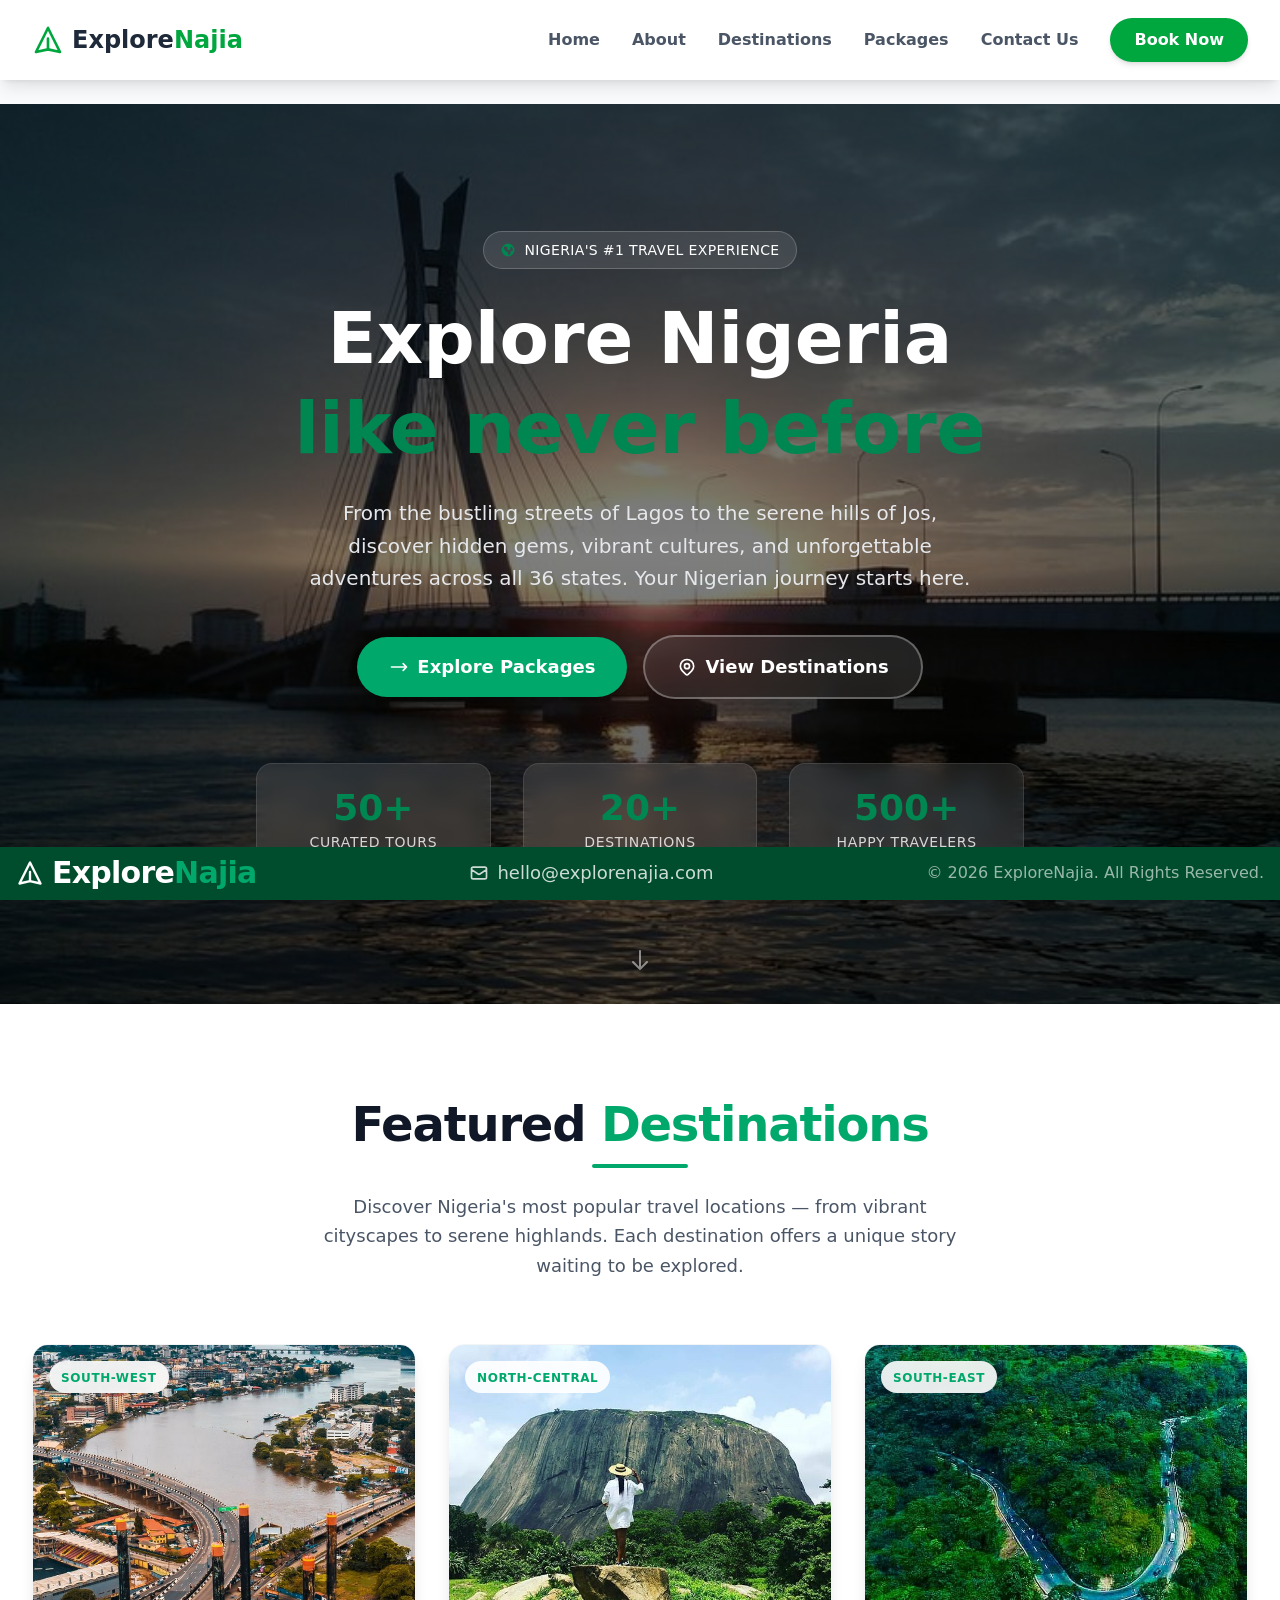
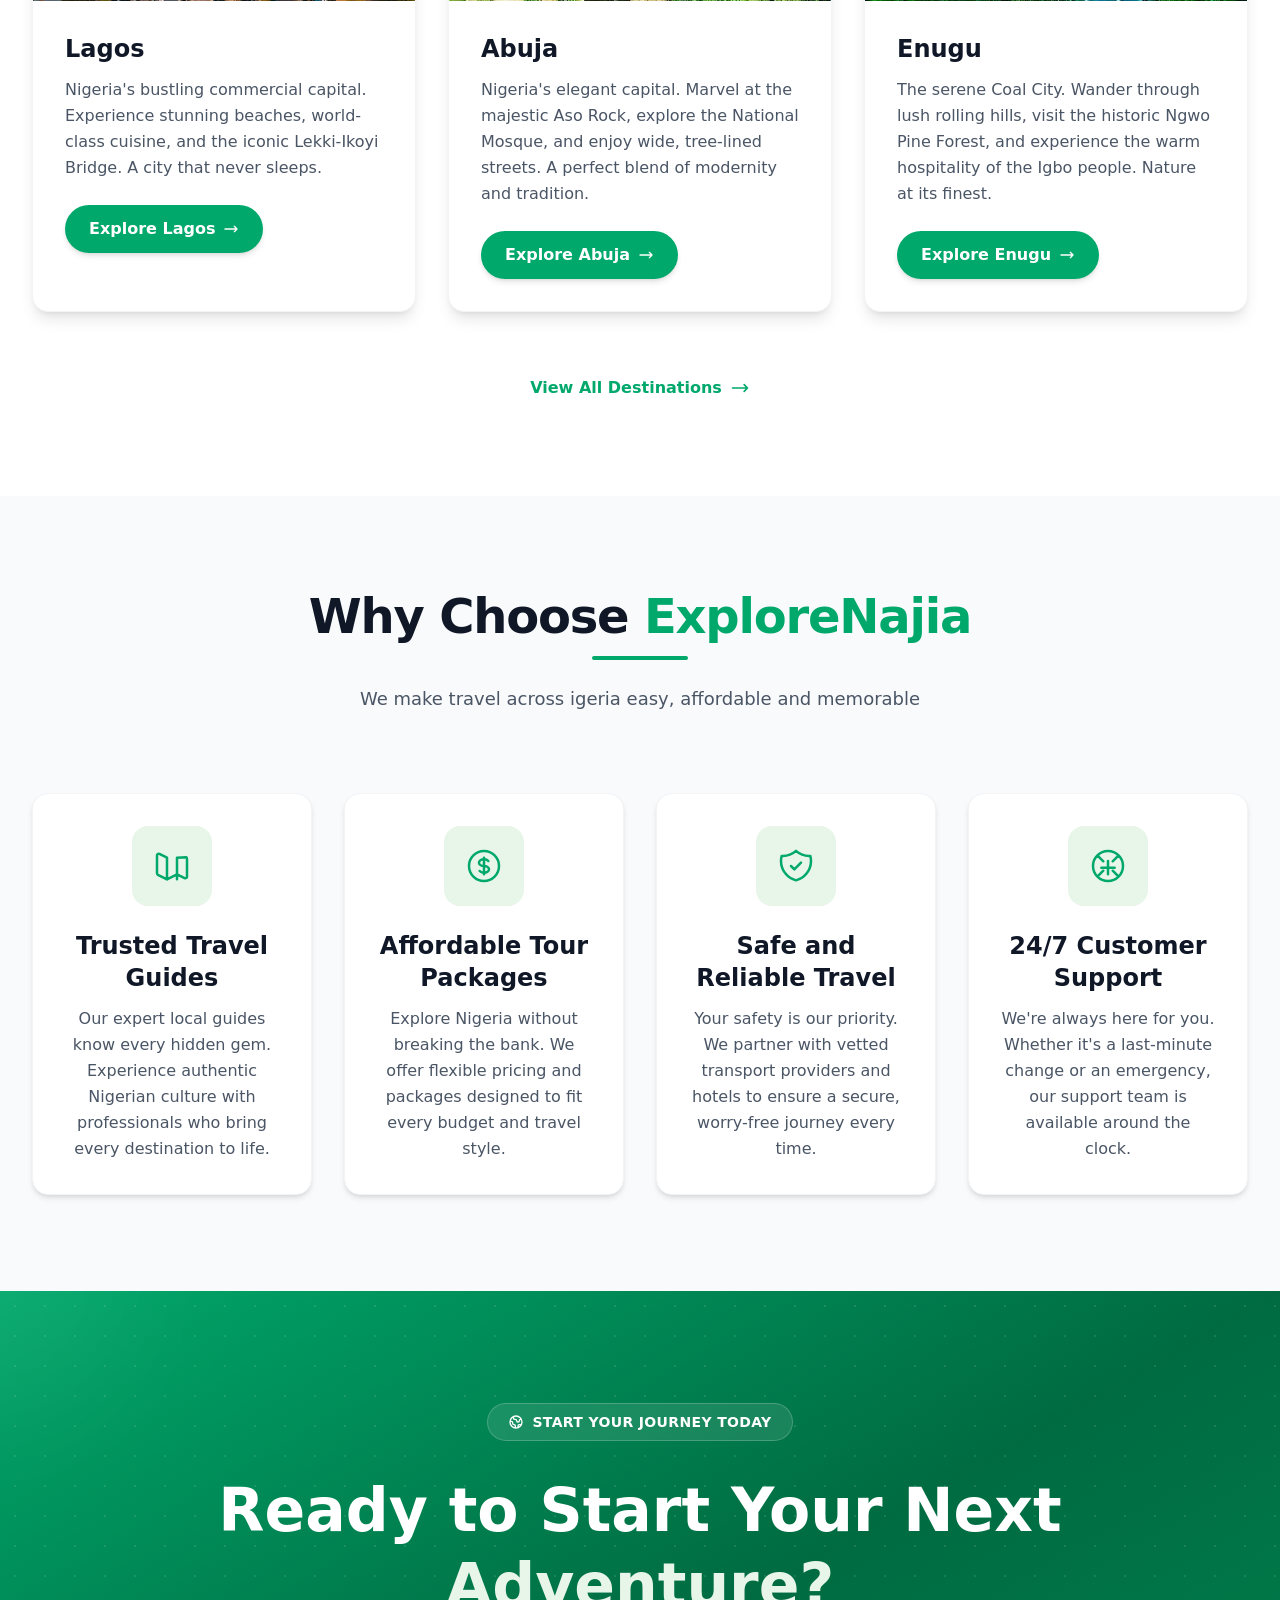
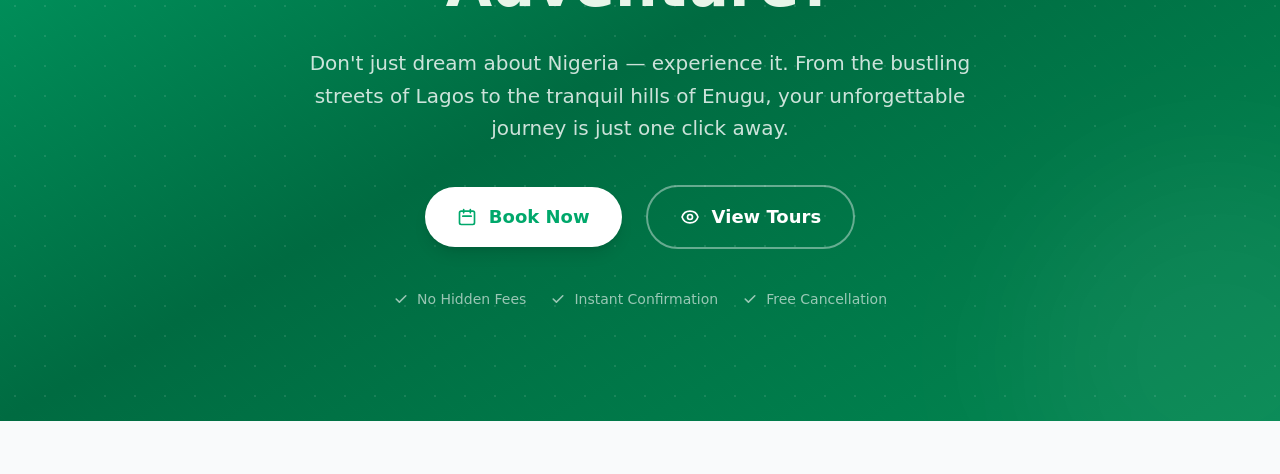
<file: index.html>
<!DOCTYPE html>
<html lang="en">
<head>
    <meta charset="UTF-8">
    <meta name="viewport" content="width=device-width, initial-scale=1.0">
    <title>ExploreNajia</title>
    <link rel="stylesheet" href="./css/output.css">
     <!-- Google Fonts for professional typography -->
     <link href="https://fonts.googleapis.com/css2?family=Inter:wght@300;400;500;600;700;800;900&display=swap" rel="stylesheet">
     
     <li></li>
    
</head>
<body class="bg-gray-50 font-sans antialiased">
    <header>

    <!-- Navbar -->
    <nav class="bg-white shadow-lg fixed w-full top-0 z-50">
        <div class="max-w-7xl mx-auto px-4 sm:px-6 lg:px-8">
            <div class="flex justify-between items-center h-20">
                
                <!-- Logo -->
                <a href="#" class="flex items-center space-x-2">
                    <svg class="w-8 h-8 text-green-600" fill="none" stroke="currentColor" viewBox="0 0 24 24">
                        <path stroke-linecap="round" stroke-linejoin="round" stroke-width="2" d="M12 19l9 2-9-18-9 18 9-2zm0 0v-8"></path>
                    </svg>
                    <span class="text-2xl font-bold text-gray-800">
                        Explore<span class="text-green-600">Najia</span>
                    </span>
                </a>

                <!-- Desktop Menu (5 items) -->
                <div class="hidden md:flex items-center space-x-8">
                    <a href="index.html" class="text-gray-600 hover:text-green-600 font-semibold transition-colors duration-200">Home</a>
                    <a href="about.html" class="text-gray-600 hover:text-green-600 font-semibold transition-colors duration-200">About</a>
                    <a href="destination.html" class="text-gray-600 hover:text-green-600 font-semibold transition-colors duration-200">Destinations</a>
                    <a href="packages.html" class="text-gray-600 hover:text-green-600 font-semibold transition-colors duration-200">Packages</a>
                    
                    <a href= "contact.html" class="text-gray-600 hover:text-green-600 font-semibold transition-colors duration-200">Contact Us</a>
                  
                  
                    
                    <!-- CTA Button -->
                    <a href="#" class="bg-green-600 text-white px-6 py-2.5 rounded-full font-semibold hover:bg-green-700 transition-colors duration-200 shadow-md">
                        Book Now
                    </a>
                </div>

                <!-- Mobile Menu Toggle (Checkbox Hack) -->
                <div class="md:hidden">
                    <label for="menu-toggle" class="cursor-pointer p-2 text-gray-600 hover:text-blue-600 transition-colors">
                        <svg class="w-7 h-7" fill="none" stroke="currentColor" viewBox="0 0 24 24">
                            <path stroke-linecap="round" stroke-linejoin="round" stroke-width="2" d="M4 6h16M4 12h16M4 18h16"></path>
                        </svg>
                    </label>
                    <input type="checkbox" id="menu-toggle" class="hidden peer">
                </div>
            </div>
        </div>

        <!-- Mobile Menu (Peer-checked) -->
        <div class="hidden peer-checked:block md:hidden bg-white border-t border-gray-100">
            <div class="px-4 py-3 space-y-1">
                <a href="index.html" class="block px-4 py-3 rounded-lg text-gray-700 font-medium hover:bg-blue-50 hover:text-green-600 transition-colors">Home</a>
                <a href="about.html" class="block px-4 py-3 rounded-lg text-gray-700 font-medium hover:bg-blue-50 hover:text-green-600 transition-colors">About Us</a>
                <a href="#" class="block px-4 py-3 rounded-lg text-gray-700 font-medium hover:bg-blue-50 hover:text-green-600 transition-colors">Destinations</a>
                <a href="#" class="block px-4 py-3 rounded-lg text-gray-700 font-medium hover:bg-blue-50 hover:text-green-600 transition-colors">Packages</a>
                <a href="#" class="block px-4 py-3 rounded-lg text-gray-700 font-medium hover:bg-blue-50 hover:text-green-600 transition-colors">Contact</a>
            
                <div class="pt-2 pb-1">
                    <a href="#" class="block w-full text-center bg-blue-600 text-white px-6 py-3 rounded-lg font-semibold hover:bg-blue-700 transition-colors">Book Now</a>
                </div>
            </div>
        </div>
    </nav>
    </header>

    <!-- Spacer for fixed navbar -->
    <div class="h-20"></div>


    <!--Hero section  -->

    <!-- Tailwind CSS CDN -->
    
   
    
    


    <!-- ============================================
         HERO SECTION START
         Full-width hero with Nigerian landmark background
    ============================================ -->
    <section class="relative w-full min-h-screen flex items-center justify-center overflow-hidden">

        <!-- ============================================
             BACKGROUND IMAGE LAYER
             Using Lekki-Ikoyi Link Bridge - iconic Lagos landmark
        ============================================ -->
        <div class="absolute inset-0 w-full h-full">
            <!-- Background image of Lekki-Ikoyi Bridge, Lagos -->
            <img 
                src="./images/hero-image.jpg" 
                alt="Lekki-Ikoyi Link Bridge, Lagos Nigeria"
                class="w-full h-full object-cover object-center"
            >
            <!-- ============================================
                 DARK OVERLAY
                 Ensures text readability over the image
            ============================================ -->
            <div class="absolute inset-0 bg-black/50"></div>
            <!-- Additional gradient overlay for depth -->
            <div class="absolute inset-0 bg-linear-to-t from-black/40 via-transparent to-black/30"></div>
        </div>

        <!-- ============================================
             HERO CONTENT CONTAINER
             Centered content with max-width for readability
        ============================================ -->
        <div class="relative z-10 w-full max-w-7xl mx-auto px-4 sm:px-6 lg:px-8 py-20 text-center">

            <!-- ============================================
                 TRAVEL BADGE
                 Small pill badge above the headline
            ============================================ -->
            <div class="inline-flex items-center gap-2 bg-white/10 backdrop-blur-sm border border-white/20 rounded-full px-4 py-2 mb-6 animate-fade-in">
                <!-- Globe icon -->
                <svg class="w-4 h-4 text-nigeria-green-light" fill="currentColor" viewBox="0 0 20 20">
                    <path fill-rule="evenodd" d="M10 18a8 8 0 100-16 8 8 0 000 16zM4.332 8.027a6.012 6.012 0 011.912-2.706C6.512 5.73 6.974 6 7.5 6A1.5 1.5 0 019 7.5V8a2 2 0 004 0 2 2 0 011.523-1.943A5.977 5.977 0 0116 10c0 .34-.028.675-.083 1H15a2 2 0 00-2 2v2.197A5.973 5.973 0 0110 16v-2a2 2 0 00-2-2 2 2 0 01-2-2 2 2 0 00-1.668-1.973z" clip-rule="evenodd"/>
                </svg>
                <span class="text-white text-sm font-medium tracking-wide uppercase">Nigeria's #1 Travel Experience</span>
            </div>

            <!-- ============================================
                 MAIN HEADLINE
                 Large bold text - primary message
            ============================================ -->
            <h1 class="text-4xl sm:text-5xl md:text-6xl lg:text-7xl font-black text-white leading-tight mb-6">
                Explore Nigeria<br>
                <span class="text-nigeria-green-light">like never before</span>
            </h1>

            <!-- ============================================
                 SUPPORTING DESCRIPTION
                 Encourages visitors to discover and book
            ============================================ -->
            <p class="text-lg sm:text-xl text-gray-200 max-w-2xl mx-auto mb-10 leading-relaxed">
                From the bustling streets of Lagos to the serene hills of Jos, discover hidden gems, 
                vibrant cultures, and unforgettable adventures across all 36 states. 
                Your Nigerian journey starts here.
            </p>

            <!-- ============================================
                 CALL-TO-ACTION BUTTONS
                 Two primary actions for visitors
            ============================================ -->
            <div class="flex flex-col sm:flex-row items-center justify-center gap-4 mb-16">
                
                <!-- Primary CTA: Explore Tours -->
                <a href="packages.html" class="w-full sm:w-auto group inline-flex items-center justify-center gap-2 bg-nigeria-green hover:bg-nigeria-green-dark active:bg-nigeria-green-dark text-white font-bold text-lg px-8 py-4 rounded-full transition-all duration-300 shadow-lg hover:shadow-xl  active:shadow-xl  hover:scale-105  active:scale-105">
                    <svg class="w-5 h-5 group-hover:translate-x-1   group-active:translate-x-1    transition-transform" fill="none" stroke="currentColor" viewBox="0 0 24 24">
                        <path stroke-linecap="round" stroke-linejoin="round" stroke-width="2" d="M17 8l4 4m0 0l-4 4m4-4H3"/>
                    </svg>
                    Explore Packages
                
                </a>

                <!-- Secondary CTA: View Destinations -->
                <a href="destination.html" class="w-full sm:w-auto group inline-flex items-center justify-center gap-2 bg-white/10 backdrop-blur-sm hover:bg-white/20    active:bg-white/20    text-white font-bold text-lg px-8 py-4 rounded-full border-2 border-white/30 hover:border-white/50   active:border-white/50   transition-all duration-300">
                    <svg class="w-5 h-5 group-hover:translate-x-1   group-active:translate-x-1    transition-transform" fill="none" stroke="currentColor" viewBox="0 0 24 24">
                        <path stroke-linecap="round" stroke-linejoin="round" stroke-width="2" d="M17.657 16.657L13.414 20.9a1.998 1.998 0 01-2.827 0l-4.244-4.243a8 8 0 1111.314 0z"/>
                        <path stroke-linecap="round" stroke-linejoin="round" stroke-width="2" d="M15 11a3 3 0 11-6 0 3 3 0 016 0z"/>
                    </svg>
                    View Destinations
                </a>
            </div>

            <!-- ============================================
                 TRAVEL STATISTICS
                 Social proof numbers at the bottom
            ============================================ -->
            <div class="grid grid-cols-1 sm:grid-cols-3 gap-6 sm:gap-8 max-w-3xl mx-auto">
                
                <!-- Stat 1: Tours -->
                <div class="bg-white/10 backdrop-blur-sm rounded-2xl p-6 border border-white/10 hover:bg-white/15   active:bg-white/15 transition-all duration-300">
                    <div class="text-nigeria-green-light text-3xl sm:text-4xl font-black mb-1">50+</div>
                    <div class="text-white/80 text-sm font-medium uppercase tracking-wider">Curated Tours</div>
                </div>

                <!-- Stat 2: Destinations -->
                <div class="bg-white/10 backdrop-blur-sm rounded-2xl p-6 border border-white/10 hover:bg-white/15 active:bg-white/15 transition-all duration-300">
                    <div class="text-nigeria-green-light text-3xl sm:text-4xl font-black mb-1">20+</div>
                    <div class="text-white/80 text-sm font-medium uppercase tracking-wider">Destinations</div>
                </div>

                <!-- Stat 3: Happy Travelers -->
                <div class="bg-white/10 backdrop-blur-sm rounded-2xl p-6 border border-white/10 hover:bg-white/15 active:bg-white/15 transition-all duration-300">
                    <div class="text-nigeria-green-light text-3xl sm:text-4xl font-black mb-1">500+</div>
                    <div class="text-white/80 text-sm font-medium uppercase tracking-wider">Happy Travelers</div>
                </div>

            </div>

        </div>

        <!-- ============================================
             SCROLL INDICATOR
             Subtle hint to scroll down
        ============================================ -->
        <div class="absolute bottom-8 left-1/2 transform -translate-x-1/2 animate-bounce hidden sm:block">
            <svg class="w-6 h-6 text-white/50" fill="none" stroke="currentColor" viewBox="0 0 24 24">
                <path stroke-linecap="round" stroke-linejoin="round" stroke-width="2" d="M19 14l-7 7m0 0l-7-7m7 7V3"/>
            </svg>
        </div>

    </section>
    <!-- ============================================
         HERO SECTION END
    ============================================ -->   


    <!-- ============================================
         FEATURED DESTINATIONS SECTION START
         Appears below the hero section on homepage
    ============================================ -->
    <section class="w-full py-16 sm:py-20 lg:py-24 bg-white">

        <!-- ============================================
             SECTION CONTAINER
             Max-width container with responsive padding
        ============================================ -->
        <div class="max-w-7xl mx-auto px-4 sm:px-6 lg:px-8">

            <!-- ============================================
                 SECTION HEADER
                 Title + subtitle centered above cards
            ============================================ -->
            <div class="text-center mb-12 sm:mb-16">
                
                <!-- Section Title -->
                <h2 class="text-3xl sm:text-4xl lg:text-5xl font-extrabold text-gray-900 mb-4 tracking-tight">
                    Featured <span class="text-nigeria-green">Destinations</span>
                </h2>
                
                <!-- Decorative underline -->
                <div class="w-24 h-1 bg-nigeria-green mx-auto rounded-full mb-6"></div>
                
                <!-- Subtitle encouraging exploration -->
                <p class="text-base sm:text-lg text-gray-600 max-w-2xl mx-auto leading-relaxed">
                    Discover Nigeria's most popular travel locations — from vibrant cityscapes to serene highlands. 
                    Each destination offers a unique story waiting to be explored.
                </p>
            </div>

            <!-- ============================================
                 DESTINATION CARDS GRID
                 3 responsive cards: Lagos, Abuja, Enugu
                 Stacks on mobile, side-by-side on desktop
            ============================================ -->
            <div class="grid grid-cols-1 md:grid-cols-2 lg:grid-cols-3 gap-6 sm:gap-8">

                <!-- ============================================
                     CARD 1: LAGOS
                     The commercial heartbeat of Nigeria
                ============================================ -->
                <div class="group bg-white rounded-2xl overflow-hidden shadow-lg hover:shadow-2xl transition-all duration-500 border border-gray-100 hover:-translate-y-2">
                    
                    <!-- Destination Image -->
                    <div class="relative h-56 sm:h-64 overflow-hidden">
                        <img 
                            src="./images/lagos.jpg" 
                            alt="heartbeat of nigeria-lagos"
                            class="w-full h-full object-cover transform group-hover:scale-110 transition-transform duration-700"
                        >
                        <!-- Green overlay on hover -->
                        <div class="absolute inset-0 bg-nigeria-green/0 group-hover:bg-nigeria-green/20    group-active:bg-nigeria-green/20 transition-colors duration-500"></div>
                        <!-- Location badge -->
                        <div class="absolute top-4 left-4 bg-white/90 backdrop-blur-sm px-3 py-1 rounded-full">
                            <span class="text-nigeria-green font-bold text-xs uppercase tracking-wider">South-West</span>
                        </div>
                    </div>

                    <!-- Card Content -->
                    <div class="p-6 sm:p-8">
                        <!-- Destination Name -->
                        <h3 class="text-2xl font-bold text-gray-900 mb-3 group-hover:text-nigeria-green  group-active::text-nigeria-green   transition-colors duration-300">
                            Lagos
                        </h3>
                        
                        <!-- Short Description -->
                        <p class="text-gray-600 text-sm sm:text-base leading-relaxed mb-6">
                            Nigeria's bustling commercial capital. Experience  stunning beaches, 
                            world-class cuisine, and the iconic Lekki-Ikoyi Bridge. A city that never sleeps.
                        </p>
                        
                        <!-- Explore Button -->
                        <a href="#" class="inline-flex items-center gap-2 bg-nigeria-green hover:bg-nigeria-green-dark  active:bg-nigeria-green-dark text-white font-semibold px-6 py-3 rounded-full transition-all duration-300 shadow-md hover:shadow-lg    active:shadow-lg  group/btn">
                            Explore Lagos
                            <svg class="w-4 h-4 group-hover/btn:translate-x-1     group-active/btn:translate-x-1      transition-transform duration-300" fill="none" stroke="currentColor" viewBox="0 0 24 24">
                                <path stroke-linecap="round" stroke-linejoin="round" stroke-width="2" d="M17 8l4 4m0 0l-4 4m4-4H3"/>
                            </svg>
                        </a>
                    </div>
                </div>

                <!-- ============================================
                     CARD 2: ABUJA
                     Nigeria's planned capital city
                ============================================ -->
                <div class="group bg-white rounded-2xl overflow-hidden shadow-lg hover:shadow-2xl   active:shadow-2xl   transition-all duration-500 border border-gray-100 hover:-translate-y-2      active:-translate-y-2     ">
                    
                    <!-- Destination Image -->
                    <div class="relative h-56 sm:h-64 overflow-hidden">
                        <img 
                            src="./images/abuja.jpg" 
                            alt="Abuja cityscape with Aso Rock in background"
                            class="w-full h-full object-cover transform group-hover:scale-110    group-active:scale-110    transition-transform duration-700"
                        >
                        <!-- Green overlay on hover -->
                        <div class="absolute inset-0 bg-nigeria-green/0 group-hover:bg-nigeria-green/20     group-active:bg-nigeria-green/20      transition-colors duration-500"></div>
                        <!-- Location badge -->
                        <div class="absolute top-4 left-4 bg-white/90 backdrop-blur-sm px-3 py-1 rounded-full">
                            <span class="text-nigeria-green font-bold text-xs uppercase tracking-wider">North-Central</span>
                        </div>
                    </div>

                    <!-- Card Content -->
                    <div class="p-6 sm:p-8">
                        <!-- Destination Name -->
                        <h3 class="text-2xl font-bold text-gray-900 mb-3 group-hover:text-nigeria-green     group-active:text-nigeria-green   transition-colors duration-300">
                            Abuja
                        </h3>
                        
                        <!-- Short Description -->
                        <p class="text-gray-600 text-sm sm:text-base leading-relaxed mb-6">
                            Nigeria's elegant capital. Marvel at the majestic Aso Rock, explore the National Mosque, 
                            and enjoy wide, tree-lined streets. A perfect blend of modernity and tradition.
                        </p>
                        
                        <!-- Explore Button -->
                        <a href="#" class="inline-flex items-center gap-2 bg-nigeria-green hover:bg-nigeria-green-dark   active:bg-nigeria-green-dark  text-white font-semibold px-6 py-3 rounded-full transition-all duration-300 shadow-md hover:shadow-lg   active:shadow-lg     group/btn">
                            Explore Abuja
                            <svg class="w-4 h-4 group-hover/btn:translate-x-1     group-active/btn:translate-x-1      transition-transform duration-300" fill="none" stroke="currentColor" viewBox="0 0 24 24">
                                <path stroke-linecap="round" stroke-linejoin="round" stroke-width="2" d="M17 8l4 4m0 0l-4 4m4-4H3"/>
                            </svg>
                        </a>
                    </div>
                </div>

                <!-- ============================================
                     CARD 3: ENUGU
                     The coal city with rolling hills
                ============================================ -->
                <div class="group bg-white rounded-2xl overflow-hidden shadow-lg hover:shadow-2xl    active:shadow-2xl  transition-all duration-500 border border-gray-100 hover:-translate-y-2">
                    
                    <!-- Destination Image -->
                    <div class="relative h-56 sm:h-64 overflow-hidden">
                        <img 
                            src="./images/enugu.jpg" 
                            alt="Enugu hilltop village landscape"
                            class="w-full h-full object-cover transform group-hover:scale-110    group-active:scale-110   transition-transform duration-700"
                        >
                        <!-- Green overlay on hover -->
                        <div class="absolute inset-0 bg-nigeria-green/0 group-hover:bg-nigeria-green/20   group-active:bg-nigeria-green/20   transition-colors duration-500"></div>
                        <!-- Location badge -->
                        <div class="absolute top-4 left-4 bg-white/90 backdrop-blur-sm px-3 py-1 rounded-full">
                            <span class="text-nigeria-green font-bold text-xs uppercase tracking-wider">South-East</span>
                        </div>
                    </div>

                    <!-- Card Content -->
                    <div class="p-6 sm:p-8">
                        <!-- Destination Name -->
                        <h3 class="text-2xl font-bold text-gray-900 mb-3 group-hover:text-nigeria-green   group-active:-nigeria-green  transition-colors duration-300">
                            Enugu
                        </h3>
                        
                        <!-- Short Description -->
                        <p class="text-gray-600 text-sm sm:text-base leading-relaxed mb-6">
                            The serene Coal City. Wander through lush rolling hills, visit the historic Ngwo Pine Forest, 
                            and experience the warm hospitality of the Igbo people. Nature at its finest.
                        </p>
                        
                        <!-- Explore Button -->
                        <a href="#" class="inline-flex items-center gap-2 bg-nigeria-green hover:bg-nigeria-green-dark  active:bg-nigeria-green-dark  text-white font-semibold px-6 py-3 rounded-full transition-all duration-300 shadow-md hover:shadow-lg active:hadow-lg  group/btn">
                            Explore Enugu
                            <svg class="w-4 h-4 group-hover/btn:translate-x-1     group-active/btn:translate-x-1    transition-transform duration-300" fill="none" stroke="currentColor" viewBox="0 0 24 24">
                                <path stroke-linecap="round" stroke-linejoin="round" stroke-width="2" d="M17 8l4 4m0 0l-4 4m4-4H3"/>
                            </svg>
                        </a>
                    </div>
                </div>

            </div>
            <!-- End of Cards Grid -->

            <!-- ============================================
                 VIEW ALL DESTINATIONS LINK
                 Optional footer link for the section
            ============================================ -->
            <div class="text-center mt-12 sm:mt-16">
                <a href="destination.html" class="inline-flex items-center gap-2 text-nigeria-green font-semibold hover:text-nigeria-green-dark   active:text-nigeria-green-dark  transition-colors duration-300 group">
                    View All Destinations
                    <svg class="w-5 h-5 group-hover:translate-x-1   group-active:translate-x-1   transition-transform duration-300" fill="none" stroke="currentColor" viewBox="0 0 24 24">
                        <path stroke-linecap="round" stroke-linejoin="round" stroke-width="2" d="M17 8l4 4m0 0l-4 4m4-4H3"/>
                    </svg>
                </a>
            </div>

        </div>
        <!-- End of Section Container -->

    </section>
    <!-- ============================================
         FEATURED DESTINATIONS SECTION END
    ============================================ -->




    <!-- ============================================
         WHY CHOOSE EXPLORENAJIA SECTION START
         Appears below Featured Destinations
    ============================================ -->
    <section class="w-full py-16 sm:py-20 lg:py-24 bg-nigeria-green-faint">

        <!-- ============================================
             SECTION CONTAINER
             Max-width container with responsive padding
        ============================================ -->
        <div class="max-w-7xl mx-auto px-4 sm:px-6 lg:px-8">

            <!-- ============================================
                 SECTION HEADER
                 Title + description centered above cards
            ============================================ -->
            <div class="text-center mb-12 sm:mb-16 lg:mb-20">
                
                <!-- Section Title -->
                <h2 class="text-3xl sm:text-4xl lg:text-5xl font-extrabold text-gray-900 mb-4 tracking-tight">
                    Why Choose <span class="text-nigeria-green">ExploreNajia</span>
                </h2>
                
                <!-- Decorative underline -->
                <div class="w-24 h-1 bg-nigeria-green mx-auto rounded-full mb-6"></div>
                
                <!-- Short Description -->
                <p class="text-base sm:text-lg text-gray-600 max-w-2xl mx-auto leading-relaxed">
                    We make travel across igeria easy, affordable and memorable
                </p>
            </div>

            <!-- ============================================
                 FEATURE CARDS GRID
                 4 responsive cards in a grid layout
                 1 column mobile → 2 columns tablet → 4 columns desktop
            ============================================ -->
            <div class="grid grid-cols-1 sm:grid-cols-2 lg:grid-cols-4 gap-6 sm:gap-8">

                <!-- ============================================
                     CARD 1: TRUSTED TRAVEL GUIDES
                     Expert local knowledge and guidance
                ============================================ -->
                <div class="group bg-white rounded-2xl p-6 sm:p-8 shadow-md hover:shadow-xl   active:shadow-xl   transition-all duration-500 border border-gray-100 hover:border-nigeria-green/20    active:border-nigeria-green/20      hover:-translate-y-2      active:-translate-y-2   text-center">
                    
                    <!-- Icon Container -->
                    <div class="w-16 h-16 sm:w-20 sm:h-20 mx-auto mb-6 bg-nigeria-green-pale rounded-2xl flex items-center justify-center group-hover:bg-nigeria-green    group-active:bg-nigeria-green    transition-colors duration-500">
                        <!-- Compass/Guide Icon -->
                        <svg class="w-8 h-8 sm:w-10 sm:h-10 text-nigeria-green group-hover:text-white    group-active:text-white  transition-colors duration-500" fill="none" stroke="currentColor" viewBox="0 0 24 24">
                            <path stroke-linecap="round" stroke-linejoin="round" stroke-width="1.5" d="M9 20l-5.447-2.724A1 1 0 013 16.382V5.618a1 1 0 011.447-.894L9 7m0 13l6-3m-6 3V7m6 10l4.553 2.276A1 1 0 0021 18.382V7.618a1 1 0 00-.553-.894L15 7m0 13V7"/>
                        </svg>
                    </div>

                    <!-- Card Title -->
                    <h3 class="text-xl sm:text-2xl font-bold text-gray-900 mb-3 group-hover:text-nigeria-green    group-active:text-nigeria-green transition-colors duration-300">
                        Trusted Travel Guides
                    </h3>

                    <!-- Card Description -->
                    <p class="text-gray-600 text-sm sm:text-base leading-relaxed">
                        Our expert local guides know every hidden gem. Experience authentic Nigerian culture with professionals who bring every destination to life.
                    </p>
                </div>

                <!-- ============================================
                     CARD 2: AFFORDABLE TOUR PACKAGES
                     Budget-friendly travel options
                ============================================ -->
                <div class="group bg-white rounded-2xl p-6 sm:p-8 shadow-md hover:shadow-xl   active:shadow-xl  transition-all duration-500 border border-gray-100 hover:border-nigeria-green/20     active:border-nigeria-green/20  hover:-translate-y-2   active:-translate-y-2  text-center">
                    
                    <!-- Icon Container -->
                    <div class="w-16 h-16 sm:w-20 sm:h-20 mx-auto mb-6 bg-nigeria-green-pale rounded-2xl flex items-center justify-center group-hover:bg-nigeria-green   group-active:bg-nigeria-green   transition-colors duration-500">
                        <!-- Wallet/Price Tag Icon -->
                        <svg class="w-8 h-8 sm:w-10 sm:h-10 text-nigeria-green group-hover:text-white   group-active:text-white transition-colors duration-500" fill="none" stroke="currentColor" viewBox="0 0 24 24">
                            <path stroke-linecap="round" stroke-linejoin="round" stroke-width="1.5" d="M12 8c-1.657 0-3 .895-3 2s1.343 2 3 2 3 .895 3 2-1.343 2-3 2m0-8c1.11 0 2.08.402 2.599 1M12 8V7m0 1v8m0 0v1m0-1c-1.11 0-2.08-.402-2.599-1M21 12a9 9 0 11-18 0 9 9 0 0118 0z"/>
                        </svg>
                    </div>

                    <!-- Card Title -->
                    <h3 class="text-xl sm:text-2xl font-bold text-gray-900 mb-3 group-hover:text-nigeria-green    group-active:text-nigeria-green   transition-colors duration-300">
                        Affordable Tour Packages
                    </h3>

                    <!-- Card Description -->
                    <p class="text-gray-600 text-sm sm:text-base leading-relaxed">
                        Explore Nigeria without breaking the bank. We offer flexible pricing and packages designed to fit every budget and travel style.
                    </p>
                </div>

                <!-- ============================================
                     CARD 3: SAFE AND RELIABLE TRAVEL
                     Security and dependability assurance
                ============================================ -->
                <div class="group bg-white rounded-2xl p-6 sm:p-8 shadow-md hover:shadow-xl   active:shadow-xl   transition-all duration-500 border border-gray-100 hover:border-nigeria-green/20    active:border-nigeria-green/20    hover:-translate-y-2    active:-translate-y-2    text-center">
                    
                    <!-- Icon Container -->
                    <div class="w-16 h-16 sm:w-20 sm:h-20 mx-auto mb-6 bg-nigeria-green-pale rounded-2xl flex items-center justify-center group-hover:bg-nigeria-green group-active:bg-nigeria-green  transition-colors duration-500">
                        <!-- Shield/Security Icon -->
                        <svg class="w-8 h-8 sm:w-10 sm:h-10 text-nigeria-green group-hover:text-white    group-active:text-white  transition-colors duration-500" fill="none" stroke="currentColor" viewBox="0 0 24 24">
                            <path stroke-linecap="round" stroke-linejoin="round" stroke-width="1.5" d="M9 12l2 2 4-4m5.618-4.016A11.955 11.955 0 0112 2.944a11.955 11.955 0 01-8.618 3.04A12.02 12.02 0 003 9c0 5.591 3.824 10.29 9 11.622 5.176-1.332 9-6.03 9-11.622 0-1.042-.133-2.052-.382-3.016z"/>
                        </svg>
                    </div>

                    <!-- Card Title -->
                    <h3 class="text-xl sm:text-2xl font-bold text-gray-900 mb-3 group-hover:text-nigeria-green   group-active:bg-nigeria-green  transition-colors duration-300">
                        Safe and Reliable Travel
                    </h3>

                    <!-- Card Description -->
                    <p class="text-gray-600 text-sm sm:text-base leading-relaxed">
                        Your safety is our priority. We partner with vetted transport providers and hotels to ensure a secure, worry-free journey every time.
                    </p>
                </div>

                <!-- ============================================
                     CARD 4: 24/7 CUSTOMER SUPPORT
                     Round-the-clock assistance
                ============================================ -->
                <div class="group bg-white rounded-2xl p-6 sm:p-8 shadow-md hover:shadow-xl   active:shadow-xl  transition-all duration-500 border border-gray-100 hover:border-nigeria-green/20    active:border-nigeria-green/20  hover:-translate-y-2   active:-translate-y-2  text-center">
                    
                    <!-- Icon Container -->
                    <div class="w-16 h-16 sm:w-20 sm:h-20 mx-auto mb-6 bg-nigeria-green-pale rounded-2xl flex items-center justify-center group-hover:bg-nigeria-green group-active:bg-nigeria-green transition-colors duration-500">
                        <!-- Headset/Support Icon -->
                        <svg class="w-8 h-8 sm:w-10 sm:h-10 text-nigeria-green group-hover:text-white   group-active:text-white  transition-colors duration-500" fill="none" stroke="currentColor" viewBox="0 0 24 24">
                            <path stroke-linecap="round" stroke-linejoin="round" stroke-width="1.5" d="M18.364 5.636l-3.536 3.536m0 5.656l3.536 3.536M9.172 9.172L5.636 5.636m3.536 9.192l-3.536 3.536M21 12a9 9 0 11-18 0 9 9 0 0118 0zM12 9v4m0 0v4m0-4h4m-4 0H8"/>
                        </svg>
                    </div>

                    <!-- Card Title -->
                    <h3 class="text-xl sm:text-2xl font-bold text-gray-900 mb-3 group-hover:text-nigeria-green  group-active:bg-nigeria-green transition-colors duration-300">
                        24/7 Customer Support
                    </h3>

                    <!-- Card Description -->
                    <p class="text-gray-600 text-sm sm:text-base leading-relaxed">
                        We're always here for you. Whether it's a last-minute change or an emergency, our support team is available around the clock.
                    </p>
                </div>

            </div>
            <!-- End of Features Cards Grid -->

        </div>
        <!-- End of Section Container -->


    </section>
    <!-- ============================================
         WHY CHOOSE EXPLORENAJIA SECTION END
    ============================================ -->


    

    <!-- ============================================
         CALL TO ACTION SECTION START
         Appears directly below "Why Choose ExploreNajia"
         Full-width section with green gradient background
    ============================================ -->
    <section class="relative w-full overflow-hidden">

        <!-- ============================================
             BACKGROUND LAYER
             Green gradient with subtle pattern overlay
             Creates a travel-inspired, vibrant feel
        ============================================ -->
        <div class="absolute inset-0 bg-linear-to-br from-nigeria-green via-nigeria-green-dark to-nigeria-green-light">
            <!-- Subtle dot pattern overlay for texture -->
            <div class="absolute inset-0 opacity-10" style="background-image: radial-gradient(circle, #ffffff 1px, transparent 1px); background-size: 30px 30px;"></div>
            <!-- Subtle diagonal lines for depth -->
            <div class="absolute inset-0 opacity-5" style="background-image: linear-gradient(45deg, transparent 40%, rgba(255,255,255,0.1) 40%, rgba(255,255,255,0.1) 41%, transparent 41%); background-size: 20px 20px;"></div>
        </div>

        <!-- Decorative shapes -->
        <div class="absolute top-0 left-0 w-64 h-64 bg-white/5 rounded-full -translate-x-1/2 -translate-y-1/2 blur-3xl"></div>
        <div class="absolute bottom-0 right-0 w-96 h-96 bg-white/5 rounded-full translate-x-1/3 translate-y-1/3 blur-3xl"></div>

        <!-- ============================================
             CONTENT CONTAINER
             Centered content with responsive padding
        ============================================ -->
        <div class="relative z-10 max-w-7xl mx-auto px-4 sm:px-6 lg:px-8 py-16 sm:py-20 lg:py-28 text-center">

            <!-- ============================================
                 TRAVEL BADGE
                 Small pill badge above the headline
            ============================================ -->
            <div class="inline-flex items-center gap-2 bg-white/10 backdrop-blur-sm border border-white/20 rounded-full px-5 py-2 mb-8">
                <svg class="w-4 h-4 text-white" fill="none" stroke="currentColor" viewBox="0 0 24 24">
                    <path stroke-linecap="round" stroke-linejoin="round" stroke-width="2" d="M3.055 11H5a2 2 0 012 2v1a2 2 0 002 2 2 2 0 012 2v2.945M8 3.935V5.5A2.5 2.5 0 0010.5 8h.5a2 2 0 012 2 2 2 0 104 0 2 2 0 012-2h1.064M15 20.488V18a2 2 0 012-2h3.064M21 12a9 9 0 11-18 0 9 9 0 0118 0z"/>
                </svg>
                <span class="text-white text-sm font-semibold tracking-wide uppercase">Start Your Journey Today</span>
            </div>

            <!-- ============================================
                 MAIN HEADLINE
                 Large bold text encouraging adventure
            ============================================ -->
            <h2 class="text-3xl sm:text-4xl md:text-5xl lg:text-6xl font-black text-white leading-tight mb-6 max-w-4xl mx-auto">
                Ready to Start Your Next 
                <span class="text-nigeria-green-pale">Adventure?</span>
            </h2>

            <!-- ============================================
                 SUPPORTING DESCRIPTION
                 Encourages visitors to take action
            ============================================ -->
            <p class="text-base sm:text-lg md:text-xl text-white/80 max-w-2xl mx-auto mb-10 leading-relaxed">
                Don't just dream about Nigeria — experience it. From the bustling streets of Lagos to the tranquil hills of Enugu, 
                your unforgettable journey is just one click away.
            </p>

            <!-- ============================================
                 CALL-TO-ACTION BUTTONS
                 Two buttons: Book Now (primary) + View Tours (secondary)
                 With subtle hover effects
            ============================================ -->
            <div class="flex flex-col sm:flex-row items-center justify-center gap-4 sm:gap-6">

                <!-- ============================================
                     PRIMARY CTA: BOOK NOW
                     White button with green text
                     Most prominent action
                ============================================ -->
                <a href="#" class="w-full sm:w-auto group inline-flex items-center justify-center gap-3 bg-white text-nigeria-green font-bold text-lg px-8 py-4 rounded-full transition-all duration-300 shadow-lg hover:shadow-2xl    active:shadow-2xl    hover:scale-105   active:scale-105   hover:bg-nigeria-green-pale   active:bg-nigeria-green-pale   ">
                    <svg class="w-5 h-5 group-hover:translate-x-1      group-active:translate-x-1    transition-transform duration-300" fill="none" stroke="currentColor" viewBox="0 0 24 24">
                        <path stroke-linecap="round" stroke-linejoin="round" stroke-width="2" d="M8 7V3m8 4V3m-9 8h10M5 21h14a2 2 0 002-2V7a2 2 0 00-2-2H5a2 2 0 00-2 2v12a2 2 0 002 2z"/>
                    </svg>
                    Book Now
                </a>

                <!-- ============================================
                     SECONDARY CTA: VIEW TOURS
                     Transparent button with white border
                     Alternative action for browsing
                ============================================ -->
                <a href="#" class="w-full sm:w-auto group inline-flex items-center justify-center gap-3 bg-transparent text-white font-bold text-lg px-8 py-4 rounded-full border-2 border-white/40 hover:border-white   active:border-white   hover:bg-white/10    active:bg-white/10   transition-all duration-300 hover:scale-105  active:scale-105  ">
                    <svg class="w-5 h-5 group-hover:translate-x-1   group-active:translate-x-1   transition-transform duration-300" fill="none" stroke="currentColor" viewBox="0 0 24 24">
                        <path stroke-linecap="round" stroke-linejoin="round" stroke-width="2" d="M15 12a3 3 0 11-6 0 3 3 0 016 0z"/>
                        <path stroke-linecap="round" stroke-linejoin="round" stroke-width="2" d="M2.458 12C3.732 7.943 7.523 5 12 5c4.478 0 8.268 2.943 9.542 7-1.274 4.057-5.064 7-9.542 7-4.477 0-8.268-2.943-9.542-7z"/>
                    </svg>
                    View Tours
                </a>

            </div>

            <!-- ============================================
                 TRUST INDICATORS
                 Small text showing trust and reliability
            ============================================ -->
            <div class="mt-10 flex flex-wrap items-center justify-center gap-6 text-white/60 text-sm">
                <div class="flex items-center gap-2">
                    <svg class="w-4 h-4" fill="currentColor" viewBox="0 0 20 20">
                        <path fill-rule="evenodd" d="M16.707 5.293a1 1 0 010 1.414l-8 8a1 1 0 01-1.414 0l-4-4a1 1 0 011.414-1.414L8 12.586l7.293-7.293a1 1 0 011.414 0z" clip-rule="evenodd"/>
                    </svg>
                    <span>No Hidden Fees</span>
                </div>
                <div class="flex items-center gap-2">
                    <svg class="w-4 h-4" fill="currentColor" viewBox="0 0 20 20">
                        <path fill-rule="evenodd" d="M16.707 5.293a1 1 0 010 1.414l-8 8a1 1 0 01-1.414 0l-4-4a1 1 0 011.414-1.414L8 12.586l7.293-7.293a1 1 0 011.414 0z" clip-rule="evenodd"/>
                    </svg>
                    <span>Instant Confirmation</span>
                </div>
                <div class="flex items-center gap-2">
                    <svg class="w-4 h-4" fill="currentColor" viewBox="0 0 20 20">
                        <path fill-rule="evenodd" d="M16.707 5.293a1 1 0 010 1.414l-8 8a1 1 0 01-1.414 0l-4-4a1 1 0 011.414-1.414L8 12.586l7.293-7.293a1 1 0 011.414 0z" clip-rule="evenodd"/>
                    </svg>
                    <span>Free Cancellation</span>
                </div>
            </div>

        </div>
        <!-- End of Content Container -->

    </section>
    <!-- ============================================
         CALL TO ACTION SECTION END
    ============================================ -->



    

    <!-- ============================================
         FOOTER SECTION START
         Simple, centered footer with dark green background
         Appears at the bottom of the homepage
    ============================================ -->
   <footer class="w-full bg-nigeria-green-darker sticky bottom-0 text-sm z-10">
    <!-- ============================================
         FOOTER CONTENT CONTAINER
         Centered content with responsive padding
    ============================================ -->
    <div class="max-w-7xl mx-auto px-2 py-1 sm:px-4 lg:px-4 py-2">
        
        <!-- Mobile: Stack vertically | Desktop: Row with space-between -->
        <div class="flex flex-col sm:flex-row items-center justify-between gap-4">
            
            <!-- ============================================
                 BRAND NAME
                 ExploreNajia logo text with plane icon
            ============================================ -->
            <div>
                <a href="#" class="inline-flex items-center gap-2 group">
                    <!-- Plane Icon -->
                    <svg class="w-7 h-7 text-white group-hover:text-nigeria-green     group-active:text-nigeria-green   transition-colors duration-300" fill="none" stroke="currentColor" viewBox="0 0 24 24">
                        <path stroke-linecap="round" stroke-linejoin="round" stroke-width="2" d="M12 19l9 2-9-18-9 18 9-2zm0 0v-8"/>
                    </svg>
                    <!-- Brand Name -->
                    <span class="text-2xl sm:text-3xl font-extrabold text-white tracking-tight">
                        Explore<span class="text-nigeria-green">Najia</span>
                    </span>
                </a>
            </div>

            <!-- ============================================
                 EMAIL ADDRESS SECTION
                 Contact email with mail icon
            ============================================ -->
            <div>
                <a href="mailto:hello@explorenajia.com" class="inline-flex items-center gap-2 text-white/80 hover:text-white  active:text-white  transition-colors duration-300 group">
                    <!-- Mail Icon -->
                    <svg class="w-5 h-5 group-hover:scale-110    group-active:scale-110    transition-transform duration-300" fill="none" stroke="currentColor" viewBox="0 0 24 24">
                        <path stroke-linecap="round" stroke-linejoin="round" stroke-width="2" d="M3 8l7.89 5.26a2 2 0 002.22 0L21 8M5 19h14a2 2 0 002-2V7a2 2 0 00-2-2H5a2 2 0 00-2 2v10a2 2 0 002 2z"/>
                    </svg>
                    <!-- Email Address -->
                    <span class="text-base sm:text-lg font-medium">hello@explorenajia.com</span>
                </a>
            </div>

            <!-- ============================================
                 COPYRIGHT TEXT
                 Year 2026 with all rights reserved
            ============================================ -->
            <p class="text-white/60 text-sm sm:text-base">
                &copy; 2026 ExploreNajia. All Rights Reserved.
            </p>
            
        </div>
    </div>
    <!-- End of Footer Content Container -->
</footer>
    <!-- ============================================
         FOOTER SECTION END
    ============================================ -->

    

</body>
</html>
</file>
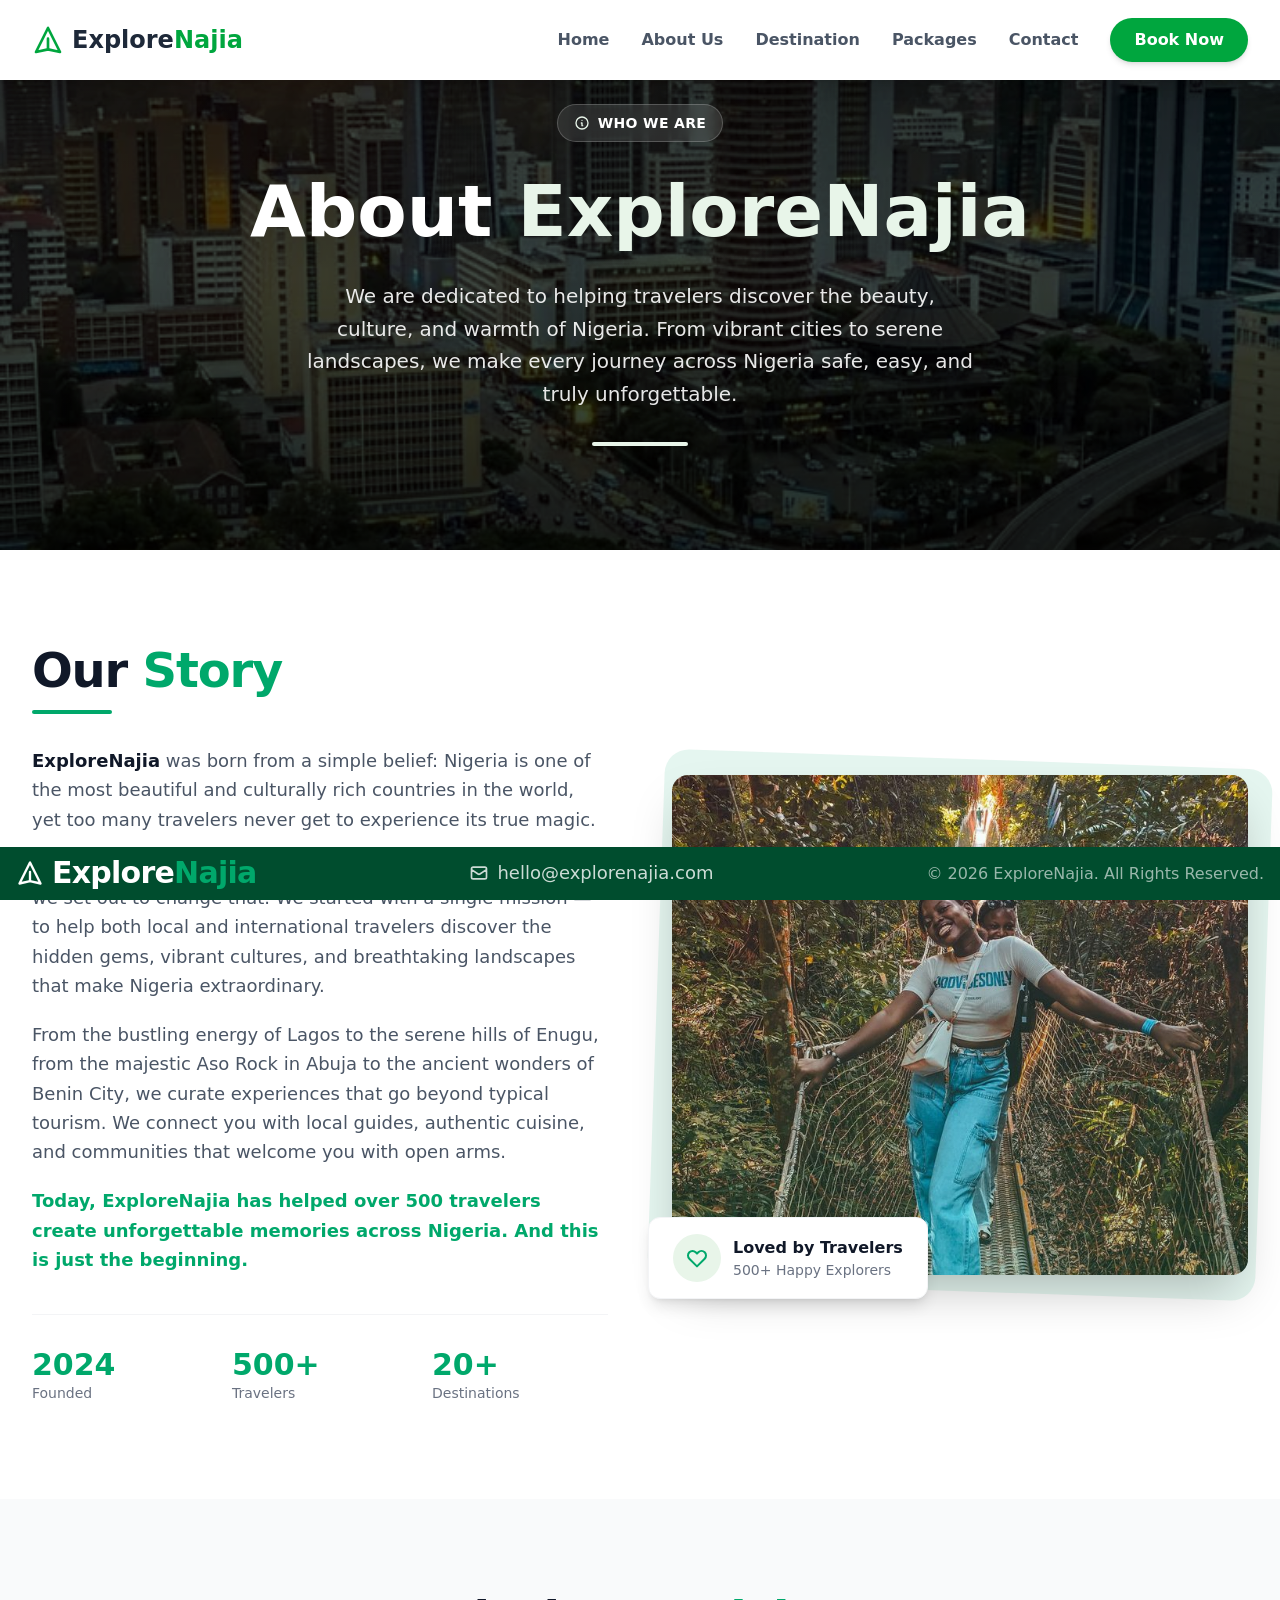
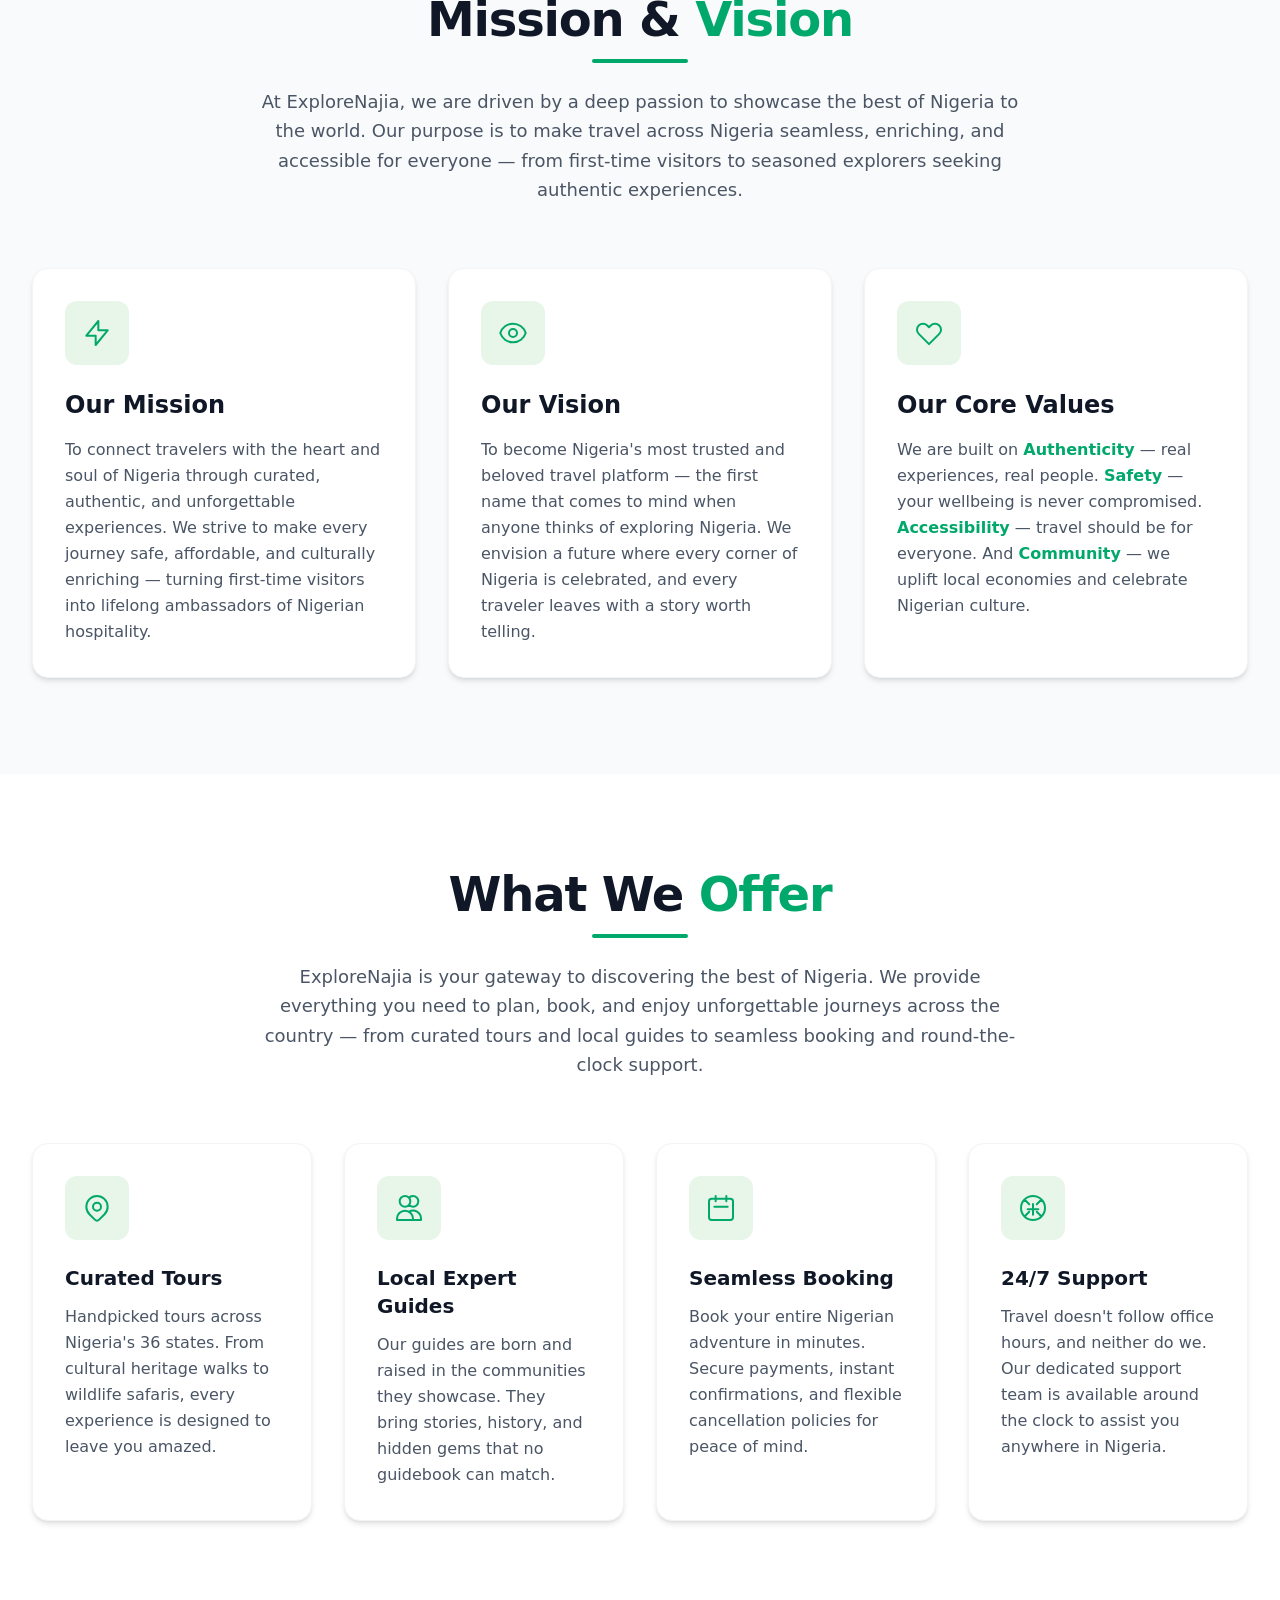
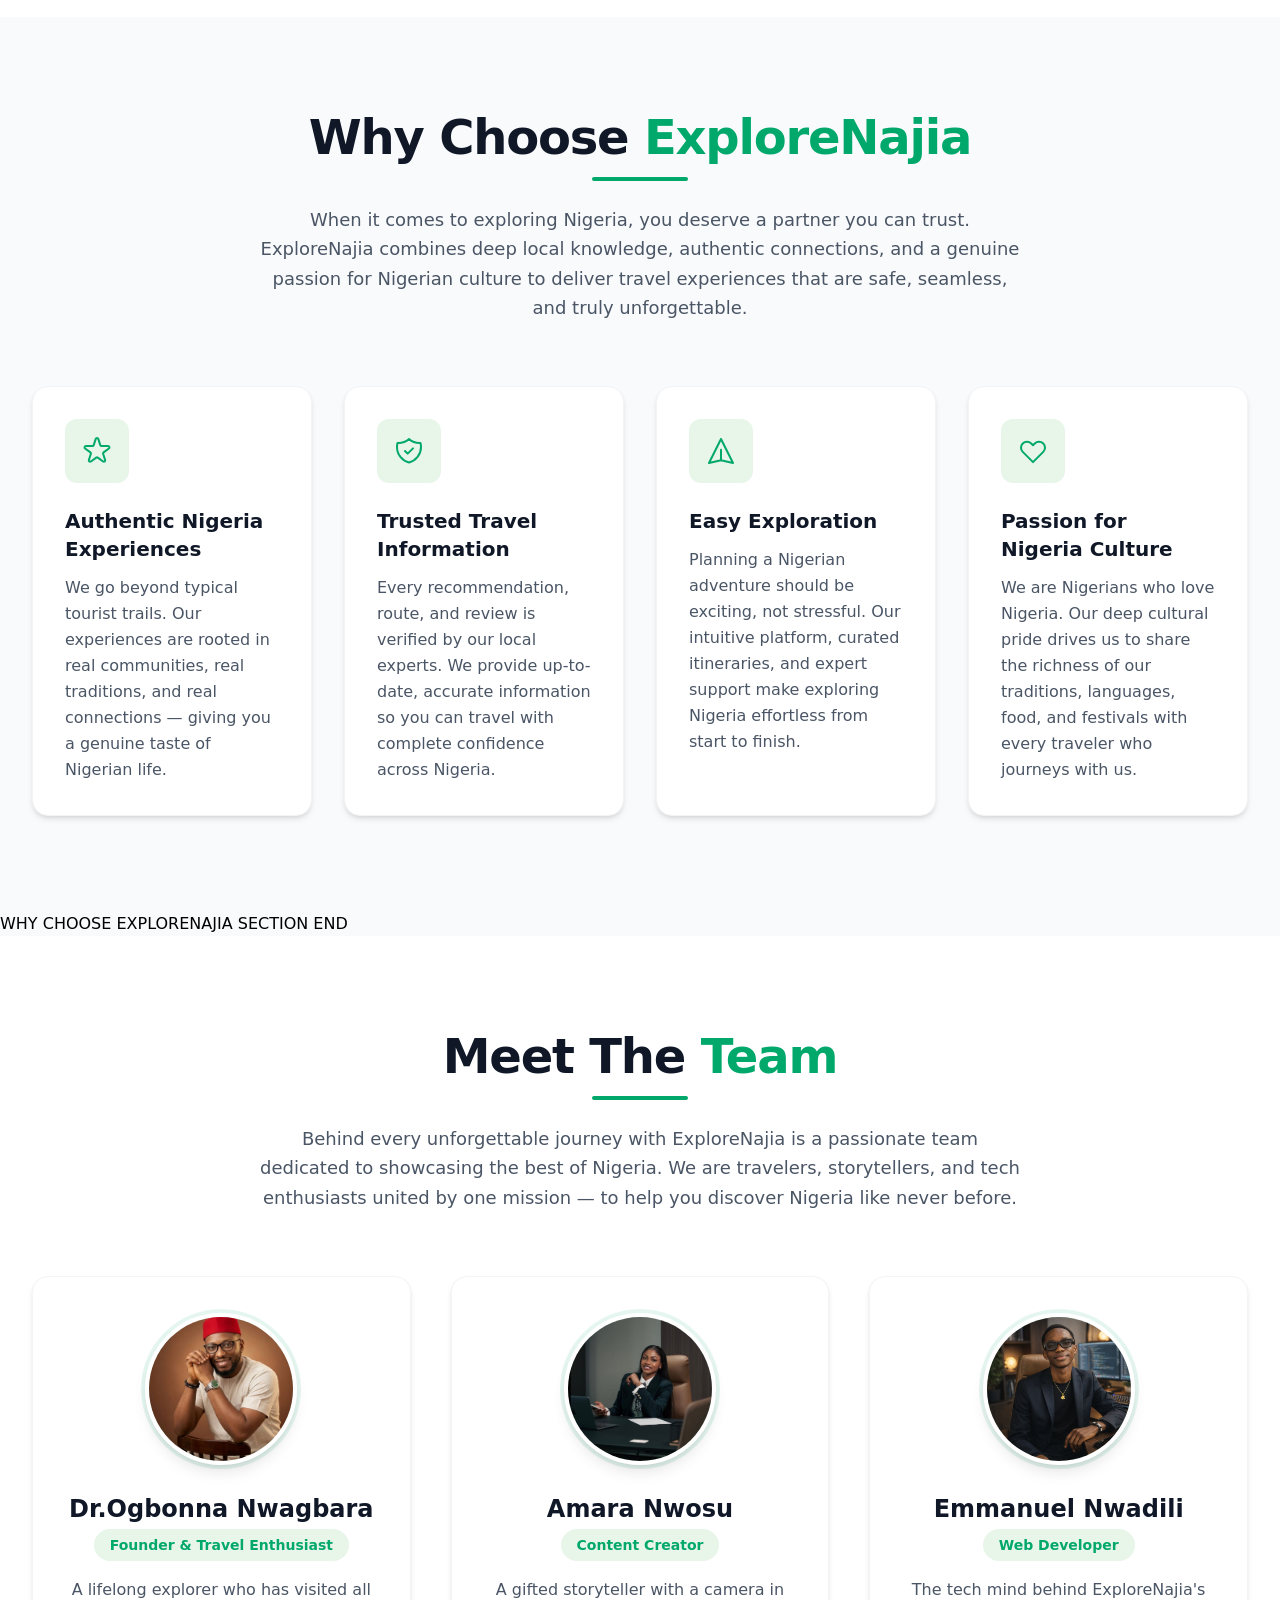
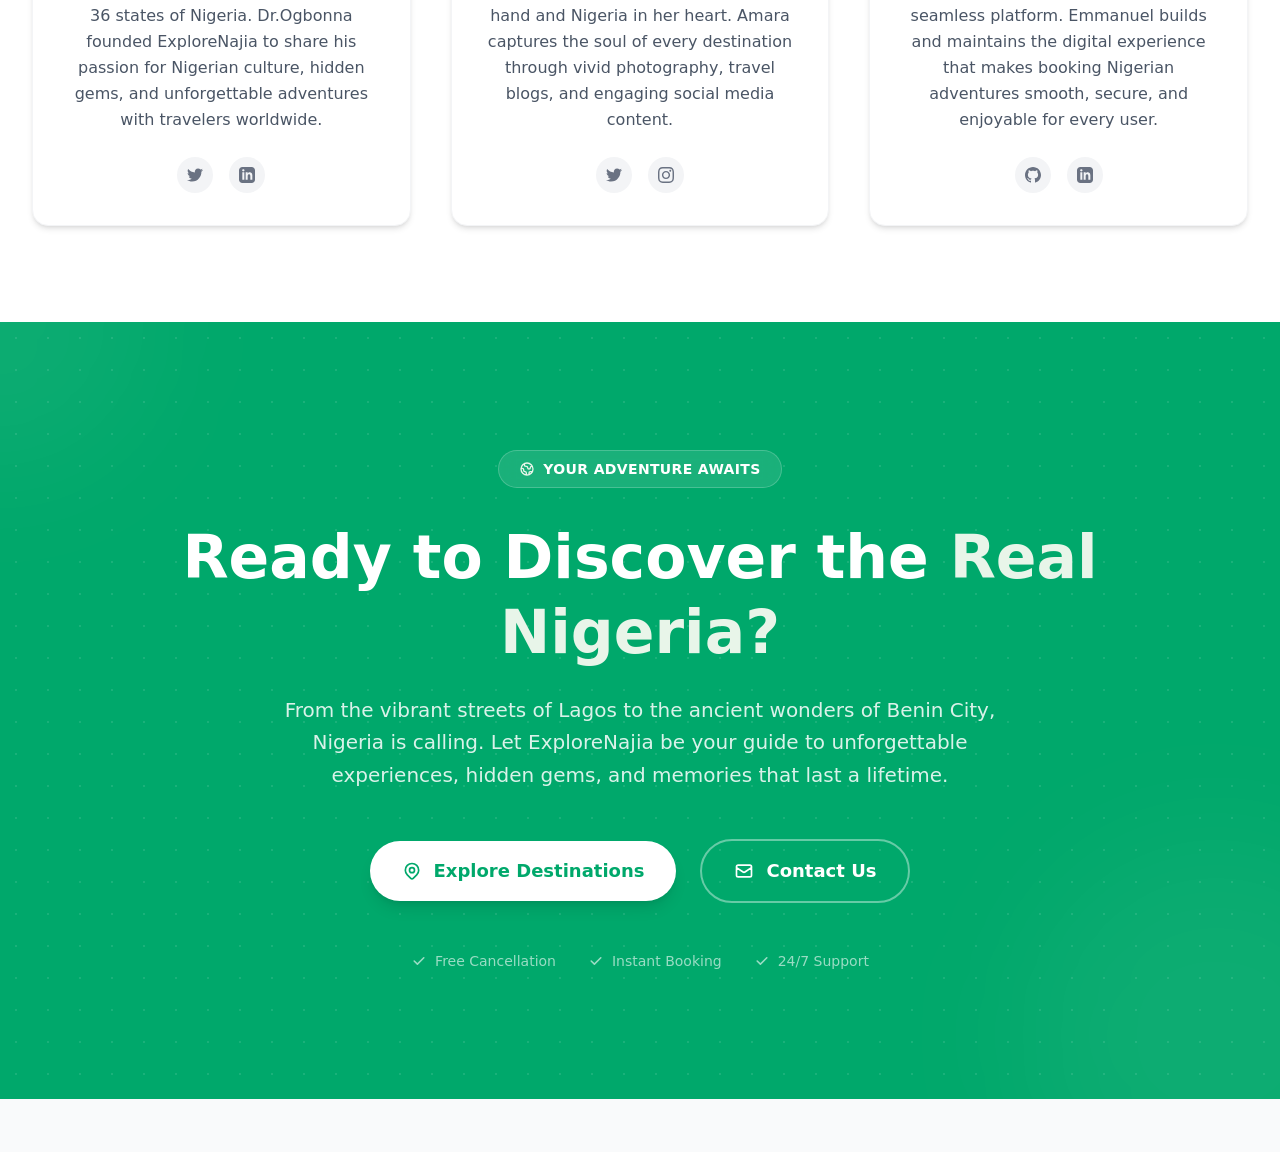
<file: about.html>
<!DOCTYPE html>
<html lang="en">
<head>
    <meta charset="UTF-8">
    <meta name="viewport" content="width=device-width, initial-scale=1.0">
    <title>ExploreNajia - About Banner</title>
    <!-- Tailwind CSS CDN -->
     <link rel="stylesheet" href="./css/output.css">

    <!-- Google Fonts -->
    <link href="https://fonts.googleapis.com/css2?family=Inter:wght@300;400;500;600;700;800;900&display=swap" rel="stylesheet">
   
</head>
<body class="font-sans antialiased bg-gray-50 ">
    <header>
        <nav class="bg-white shadow-lg fixed w-full top-0 z-50">
        <div class="max-w-7xl mx-auto px-4 sm:px-6 lg:px-8">
            <div class="flex justify-between items-center h-20">
                
                <!-- Logo -->
                <a href="#" class="flex items-center space-x-2">
                    <svg class="w-8 h-8 text-green-600" fill="none" stroke="currentColor" viewBox="0 0 24 24">
                        <path stroke-linecap="round" stroke-linejoin="round" stroke-width="2" d="M12 19l9 2-9-18-9 18 9-2zm0 0v-8"></path>
                    </svg>
                    <span class="text-2xl font-bold text-gray-800">
                        Explore<span class="text-green-600">Najia</span>
                    </span>
                </a>

                <!-- Desktop Menu (5 items) -->
                <div class="hidden md:flex items-center space-x-8">
                    <a href="index.html" class="text-gray-600 hover:text-green-600 font-semibold transition-colors duration-200">Home</a>

                    <a href="#" class="text-gray-600 hover:text-green-600 font-semibold transition-colors duration-200">About Us</a>

                    <a href="destination.html" class="text-gray-600 hover:text-green-600 font-semibold transition-colors duration-200">Destination</a>

                    <a href="packages.html" class="text-gray-600 hover:text-green-600 font-semibold transition-colors duration-200">Packages </a>

                    <a href="contact.html" class="text-gray-600 hover:text-green-600 font-semibold transition-colors duration-200">Contact</a>
              
                    
                    <!-- CTA Button -->
                    <a href="#" class="bg-green-600 text-white px-6 py-2.5 rounded-full font-semibold hover:bg-green-700 transition-colors duration-200 shadow-md">
                        Book Now
                    </a>
                </div>

                <!-- Mobile Menu Toggle (Checkbox Hack) -->
                <div class="md:hidden">
                    <label for="menu-toggle" class="cursor-pointer p-2 text-gray-600 hover:text-green-600 transition-colors">
                        <svg class="w-7 h-7" fill="none" stroke="currentColor" viewBox="0 0 24 24">
                            <path stroke-linecap="round" stroke-linejoin="round" stroke-width="2" d="M4 6h16M4 12h16M4 18h16"></path>
                        </svg>
                    </label>
                    <input type="checkbox" id="menu-toggle" class="hidden peer">
                </div>
            </div>
        </div>

        <!-- Mobile Menu (Peer-checked) -->
        <div class="hidden peer-checked:block md:hidden bg-white border-t border-gray-100">
            <div class="px-4 py-3 space-y-1">
                <a href="#" class="block px-4 py-3 rounded-lg text-gray-700 font-medium hover:bg-blue-50 hover:text-green-600 transition-colors">Home</a>
                <a href="#" class="block px-4 py-3 rounded-lg text-gray-700 font-medium hover:bg-blue-50 hover:text-green-600 transition-colors">Destinations</a>
                <a href="#" class="block px-4 py-3 rounded-lg text-gray-700 font-medium hover:bg-blue-50 hover:text-green-600 transition-colors">Packages</a>
                <a href="#" class="block px-4 py-3 rounded-lg text-gray-700 font-medium hover:bg-blue-50 hover:text-green-600 transition-colors">Tours</a>
                <a href="#" class="block px-4 py-3 rounded-lg text-gray-700 font-medium hover:bg-blue-50 hover:text-green-600 transition-colors">About</a>
                <a href="#" class="block px-4 py-3 rounded-lg text-gray-700 font-medium hover:bg-blue-50 hover:text-green-600 transition-colors">Contact</a>
                <div class="pt-2 pb-1">
                    <a href="#" class="block w-full text-center bg-green-600 text-black px-6 py-3 rounded-lg font-semibold hover:bg-green-700 transition-colors">Book Now</a>
                </div>
            </div>
        </div>
    </nav>
    </header>

    <!-- ============================================
         ABOUT BANNER SECTION START
         Full-width banner for the About Page
         Features travel-themed background with dark overlay
    ============================================ -->
    <section class="relative w-full min-h-100 sm:min-h-125 lg:min-h-137.5 flex items-center justify-center overflow-hidden">

        <!-- ============================================
             BACKGROUND IMAGE LAYER
             Scenic Nigerian landscape with green hills
             and golden sunset - perfect travel theme
        ============================================ -->
        <div class="absolute inset-0 w-full h-full">
            <!-- Background image of Nigerian scenic landscape -->
            <img 
                src="./images/about-hero-img.jpg" 
                alt="Scenic Nigerian landscape with green hills and sunset"
                class="w-full h-full object-cover object-center"
            >
            
            <!-- ============================================
                 DARK OVERLAY
                 Multi-layer overlay for text readability
                 Green tint for brand consistency
            ============================================ -->
            <!-- Primary dark overlay -->
            <div class="absolute inset-0 bg-black/60"></div>
            <!-- Secondary green tint overlay for brand feel -->
            <div class="absolute inset-0 bg-nigeria-green/30 mix-blend-multiply"></div>
            <!-- Gradient overlay for depth -->
            <div class="absolute inset-0 bg-linear-to-t from-black/50 via-transparent to-black/30"></div>
        </div>

        <!-- ============================================
             CONTENT CONTAINER
             Centered text with responsive padding
        ============================================ -->
        <div class="relative z-10 w-full max-w-4xl mx-auto px-4 sm:px-6 lg:px-8 text-center">

            <!-- ============================================
                 ABOUT BADGE
                 Small pill badge above the heading
            ============================================ -->
            <div class="inline-flex items-center gap-2 bg-white/10 backdrop-blur-sm border border-white/20 rounded-full px-4 py-2 mb-6">
                <!-- Info icon -->
                <svg class="w-4 h-4 text-nigeria-green-pale" fill="none" stroke="currentColor" viewBox="0 0 24 24">
                    <path stroke-linecap="round" stroke-linejoin="round" stroke-width="2" d="M13 16h-1v-4h-1m1-4h.01M21 12a9 9 0 11-18 0 9 9 0 0118 0z"/>
                </svg>
                <span class="text-white text-sm font-semibold tracking-wide uppercase">Who We Are</span>
            </div>

            <!-- ============================================
                 MAIN HEADING
                 Large bold text - "About ExploreNajia"
            ============================================ -->
            <h1 class="text-4xl sm:text-5xl md:text-6xl lg:text-7xl font-black text-white leading-tight mb-6">
                About <span class="text-nigeria-green-pale">ExploreNajia</span>
            </h1>

            <!-- ============================================
                 SHORT DESCRIPTION
                 About helping travelers across Nigeria
            ============================================ -->
            <p class="text-base sm:text-lg md:text-xl text-white/90 max-w-2xl mx-auto leading-relaxed mb-8">
                We are dedicated to helping travelers discover the beauty, culture, and warmth of Nigeria. 
                From vibrant cities to serene landscapes, we make every journey across Nigeria safe, easy, and truly unforgettable.
            </p>

            <!-- ============================================
                 DECORATIVE ACCENT LINE
                 Green line for visual separation
            ============================================ -->
            <div class="w-24 h-1 bg-nigeria-green-pale mx-auto rounded-full"></div>

        </div>
        <!-- End of Content Container -->

    </section>
    <!-- ============================================
         ABOUT BANNER SECTION END
    ============================================ -->


    

    <!-- ============================================
         OUR STORY SECTION START
         Appears directly below the About Banner
         Two-column layout: text left, image right
    ============================================ -->
    <section class="w-full py-16 sm:py-20 lg:py-24 bg-white">

        <!-- ============================================
             SECTION CONTAINER
             Max-width container with responsive padding
        ============================================ -->
        <div class="max-w-7xl mx-auto px-4 sm:px-6 lg:px-8">

            <!-- ============================================
                 TWO-COLUMN GRID
                 Stacks on mobile, side-by-side on tablet+
                 Text on left, image on right
            ============================================ -->
            <div class="grid grid-cols-1 lg:grid-cols-2 gap-10 lg:gap-16 items-center">

                <!-- ============================================
                     LEFT COLUMN: TEXT CONTENT
                     Our Story heading and narrative
                ============================================ -->
                <div class="order-2 lg:order-1">

                    <!-- Section Heading -->
                    <h2 class="text-3xl sm:text-4xl lg:text-5xl font-extrabold text-gray-900 mb-4 tracking-tight">
                        Our <span class="text-nigeria-green">Story</span>
                    </h2>

                    <!-- Decorative underline -->
                    <div class="w-20 h-1 bg-nigeria-green rounded-full mb-8"></div>

                    <!-- Story Narrative -->
                    <div class="space-y-5 text-gray-600 text-base sm:text-lg leading-relaxed">

                        <p>
                            <strong class="text-gray-900 font-semibold">ExploreNajia</strong> was born from a simple belief: 
                            Nigeria is one of the most beautiful and culturally rich countries in the world, 
                            yet too many travelers never get to experience its true magic.
                        </p>

                        <p>
                            Founded in 2024 by a group of passionate Nigerian travelers, we set out to change that. 
                            We started with a single mission — to help both local and international travelers 
                            discover the hidden gems, vibrant cultures, and breathtaking landscapes that make Nigeria extraordinary.
                        </p>

                        <p>
                            From the bustling energy of Lagos to the serene hills of Enugu, from the majestic 
                            Aso Rock in Abuja to the ancient wonders of Benin City, we curate experiences that go 
                            beyond typical tourism. We connect you with local guides, authentic cuisine, and communities 
                            that welcome you with open arms.
                        </p>

                        <p class="text-nigeria-green font-semibold">
                            Today, ExploreNajia has helped over 500 travelers create unforgettable memories across Nigeria. 
                            And this is just the beginning.
                        </p>

                    </div>

                    <!-- Stats Row -->
                    <div class="mt-10 grid grid-cols-3 gap-6 border-t border-gray-100 pt-8">
                        <div class="text-center lg:text-left">
                            <div class="text-2xl sm:text-3xl font-black text-nigeria-green">2024</div>
                            <div class="text-sm text-gray-500 font-medium">Founded</div>
                        </div>
                        <div class="text-center lg:text-left">
                            <div class="text-2xl sm:text-3xl font-black text-nigeria-green">500+</div>
                            <div class="text-sm text-gray-500 font-medium">Travelers</div>
                        </div>
                        <div class="text-center lg:text-left">
                            <div class="text-2xl sm:text-3xl font-black text-nigeria-green">20+</div>
                            <div class="text-sm text-gray-500 font-medium">Destinations</div>
                        </div>
                    </div>

                </div>
                <!-- End of Left Column -->

                <!-- ============================================
                     RIGHT COLUMN: IMAGE
                     Travel-related image with decorative frame
                ============================================ -->
                <div class="order-1 lg:order-2 relative">

                    <!-- Image Container with decorative green border -->
                    <div class="relative">
                        <!-- Green decorative background frame -->
                        <div class="absolute -inset-4 bg-nigeria-green/10 rounded-3xl transform rotate-2"></div>
                        
                        <!-- Main Image -->
                        <div class="relative rounded-2xl overflow-hidden shadow-2xl ">
                            <img 
                                src="./images/happy_travellers.jpg" 
                                alt="Happy travelers exploring Nigeria's beautiful landscape"
                                class="w-full h-75 sm:h-100 lg:h-125 object-cover"
                            >
                            <!-- Subtle overlay on image -->
                            <div class="absolute inset-0 bg-linear-to-t from-nigeria-green/20 to-transparent"></div>
                        </div>

                        <!-- Floating badge -->
                        <div class="absolute -bottom-4 -left-4 sm:-bottom-6 sm:-left-6 bg-white rounded-xl shadow-lg px-4 py-3 sm:px-6 sm:py-4 border border-gray-100">
                            <div class="flex items-center gap-3">
                                <div class="w-10 h-10 sm:w-12 sm:h-12 bg-nigeria-green-pale rounded-full flex items-center justify-center">
                                    <svg class="w-5 h-5 sm:w-6 sm:h-6 text-nigeria-green" fill="none" stroke="currentColor" viewBox="0 0 24 24">
                                        <path stroke-linecap="round" stroke-linejoin="round" stroke-width="2" d="M4.318 6.318a4.5 4.5 0 000 6.364L12 20.364l7.682-7.682a4.5 4.5 0 00-6.364-6.364L12 7.636l-1.318-1.318a4.5 4.5 0 00-6.364 0z"/>
                                    </svg>
                                </div>
                                <div>
                                    <div class="text-sm sm:text-base font-bold text-gray-900">Loved by Travelers</div>
                                    <div class="text-xs sm:text-sm text-gray-500">500+ Happy Explorers</div>
                                </div>
                            </div>
                        </div>
                    </div>

                </div>
                <!-- End of Right Column -->

            </div>
            <!-- End of Two-Column Grid -->

        </div>
        <!-- End of Section Container -->

    </section>
    <!-- ============================================
         OUR STORY SECTION END
    ============================================ -->
  


    <!-- ============================================
         MISSION & VISION SECTION START
         Appears directly below the "Our Story" section
         Features 3 responsive cards in a grid layout
    ============================================ -->
    <section class="w-full py-16 sm:py-20 lg:py-24 bg-nigeria-green-faint">

        <!-- ============================================
             SECTION CONTAINER
             Max-width container with responsive padding
        ============================================ -->
        <div class="max-w-7xl mx-auto px-4 sm:px-6 lg:px-8">

            <!-- ============================================
                 SECTION HEADER
                 Title + introductory paragraph centered
            ============================================ -->
            <div class="text-center mb-12 sm:mb-16">

                <!-- Section Title -->
                <h2 class="text-3xl sm:text-4xl lg:text-5xl font-extrabold text-gray-900 mb-4 tracking-tight">
                    Mission & <span class="text-nigeria-green">Vision</span>
                </h2>

                <!-- Decorative underline -->
                <div class="w-24 h-1 bg-nigeria-green mx-auto rounded-full mb-6"></div>

                <!-- Introductory Paragraph -->
                <p class="text-base sm:text-lg text-gray-600 max-w-3xl mx-auto leading-relaxed">
                    At ExploreNajia, we are driven by a deep passion to showcase the best of Nigeria to the world. 
                    Our purpose is to make travel across Nigeria seamless, enriching, and accessible for everyone — 
                    from first-time visitors to seasoned explorers seeking authentic experiences.
                </p>
            </div>

            <!-- ============================================
                 CARDS GRID
                 3 responsive cards: Mission, Vision, Core Values
                 1 column mobile → 2 columns tablet → 3 columns desktop
            ============================================ -->
            <div class="grid grid-cols-1 md:grid-cols-2 lg:grid-cols-3 gap-6 sm:gap-8">

                <!-- ============================================
                     CARD 1: OUR MISSION
                     What we do every day
                ============================================ -->
                <div class="group bg-white rounded-2xl p-6 sm:p-8 shadow-md hover:shadow-xl transition-all duration-500 border border-gray-100 hover:border-nigeria-green/20 hover:-translate-y-2">
                    
                    <!-- Icon Container -->
                    <div class="w-14 h-14 sm:w-16 sm:h-16 mb-6 bg-nigeria-green-pale rounded-xl flex items-center justify-center group-hover:bg-nigeria-green transition-colors duration-500">
                        <!-- Target/Mission Icon -->
                        <svg class="w-7 h-7 sm:w-8 sm:h-8 text-nigeria-green group-hover:text-white transition-colors duration-500" fill="none" stroke="currentColor" viewBox="0 0 24 24">
                            <path stroke-linecap="round" stroke-linejoin="round" stroke-width="1.5" d="M13 10V3L4 14h7v7l9-11h-7z"/>
                        </svg>
                    </div>

                    <!-- Card Title -->
                    <h3 class="text-xl sm:text-2xl font-bold text-gray-900 mb-4 group-hover:text-nigeria-green transition-colors duration-300">
                        Our Mission
                    </h3>

                    <!-- Card Description -->
                    <p class="text-gray-600 text-sm sm:text-base leading-relaxed">
                        To connect travelers with the heart and soul of Nigeria through curated, authentic, and 
                        unforgettable experiences. We strive to make every journey safe, affordable, and culturally 
                        enriching — turning first-time visitors into lifelong ambassadors of Nigerian hospitality.
                    </p>
                </div>

                <!-- ============================================
                     CARD 2: OUR VISION
                     Where we are headed
                ============================================ -->
                <div class="group bg-white rounded-2xl p-6 sm:p-8 shadow-md hover:shadow-xl transition-all duration-500 border border-gray-100 hover:border-nigeria-green/20 hover:-translate-y-2">
                    
                    <!-- Icon Container -->
                    <div class="w-14 h-14 sm:w-16 sm:h-16 mb-6 bg-nigeria-green-pale rounded-xl flex items-center justify-center group-hover:bg-nigeria-green transition-colors duration-500">
                        <!-- Eye/Vision Icon -->
                        <svg class="w-7 h-7 sm:w-8 sm:h-8 text-nigeria-green group-hover:text-white transition-colors duration-500" fill="none" stroke="currentColor" viewBox="0 0 24 24">
                            <path stroke-linecap="round" stroke-linejoin="round" stroke-width="1.5" d="M15 12a3 3 0 11-6 0 3 3 0 016 0z"/>
                            <path stroke-linecap="round" stroke-linejoin="round" stroke-width="1.5" d="M2.458 12C3.732 7.943 7.523 5 12 5c4.478 0 8.268 2.943 9.542 7-1.274 4.057-5.064 7-9.542 7-4.477 0-8.268-2.943-9.542-7z"/>
                        </svg>
                    </div>

                    <!-- Card Title -->
                    <h3 class="text-xl sm:text-2xl font-bold text-gray-900 mb-4 group-hover:text-nigeria-green transition-colors duration-300">
                        Our Vision
                    </h3>

                    <!-- Card Description -->
                    <p class="text-gray-600 text-sm sm:text-base leading-relaxed">
                        To become Nigeria's most trusted and beloved travel platform — the first name that comes 
                        to mind when anyone thinks of exploring Nigeria. We envision a future where every corner 
                        of Nigeria is celebrated, and every traveler leaves with a story worth telling.
                    </p>
                </div>

                <!-- ============================================
                     CARD 3: OUR CORE VALUES
                     What guides our decisions
                ============================================ -->
                <div class="group bg-white rounded-2xl p-6 sm:p-8 shadow-md hover:shadow-xl transition-all duration-500 border border-gray-100 hover:border-nigeria-green/20 hover:-translate-y-2">
                    
                    <!-- Icon Container -->
                    <div class="w-14 h-14 sm:w-16 sm:h-16 mb-6 bg-nigeria-green-pale rounded-xl flex items-center justify-center group-hover:bg-nigeria-green transition-colors duration-500">
                        <!-- Heart/Values Icon -->
                        <svg class="w-7 h-7 sm:w-8 sm:h-8 text-nigeria-green group-hover:text-white transition-colors duration-500" fill="none" stroke="currentColor" viewBox="0 0 24 24">
                            <path stroke-linecap="round" stroke-linejoin="round" stroke-width="1.5" d="M4.318 6.318a4.5 4.5 0 000 6.364L12 20.364l7.682-7.682a4.5 4.5 0 00-6.364-6.364L12 7.636l-1.318-1.318a4.5 4.5 0 00-6.364 0z"/>
                        </svg>
                    </div>

                    <!-- Card Title -->
                    <h3 class="text-xl sm:text-2xl font-bold text-gray-900 mb-4 group-hover:text-nigeria-green transition-colors duration-300">
                        Our Core Values
                    </h3>

                    <!-- Card Description -->
                    <p class="text-gray-600 text-sm sm:text-base leading-relaxed">
                        We are built on <strong class="text-nigeria-green">Authenticity</strong> — real experiences, real people. 
                        <strong class="text-nigeria-green">Safety</strong> — your wellbeing is never compromised. 
                        <strong class="text-nigeria-green">Accessibility</strong> — travel should be for everyone. 
                        And <strong class="text-nigeria-green">Community</strong> — we uplift local economies and celebrate Nigerian culture.
                    </p>
                </div>

            </div>
            <!-- End of Cards Grid -->

        </div>
        <!-- End of Section Container -->

    </section>
    <!-- ============================================
         MISSION & VISION SECTION END
    ============================================ -->

    
    
            


    <!-- ============================================
         WHAT WE OFFER SECTION START
         Appears directly below the "Mission & Vision" section
         Features 4 responsive feature cards in a grid layout
    ============================================ -->
    <section class="w-full py-16 sm:py-20 lg:py-24 bg-white">

        <!-- ============================================
             SECTION CONTAINER
             Max-width container with responsive padding
        ============================================ -->
        <div class="max-w-7xl mx-auto px-4 sm:px-6 lg:px-8">

            <!-- ============================================
                 SECTION HEADER
                 Title + introductory paragraph centered
            ============================================ -->
            <div class="text-center mb-12 sm:mb-16">

                <!-- Section Title -->
                <h2 class="text-3xl sm:text-4xl lg:text-5xl font-extrabold text-gray-900 mb-4 tracking-tight">
                    What We <span class="text-nigeria-green">Offer</span>
                </h2>

                <!-- Decorative underline -->
                <div class="w-24 h-1 bg-nigeria-green mx-auto rounded-full mb-6"></div>

                <!-- Introductory Paragraph -->
                <p class="text-base sm:text-lg text-gray-600 max-w-3xl mx-auto leading-relaxed">
                    ExploreNajia is your gateway to discovering the best of Nigeria. We provide everything you need 
                    to plan, book, and enjoy unforgettable journeys across the country — from curated tours and 
                    local guides to seamless booking and round-the-clock support.
                </p>
            </div>

            <!-- ============================================
                 FEATURE CARDS GRID
                 4 responsive feature cards
                 1 column mobile → 2 columns tablet → 4 columns desktop
            ============================================ -->
            <div class="grid grid-cols-1 sm:grid-cols-2 lg:grid-cols-4 gap-6 sm:gap-8">

                <!-- ============================================
                     CARD 1: CURATED TOURS
                     Handpicked experiences across Nigeria
                ============================================ -->
                <div class="group bg-white rounded-2xl p-6 sm:p-8 shadow-md hover:shadow-xl transition-all duration-500 border border-gray-100 hover:border-nigeria-green/20 hover:-translate-y-2">
                    
                    <!-- Icon Container -->
                    <div class="w-14 h-14 sm:w-16 sm:h-16 mb-6 bg-nigeria-green-pale rounded-xl flex items-center justify-center group-hover:bg-nigeria-green transition-colors duration-500">
                        <!-- Map/Location Icon -->
                        <svg class="w-7 h-7 sm:w-8 sm:h-8 text-nigeria-green group-hover:text-white transition-colors duration-500" fill="none" stroke="currentColor" viewBox="0 0 24 24">
                            <path stroke-linecap="round" stroke-linejoin="round" stroke-width="1.5" d="M17.657 16.657L13.414 20.9a1.998 1.998 0 01-2.827 0l-4.244-4.243a8 8 0 1111.314 0z"/>
                            <path stroke-linecap="round" stroke-linejoin="round" stroke-width="1.5" d="M15 11a3 3 0 11-6 0 3 3 0 016 0z"/>
                        </svg>
                    </div>

                    <!-- Card Title -->
                    <h3 class="text-xl font-bold text-gray-900 mb-3 group-hover:text-nigeria-green transition-colors duration-300">
                        Curated Tours
                    </h3>

                    <!-- Card Description -->
                    <p class="text-gray-600 text-sm sm:text-base leading-relaxed">
                        Handpicked tours across Nigeria's 36 states. From cultural heritage walks to wildlife safaris, 
                        every experience is designed to leave you amazed.
                    </p>
                </div>

                <!-- ============================================
                     CARD 2: LOCAL EXPERT GUIDES
                     Knowledgeable guides who know Nigeria inside out
                ============================================ -->
                <div class="group bg-white rounded-2xl p-6 sm:p-8 shadow-md hover:shadow-xl transition-all duration-500 border border-gray-100 hover:border-nigeria-green/20 hover:-translate-y-2">
                    
                    <!-- Icon Container -->
                    <div class="w-14 h-14 sm:w-16 sm:h-16 mb-6 bg-nigeria-green-pale rounded-xl flex items-center justify-center group-hover:bg-nigeria-green transition-colors duration-500">
                        <!-- Users/Guides Icon -->
                        <svg class="w-7 h-7 sm:w-8 sm:h-8 text-nigeria-green group-hover:text-white transition-colors duration-500" fill="none" stroke="currentColor" viewBox="0 0 24 24">
                            <path stroke-linecap="round" stroke-linejoin="round" stroke-width="1.5" d="M12 4.354a4 4 0 110 5.292M15 21H3v-1a6 6 0 0112 0v1zm0 0h6v-1a6 6 0 00-9-5.197M13 7a4 4 0 11-8 0 4 4 0 018 0z"/>
                        </svg>
                    </div>

                    <!-- Card Title -->
                    <h3 class="text-xl font-bold text-gray-900 mb-3 group-hover:text-nigeria-green transition-colors duration-300">
                        Local Expert Guides
                    </h3>

                    <!-- Card Description -->
                    <p class="text-gray-600 text-sm sm:text-base leading-relaxed">
                        Our guides are born and raised in the communities they showcase. They bring stories, 
                        history, and hidden gems that no guidebook can match.
                    </p>
                </div>

                <!-- ============================================
                     CARD 3: SEAMLESS BOOKING
                     Easy and hassle-free reservation process
                ============================================ -->
                <div class="group bg-white rounded-2xl p-6 sm:p-8 shadow-md hover:shadow-xl transition-all duration-500 border border-gray-100 hover:border-nigeria-green/20 hover:-translate-y-2">
                    
                    <!-- Icon Container -->
                    <div class="w-14 h-14 sm:w-16 sm:h-16 mb-6 bg-nigeria-green-pale rounded-xl flex items-center justify-center group-hover:bg-nigeria-green transition-colors duration-500">
                        <!-- Calendar/Booking Icon -->
                        <svg class="w-7 h-7 sm:w-8 sm:h-8 text-nigeria-green group-hover:text-white transition-colors duration-500" fill="none" stroke="currentColor" viewBox="0 0 24 24">
                            <path stroke-linecap="round" stroke-linejoin="round" stroke-width="1.5" d="M8 7V3m8 4V3m-9 8h10M5 21h14a2 2 0 002-2V7a2 2 0 00-2-2H5a2 2 0 00-2 2v12a2 2 0 002 2z"/>
                        </svg>
                    </div>

                    <!-- Card Title -->
                    <h3 class="text-xl font-bold text-gray-900 mb-3 group-hover:text-nigeria-green transition-colors duration-300">
                        Seamless Booking
                    </h3>

                    <!-- Card Description -->
                    <p class="text-gray-600 text-sm sm:text-base leading-relaxed">
                        Book your entire Nigerian adventure in minutes. Secure payments, instant confirmations, 
                        and flexible cancellation policies for peace of mind.
                    </p>
                </div>

                <!-- ============================================
                     CARD 4: 24/7 SUPPORT
                     Always available customer assistance
                ============================================ -->
                <div class="group bg-white rounded-2xl p-6 sm:p-8 shadow-md hover:shadow-xl transition-all duration-500 border border-gray-100 hover:border-nigeria-green/20 hover:-translate-y-2">
                    
                    <!-- Icon Container -->
                    <div class="w-14 h-14 sm:w-16 sm:h-16 mb-6 bg-nigeria-green-pale rounded-xl flex items-center justify-center group-hover:bg-nigeria-green transition-colors duration-500">
                        <!-- Headset/Support Icon -->
                        <svg class="w-7 h-7 sm:w-8 sm:h-8 text-nigeria-green group-hover:text-white transition-colors duration-500" fill="none" stroke="currentColor" viewBox="0 0 24 24">
                            <path stroke-linecap="round" stroke-linejoin="round" stroke-width="1.5" d="M18.364 5.636l-3.536 3.536m0 5.656l3.536 3.536M9.172 9.172L5.636 5.636m3.536 9.192l-3.536 3.536M21 12a9 9 0 11-18 0 9 9 0 0118 0zM12 9v4m0 0v4m0-4h4m-4 0H8"/>
                        </svg>
                    </div>

                    <!-- Card Title -->
                    <h3 class="text-xl font-bold text-gray-900 mb-3 group-hover:text-nigeria-green transition-colors duration-300">
                        24/7 Support
                    </h3>

                    <!-- Card Description -->
                    <p class="text-gray-600 text-sm sm:text-base leading-relaxed">
                        Travel doesn't follow office hours, and neither do we. Our dedicated support team is 
                        available around the clock to assist you anywhere in Nigeria.
                    </p>
                </div>

            </div>
            <!-- End of Feature Cards Grid -->

        </div>
        <!-- End of Section Container -->

    </section>
    <!-- ============================================
         WHAT WE OFFER SECTION END
    ============================================--> 


    <!-- ============================================
         WHY CHOOSE EXPLORENAJIA SECTION START
         Appears below the "What We Offer" section
         Features 4 responsive feature cards
    ============================================ -->
    <section class="w-full py-16 sm:py-20 lg:py-24 bg-nigeria-green-faint">

        <!-- ============================================
             SECTION CONTAINER
             Max-width container with responsive padding
        ============================================ -->
        <div class="max-w-7xl mx-auto px-4 sm:px-6 lg:px-8">

            <!-- ============================================
                 SECTION HEADER
                 Title + introductory paragraph centered
            ============================================ -->
            <div class="text-center mb-12 sm:mb-16">

                <!-- Section Title -->
                <h2 class="text-3xl sm:text-4xl lg:text-5xl font-extrabold text-gray-900 mb-4 tracking-tight">
                    Why Choose <span class="text-nigeria-green">ExploreNajia</span>
                </h2>

                <!-- Decorative underline -->
                <div class="w-24 h-1 bg-nigeria-green mx-auto rounded-full mb-6"></div>

                <!-- Introductory Paragraph -->
                <p class="text-base sm:text-lg text-gray-600 max-w-3xl mx-auto leading-relaxed">
                    When it comes to exploring Nigeria, you deserve a partner you can trust. ExploreNajia combines 
                    deep local knowledge, authentic connections, and a genuine passion for Nigerian culture to deliver 
                    travel experiences that are safe, seamless, and truly unforgettable.
                </p>
            </div>

            <!-- ============================================
                 FEATURE CARDS GRID
                 4 responsive feature cards
                 1 column mobile → 2 columns tablet → 4 columns desktop
            ============================================ -->
            <div class="grid grid-cols-1 sm:grid-cols-2 lg:grid-cols-4 gap-6 sm:gap-8">

                <!-- ============================================
                     CARD 1: AUTHENTIC NIGERIA EXPERIENCES
                     Real, genuine experiences beyond tourism
                ============================================ -->
                <div class="group bg-white rounded-2xl p-6 sm:p-8 shadow-md hover:shadow-xl transition-all duration-500 border border-gray-100 hover:border-nigeria-green/20 hover:-translate-y-2">
                    
                    <!-- Icon Container -->
                    <div class="w-14 h-14 sm:w-16 sm:h-16 mb-6 bg-nigeria-green-pale rounded-xl flex items-center justify-center group-hover:bg-nigeria-green transition-colors duration-500">
                        <!-- Authentic/Star Icon -->
                        <svg class="w-7 h-7 sm:w-8 sm:h-8 text-nigeria-green group-hover:text-white transition-colors duration-500" fill="none" stroke="currentColor" viewBox="0 0 24 24">
                            <path stroke-linecap="round" stroke-linejoin="round" stroke-width="1.5" d="M11.049 2.927c.3-.921 1.603-.921 1.902 0l1.519 4.674a1 1 0 00.95.69h4.915c.969 0 1.371 1.24.588 1.81l-3.976 2.888a1 1 0 00-.363 1.118l1.518 4.674c.3.922-.755 1.688-1.538 1.118l-3.976-2.888a1 1 0 00-1.176 0l-3.976 2.888c-.783.57-1.838-.197-1.538-1.118l1.518-4.674a1 1 0 00-.363-1.118l-3.976-2.888c-.784-.57-.38-1.81.588-1.81h4.914a1 1 0 00.951-.69l1.519-4.674z"/>
                        </svg>
                    </div>

                    <!-- Card Title -->
                    <h3 class="text-xl font-bold text-gray-900 mb-3 group-hover:text-nigeria-green transition-colors duration-300">
                        Authentic Nigeria Experiences
                    </h3>

                    <!-- Card Description -->
                    <p class="text-gray-600 text-sm sm:text-base leading-relaxed">
                        We go beyond typical tourist trails. Our experiences are rooted in real communities, 
                        real traditions, and real connections — giving you a genuine taste of Nigerian life.
                    </p>
                </div>

                <!-- ============================================
                     CARD 2: TRUSTED TRAVEL INFORMATION
                     Reliable and accurate travel guidance
                ============================================ -->
                <div class="group bg-white rounded-2xl p-6 sm:p-8 shadow-md hover:shadow-xl transition-all duration-500 border border-gray-100 hover:border-nigeria-green/20 hover:-translate-y-2">
                    
                    <!-- Icon Container -->
                    <div class="w-14 h-14 sm:w-16 sm:h-16 mb-6 bg-nigeria-green-pale rounded-xl flex items-center justify-center group-hover:bg-nigeria-green transition-colors duration-500">
                        <!-- Shield/Trust Icon -->
                        <svg class="w-7 h-7 sm:w-8 sm:h-8 text-nigeria-green group-hover:text-white transition-colors duration-500" fill="none" stroke="currentColor" viewBox="0 0 24 24">
                            <path stroke-linecap="round" stroke-linejoin="round" stroke-width="1.5" d="M9 12l2 2 4-4m5.618-4.016A11.955 11.955 0 0112 2.944a11.955 11.955 0 01-8.618 3.04A12.02 12.02 0 003 9c0 5.591 3.824 10.29 9 11.622 5.176-1.332 9-6.03 9-11.622 0-1.042-.133-2.052-.382-3.016z"/>
                        </svg>
                    </div>

                    <!-- Card Title -->
                    <h3 class="text-xl font-bold text-gray-900 mb-3 group-hover:text-nigeria-green transition-colors duration-300">
                        Trusted Travel Information
                    </h3>

                    <!-- Card Description -->
                    <p class="text-gray-600 text-sm sm:text-base leading-relaxed">
                        Every recommendation, route, and review is verified by our local experts. We provide 
                        up-to-date, accurate information so you can travel with complete confidence across Nigeria.
                    </p>
                </div>

                <!-- ============================================
                     CARD 3: EASY EXPLORATION
                     Hassle-free and simple travel planning
                ============================================ -->
                <div class="group bg-white rounded-2xl p-6 sm:p-8 shadow-md hover:shadow-xl transition-all duration-500 border border-gray-100 hover:border-nigeria-green/20 hover:-translate-y-2">
                    
                    <!-- Icon Container -->
                    <div class="w-14 h-14 sm:w-16 sm:h-16 mb-6 bg-nigeria-green-pale rounded-xl flex items-center justify-center group-hover:bg-nigeria-green transition-colors duration-500">
                        <!-- Compass/Explore Icon -->
                        <svg class="w-7 h-7 sm:w-8 sm:h-8 text-nigeria-green group-hover:text-white transition-colors duration-500" fill="none" stroke="currentColor" viewBox="0 0 24 24">
                            <path stroke-linecap="round" stroke-linejoin="round" stroke-width="1.5" d="M12 19l9 2-9-18-9 18 9-2zm0 0v-8"/>
                        </svg>
                    </div>

                    <!-- Card Title -->
                    <h3 class="text-xl font-bold text-gray-900 mb-3 group-hover:text-nigeria-green transition-colors duration-300">
                        Easy Exploration
                    </h3>

                    <!-- Card Description -->
                    <p class="text-gray-600 text-sm sm:text-base leading-relaxed">
                        Planning a Nigerian adventure should be exciting, not stressful. Our intuitive platform, 
                        curated itineraries, and expert support make exploring Nigeria effortless from start to finish.
                    </p>
                </div>

                <!-- ============================================
                     CARD 4: PASSION FOR NIGERIA CULTURE
                     Deep love and respect for Nigerian heritage
                ============================================ -->
                <div class="group bg-white rounded-2xl p-6 sm:p-8 shadow-md hover:shadow-xl transition-all duration-500 border border-gray-100 hover:border-nigeria-green/20 hover:-translate-y-2">
                    
                    <!-- Icon Container -->
                    <div class="w-14 h-14 sm:w-16 sm:h-16 mb-6 bg-nigeria-green-pale rounded-xl flex items-center justify-center group-hover:bg-nigeria-green transition-colors duration-500">
                        <!-- Heart/Culture Icon -->
                        <svg class="w-7 h-7 sm:w-8 sm:h-8 text-nigeria-green group-hover:text-white transition-colors duration-500" fill="none" stroke="currentColor" viewBox="0 0 24 24">
                            <path stroke-linecap="round" stroke-linejoin="round" stroke-width="1.5" d="M4.318 6.318a4.5 4.5 0 000 6.364L12 20.364l7.682-7.682a4.5 4.5 0 00-6.364-6.364L12 7.636l-1.318-1.318a4.5 4.5 0 00-6.364 0z"/>
                        </svg>
                    </div>

                    <!-- Card Title -->
                    <h3 class="text-xl font-bold text-gray-900 mb-3 group-hover:text-nigeria-green transition-colors duration-300">
                        Passion for Nigeria Culture
                    </h3>

                    <!-- Card Description -->
                    <p class="text-gray-600 text-sm sm:text-base leading-relaxed">
                        We are Nigerians who love Nigeria. Our deep cultural pride drives us to share the richness 
                        of our traditions, languages, food, and festivals with every traveler who journeys with us.
                    </p>
                </div>

            </div>
            <!-- End of Feature Cards Grid -->

        </div>
        <!-- End of Section Container -->

    </section>
    <!-- ============================================-->
         WHY CHOOSE EXPLORENAJIA SECTION END


    <!-- ============================================
         MEET THE TEAM SECTION START
         Appears below the "Why Choose ExploreNajia" section
         Features 3 responsive team member cards
    ============================================ -->
    <section class="w-full py-16 sm:py-20 lg:py-24 bg-white">

        <!-- ============================================
             SECTION CONTAINER
             Max-width container with responsive padding
        ============================================ -->
        <div class="max-w-7xl mx-auto px-4 sm:px-6 lg:px-8">

            <!-- ============================================
                 SECTION HEADER
                 Title + introductory paragraph centered
            ============================================ -->
            <div class="text-center mb-12 sm:mb-16">

                <!-- Section Title -->
                <h2 class="text-3xl sm:text-4xl lg:text-5xl font-extrabold text-gray-900 mb-4 tracking-tight">
                    Meet The <span class="text-nigeria-green">Team</span>
                </h2>

                <!-- Decorative underline -->
                <div class="w-24 h-1 bg-nigeria-green mx-auto rounded-full mb-6"></div>

                <!-- Introductory Paragraph -->
                <p class="text-base sm:text-lg text-gray-600 max-w-3xl mx-auto leading-relaxed">
                    Behind every unforgettable journey with ExploreNajia is a passionate team dedicated to showcasing 
                    the best of Nigeria. We are travelers, storytellers, and tech enthusiasts united by one mission — 
                    to help you discover Nigeria like never before.
                </p>
            </div>

            <!-- ============================================
                 TEAM CARDS GRID
                 3 responsive team member cards
                 1 column mobile → 2 columns tablet → 3 columns desktop
            ============================================ -->
            <div class="grid grid-cols-1 sm:grid-cols-2 lg:grid-cols-3 gap-8 sm:gap-10">

                <!-- ============================================
                     CARD 1: FOUNDER & TRAVEL ENTHUSIAST
                     Team leader and visionary
                ============================================ -->
                <div class="group bg-white rounded-2xl p-6 sm:p-8 shadow-md hover:shadow-xl transition-all duration-500 border border-gray-100 hover:border-nigeria-green/20 text-center">
                    
                    <!-- Profile Image Container -->
                    <div class="relative w-32 h-32 sm:w-40 sm:h-40 mx-auto mb-6">
                        <!-- Green ring around image -->
                        <div class="absolute inset-0 rounded-full bg-nigeria-green/10 group-hover:bg-nigeria-green/20 transition-colors duration-500 transform group-hover:scale-110">
                           
                        </div>
                        <!-- Profile Image Placeholder -->
                        <div class="absolute inset-1 rounded-full bg-nigeria-green-pale flex items-center justify-center overflow-hidden border-4 border-white shadow-lg">
                            <!-- User Icon SVG -->
                            <!-- <svg class="w-16 h-16 sm:w-20 sm:h-20 text-nigeria-green/60" fill="currentColor" viewBox="0 0 24 24">
                                <path d="M24 20.993V24H0v-2.996A14.977 14.977 0 0112.004 15c4.904 0 9.26 2.354 11.996 5.993zM16.002 8.999a4 4 0 11-8 0 4 4 0 018 0z"/>
                            </svg> -->
                             <img src="./images/dr-nwagbara.jpg" alt="">
                        </div>
                    </div>

                    <!-- Full Name -->
                    <h3 class="text-xl sm:text-2xl font-bold text-gray-900 mb-1 group-hover:text-nigeria-green transition-colors duration-300">
                         Dr.Ogbonna Nwagbara
                    </h3>

                    <!-- Role / Position -->
                    <div class="inline-block bg-nigeria-green-pale text-nigeria-green text-sm font-semibold px-4 py-1.5 rounded-full mb-4">
                        Founder & Travel Enthusiast
                    </div>

                    <!-- Short Biography -->
                    <p class="text-gray-600 text-sm sm:text-base leading-relaxed">
                        A lifelong explorer who has visited all 36 states of Nigeria. Dr.Ogbonna founded ExploreNajia 
                        to share his passion for Nigerian culture, hidden gems, and unforgettable adventures with travelers worldwide.
                    </p>

                    <!-- Social Links -->
                    <div class="mt-6 flex items-center justify-center gap-4">
                        <a href="#" class="w-9 h-9 bg-gray-100 hover:bg-nigeria-green rounded-full flex items-center justify-center transition-colors duration-300 group/icon">
                            <svg class="w-4 h-4 text-gray-500 group-hover/icon:text-white transition-colors duration-300" fill="currentColor" viewBox="0 0 24 24">
                                <path d="M24 4.557c-.883.392-1.832.656-2.828.775 1.017-.609 1.798-1.574 2.165-2.724-.951.564-2.005.974-3.127 1.195-.897-.957-2.178-1.555-3.594-1.555-3.179 0-5.515 2.966-4.797 6.045-4.091-.205-7.719-2.165-10.148-5.144-1.29 2.213-.669 5.108 1.523 6.574-.806-.026-1.566-.247-2.229-.616-.054 2.281 1.581 4.415 3.949 4.89-.693.188-1.452.232-2.224.084.626 1.956 2.444 3.379 4.6 3.419-2.07 1.623-4.678 2.348-7.29 2.04 2.179 1.397 4.768 2.212 7.548 2.212 9.142 0 14.307-7.721 13.995-14.646.962-.695 1.797-1.562 2.457-2.549z"/>
                            </svg>
                        </a>
                        <a href="#" class="w-9 h-9 bg-gray-100 hover:bg-nigeria-green rounded-full flex items-center justify-center transition-colors duration-300 group/icon">
                            <svg class="w-4 h-4 text-gray-500 group-hover/icon:text-white transition-colors duration-300" fill="currentColor" viewBox="0 0 24 24">
                                <path d="M19 0h-14c-2.761 0-5 2.239-5 5v14c0 2.761 2.239 5 5 5h14c2.762 0 5-2.239 5-5v-14c0-2.761-2.238-5-5-5zm-11 19h-3v-11h3v11zm-1.5-12.268c-.966 0-1.75-.79-1.75-1.764s.784-1.764 1.75-1.764 1.75.79 1.75 1.764-.783 1.764-1.75 1.764zm13.5 12.268h-3v-5.604c0-3.368-4-3.113-4 0v5.604h-3v-11h3v1.765c1.396-2.586 7-2.777 7 2.476v6.759z"/>
                            </svg>
                        </a>
                    </div>
                </div>

                <!-- ============================================
                     CARD 2: CONTENT CREATOR
                     Storyteller and visual creator
                ============================================ -->
                <div class="group bg-white rounded-2xl p-6 sm:p-8 shadow-md hover:shadow-xl transition-all duration-500 border border-gray-100 hover:border-nigeria-green/20 text-center">
                    
                    <!-- Profile Image Container -->
                    <div class="relative w-32 h-32 sm:w-40 sm:h-40 mx-auto mb-6">
                        <!-- Green ring around image -->
                        <div class="absolute inset-0 rounded-full bg-nigeria-green/10 group-hover:bg-nigeria-green/20 transition-colors duration-500 transform group-hover:scale-110"></div>
                        <!-- Profile Image Placeholder -->
                        <div class="absolute inset-1 rounded-full bg-nigeria-green-pale flex items-center justify-center overflow-hidden border-4 border-white shadow-lg">
                            <!-- User Icon SVG -->
                            <!-- <svg class="w-16 h-16 sm:w-20 sm:h-20 text-nigeria-green/60" fill="currentColor" viewBox="0 0 24 24">
                                <path d="M24 20.993V24H0v-2.996A14.977 14.977 0 0112.004 15c4.904 0 9.26 2.354 11.996 5.993zM16.002 8.999a4 4 0 11-8 0 4 4 0 018 0z"/>
                            </svg> -->
                             <img src="./images/amara-nwosu.jpg" alt="">
                        </div>
                    </div>

                    <!-- Full Name -->
                    <h3 class="text-xl sm:text-2xl font-bold text-gray-900 mb-1 group-hover:text-nigeria-green transition-colors duration-300">
                        Amara Nwosu
                    </h3>

                    <!-- Role / Position -->
                    <div class="inline-block bg-nigeria-green-pale text-nigeria-green text-sm font-semibold px-4 py-1.5 rounded-full mb-4">
                        Content Creator
                    </div>

                    <!-- Short Biography -->
                    <p class="text-gray-600 text-sm sm:text-base leading-relaxed">
                        A gifted storyteller with a camera in hand and Nigeria in her heart. Amara captures the 
                        soul of every destination through vivid photography, travel blogs, and engaging social media content.
                    </p>

                    <!-- Social Links -->
                    <div class="mt-6 flex items-center justify-center gap-4">
                        <a href="#" class="w-9 h-9 bg-gray-100 hover:bg-nigeria-green rounded-full flex items-center justify-center transition-colors duration-300 group/icon">
                            <svg class="w-4 h-4 text-gray-500 group-hover/icon:text-white transition-colors duration-300" fill="currentColor" viewBox="0 0 24 24">
                                <path d="M24 4.557c-.883.392-1.832.656-2.828.775 1.017-.609 1.798-1.574 2.165-2.724-.951.564-2.005.974-3.127 1.195-.897-.957-2.178-1.555-3.594-1.555-3.179 0-5.515 2.966-4.797 6.045-4.091-.205-7.719-2.165-10.148-5.144-1.29 2.213-.669 5.108 1.523 6.574-.806-.026-1.566-.247-2.229-.616-.054 2.281 1.581 4.415 3.949 4.89-.693.188-1.452.232-2.224.084.626 1.956 2.444 3.379 4.6 3.419-2.07 1.623-4.678 2.348-7.29 2.04 2.179 1.397 4.768 2.212 7.548 2.212 9.142 0 14.307-7.721 13.995-14.646.962-.695 1.797-1.562 2.457-2.549z"/>
                            </svg>
                        </a>
                        <a href="#" class="w-9 h-9 bg-gray-100 hover:bg-nigeria-green rounded-full flex items-center justify-center transition-colors duration-300 group/icon">
                            <svg class="w-4 h-4 text-gray-500 group-hover/icon:text-white transition-colors duration-300" fill="currentColor" viewBox="0 0 24 24">
                                <path d="M12 2.163c3.204 0 3.584.012 4.85.07 3.252.148 4.771 1.691 4.919 4.919.058 1.265.069 1.645.069 4.849 0 3.205-.012 3.584-.069 4.849-.149 3.225-1.664 4.771-4.919 4.919-1.266.058-1.644.07-4.85.07-3.204 0-3.584-.012-4.849-.07-3.26-.149-4.771-1.699-4.919-4.92-.058-1.265-.07-1.644-.07-4.849 0-3.204.013-3.583.07-4.849.149-3.227 1.664-4.771 4.919-4.919 1.266-.057 1.645-.069 4.849-.069zm0-2.163c-3.259 0-3.667.014-4.947.072-4.358.2-6.78 2.618-6.98 6.98-.059 1.281-.073 1.689-.073 4.948 0 3.259.014 3.668.072 4.948.2 4.358 2.618 6.78 6.98 6.98 1.281.058 1.689.072 4.948.072 3.259 0 3.668-.014 4.948-.072 4.354-.2 6.782-2.618 6.979-6.98.059-1.28.073-1.689.073-4.948 0-3.259-.014-3.667-.072-4.947-.196-4.354-2.617-6.78-6.979-6.98-1.281-.059-1.69-.073-4.949-.073zm0 5.838c-3.403 0-6.162 2.759-6.162 6.162s2.759 6.163 6.162 6.163 6.162-2.759 6.162-6.163c0-3.403-2.759-6.162-6.162-6.162zm0 10.162c-2.209 0-4-1.79-4-4 0-2.209 1.791-4 4-4s4 1.791 4 4c0 2.21-1.791 4-4 4zm6.406-11.845c-.796 0-1.441.645-1.441 1.44s.645 1.44 1.441 1.44c.795 0 1.439-.645 1.439-1.44s-.644-1.44-1.439-1.44z"/>
                            </svg>
                        </a>
                    </div>
                </div>

                <!-- ============================================
                     CARD 3: WEB DEVELOPER
                     Tech builder and digital architect
                ============================================ -->
                <div class="group bg-white rounded-2xl p-6 sm:p-8 shadow-md hover:shadow-xl transition-all duration-500 border border-gray-100 hover:border-nigeria-green/20 text-center">
                    
                    <!-- Profile Image Container -->
                    <div class="relative w-32 h-32 sm:w-40 sm:h-40 mx-auto mb-6">
                        <!-- Green ring around image -->
                        <div class="absolute inset-0 rounded-full bg-nigeria-green/10 group-hover:bg-nigeria-green/20 transition-colors duration-500 transform group-hover:scale-110"></div>
                        <!-- Profile Image Placeholder -->
                        <div class="absolute inset-1 rounded-full bg-nigeria-green-pale flex items-center justify-center overflow-hidden border-4 border-white shadow-lg">
                            <!-- User Icon SVG -->
                            <!-- <svg class="w-16 h-16 sm:w-20 sm:h-20 text-nigeria-green/60" fill="currentColor" viewBox="0 0 24 24">
                                <path d="M24 20.993V24H0v-2.996A14.977 14.977 0 0112.004 15c4.904 0 9.26 2.354 11.996 5.993zM16.002 8.999a4 4 0 11-8 0 4 4 0 018 0z"/>
                            </svg> -->
                             <img src="./images/emmanuel-nwadili.png" alt="">
                        </div>
                    </div>

                    <!-- Full Name -->
                    <h3 class="text-xl sm:text-2xl font-bold text-gray-900 mb-1 group-hover:text-nigeria-green transition-colors duration-300">
                        Emmanuel Nwadili
                    </h3>

                    <!-- Role / Position -->
                    <div class="inline-block bg-nigeria-green-pale text-nigeria-green text-sm font-semibold px-4 py-1.5 rounded-full mb-4">
                        Web Developer
                    </div>

                    <!-- Short Biography -->
                    <p class="text-gray-600 text-sm sm:text-base leading-relaxed">
                        The tech mind behind ExploreNajia's seamless platform. Emmanuel builds and maintains the 
                        digital experience that makes booking Nigerian adventures smooth, secure, and enjoyable for every user.
                    </p>

                    <!-- Social Links -->
                    <div class="mt-6 flex items-center justify-center gap-4">
                        <a href="#" class="w-9 h-9 bg-gray-100 hover:bg-nigeria-green rounded-full flex items-center justify-center transition-colors duration-300 group/icon">
                            <svg class="w-4 h-4 text-gray-500 group-hover/icon:text-white transition-colors duration-300" fill="currentColor" viewBox="0 0 24 24">
                                <path d="M12 0c-6.626 0-12 5.373-12 12 0 5.302 3.438 9.8 8.207 11.387.599.111.793-.261.793-.577v-2.234c-3.338.726-4.033-1.416-4.033-1.416-.546-1.387-1.333-1.756-1.333-1.756-1.089-.745.083-.729.083-.729 1.205.084 1.839 1.237 1.839 1.237 1.07 1.834 2.807 1.304 3.492.997.107-.775.418-1.305.762-1.604-2.665-.305-5.467-1.334-5.467-5.931 0-1.311.469-2.381 1.236-3.221-.124-.303-.535-1.524.117-3.176 0 0 1.008-.322 3.301 1.23.957-.266 1.983-.399 3.003-.404 1.02.005 2.047.138 3.006.404 2.291-1.552 3.297-1.23 3.297-1.23.653 1.653.242 2.874.118 3.176.77.84 1.235 1.911 1.235 3.221 0 4.609-2.807 5.624-5.479 5.921.43.372.823 1.102.823 2.222v3.293c0 .319.192.694.801.576 4.765-1.589 8.199-6.086 8.199-11.386 0-6.627-5.373-12-12-12z"/>
                            </svg>
                        </a>
                        <a href="#" class="w-9 h-9 bg-gray-100 hover:bg-nigeria-green rounded-full flex items-center justify-center transition-colors duration-300 group/icon">
                            <svg class="w-4 h-4 text-gray-500 group-hover/icon:text-white transition-colors duration-300" fill="currentColor" viewBox="0 0 24 24">
                                <path d="M19 0h-14c-2.761 0-5 2.239-5 5v14c0 2.761 2.239 5 5 5h14c2.762 0 5-2.239 5-5v-14c0-2.761-2.238-5-5-5zm-11 19h-3v-11h3v11zm-1.5-12.268c-.966 0-1.75-.79-1.75-1.764s.784-1.764 1.75-1.764 1.75.79 1.75 1.764-.783 1.764-1.75 1.764zm13.5 12.268h-3v-5.604c0-3.368-4-3.113-4 0v5.604h-3v-11h3v1.765c1.396-2.586 7-2.777 7 2.476v6.759z"/>
                            </svg>
                        </a>
                    </div>
                </div>

            </div>
            <!-- End of Team Cards Grid -->

        </div>
        <!-- End of Section Container -->

    </section>
    <!-- ============================================
         MEET THE TEAM SECTION END
    ============================================ -->

    <!-- ============================================
         CALL-TO-ACTION (CTA) SECTION START
         Appears directly above the Footer section
         Encourages visitors to take action and explore Nigeria
    ============================================ -->
    <section class="relative w-full overflow-hidden bg-nigeria-green">

        <!-- ============================================
             BACKGROUND PATTERN LAYER
             Subtle decorative pattern for visual interest
        ============================================ -->
        <div class="absolute inset-0 opacity-10">
            <!-- Dot pattern overlay -->
            <div class="absolute inset-0" style="background-image: radial-gradient(circle, #ffffff 1px, transparent 1px); background-size: 32px 32px;"></div>
        </div>

        <!-- Decorative blurred circles for depth -->
        <div class="absolute top-0 left-0 w-72 h-72 bg-white/5 rounded-full -translate-x-1/2 -translate-y-1/2 blur-3xl"></div>
        <div class="absolute bottom-0 right-0 w-96 h-96 bg-white/5 rounded-full translate-x-1/3 translate-y-1/3 blur-3xl"></div>

        <!-- ============================================
             CONTENT CONTAINER
             Centered content with generous responsive padding
        ============================================ -->
        <div class="relative z-10 max-w-5xl mx-auto px-4 sm:px-6 lg:px-8 py-20 sm:py-24 lg:py-32 text-center">

            <!-- ============================================
                 BADGE
                 Small pill badge above the headline
            ============================================ -->
            <div class="inline-flex items-center gap-2 bg-white/10 backdrop-blur-sm border border-white/20 rounded-full px-5 py-2 mb-8">
                <svg class="w-4 h-4 text-nigeria-green-pale" fill="none" stroke="currentColor" viewBox="0 0 24 24">
                    <path stroke-linecap="round" stroke-linejoin="round" stroke-width="2" d="M3.055 11H5a2 2 0 012 2v1a2 2 0 002 2 2 2 0 012 2v2.945M8 3.935V5.5A2.5 2.5 0 0010.5 8h.5a2 2 0 012 2 2 2 0 104 0 2 2 0 012-2h1.064M15 20.488V18a2 2 0 012-2h3.064M21 12a9 9 0 11-18 0 9 9 0 0118 0z"/>
                </svg>
                <span class="text-white text-sm font-semibold tracking-wide uppercase">Your Adventure Awaits</span>
            </div>

            <!-- ============================================
                 MAIN HEADLINE
                 Compelling headline encouraging exploration
            ============================================ -->
            <h2 class="text-3xl sm:text-4xl md:text-5xl lg:text-6xl font-black text-white leading-tight mb-6">
                Ready to Discover the 
                <span class="text-nigeria-green-pale">Real Nigeria?</span>
            </h2>

            <!-- ============================================
                 SUPPORTING PARAGRAPH
                 Short description encouraging visitors to take action
            ============================================ -->
            <p class="text-base sm:text-lg md:text-xl text-white/85 max-w-3xl mx-auto leading-relaxed mb-12">
                From the vibrant streets of Lagos to the ancient wonders of Benin City, Nigeria is calling. 
                Let ExploreNajia be your guide to unforgettable experiences, hidden gems, and memories that last a lifetime.
            </p>

            <!-- ============================================
                 CALL-TO-ACTION BUTTONS
                 Two buttons: Explore Destinations (primary) + Contact Us (secondary)
                 Centered with responsive layout
            ============================================ -->
            <div class="flex flex-col sm:flex-row items-center justify-center gap-4 sm:gap-6">

                <!-- ============================================
                     PRIMARY CTA: EXPLORE DESTINATIONS
                     White button with green text - main action
                ============================================ -->
                <a href="#" class="w-full sm:w-auto group inline-flex items-center justify-center gap-3 bg-white text-nigeria-green font-bold text-lg px-8 py-4 rounded-full transition-all duration-300 shadow-lg hover:shadow-2xl hover:scale-105 hover:bg-nigeria-green-pale">
                    <svg class="w-5 h-5 group-hover:translate-x-1 transition-transform duration-300" fill="none" stroke="currentColor" viewBox="0 0 24 24">
                        <path stroke-linecap="round" stroke-linejoin="round" stroke-width="2" d="M17.657 16.657L13.414 20.9a1.998 1.998 0 01-2.827 0l-4.244-4.243a8 8 0 1111.314 0z"/>
                        <path stroke-linecap="round" stroke-linejoin="round" stroke-width="2" d="M15 11a3 3 0 11-6 0 3 3 0 016 0z"/>
                    </svg>
                    Explore Destinations
                </a>

                <!-- ============================================
                     SECONDARY CTA: CONTACT US
                     Transparent button with white border - alternative action
                ============================================ -->
                <a href="#" class="w-full sm:w-auto group inline-flex items-center justify-center gap-3 bg-transparent text-white font-bold text-lg px-8 py-4 rounded-full border-2 border-white/40 hover:border-white hover:bg-white/10 transition-all duration-300 hover:scale-105">
                    <svg class="w-5 h-5 group-hover:translate-x-1 transition-transform duration-300" fill="none" stroke="currentColor" viewBox="0 0 24 24">
                        <path stroke-linecap="round" stroke-linejoin="round" stroke-width="2" d="M3 8l7.89 5.26a2 2 0 002.22 0L21 8M5 19h14a2 2 0 002-2V7a2 2 0 00-2-2H5a2 2 0 00-2 2v10a2 2 0 002 2z"/>
                    </svg>
                    Contact Us
                </a>

            </div>

            <!-- ============================================
                 TRUST INDICATORS
                 Small text reinforcing reliability and trust
            ============================================ -->
            <div class="mt-12 flex flex-wrap items-center justify-center gap-6 sm:gap-8 text-white/60 text-sm">
                <div class="flex items-center gap-2">
                    <svg class="w-4 h-4" fill="currentColor" viewBox="0 0 20 20">
                        <path fill-rule="evenodd" d="M16.707 5.293a1 1 0 010 1.414l-8 8a1 1 0 01-1.414 0l-4-4a1 1 0 011.414-1.414L8 12.586l7.293-7.293a1 1 0 011.414 0z" clip-rule="evenodd"/>
                    </svg>
                    <span>Free Cancellation</span>
                </div>
                <div class="flex items-center gap-2">
                    <svg class="w-4 h-4" fill="currentColor" viewBox="0 0 20 20">
                        <path fill-rule="evenodd" d="M16.707 5.293a1 1 0 010 1.414l-8 8a1 1 0 01-1.414 0l-4-4a1 1 0 011.414-1.414L8 12.586l7.293-7.293a1 1 0 011.414 0z" clip-rule="evenodd"/>
                    </svg>
                    <span>Instant Booking</span>
                </div>
                <div class="flex items-center gap-2">
                    <svg class="w-4 h-4" fill="currentColor" viewBox="0 0 20 20">
                        <path fill-rule="evenodd" d="M16.707 5.293a1 1 0 010 1.414l-8 8a1 1 0 01-1.414 0l-4-4a1 1 0 011.414-1.414L8 12.586l7.293-7.293a1 1 0 011.414 0z" clip-rule="evenodd"/>
                    </svg>
                    <span>24/7 Support</span>
                </div>
            </div>

        </div>
        <!-- End of Content Container -->

    </section>
    <!-- ============================================
         CALL-TO-ACTION (CTA) SECTION END
    ============================================ -->

     <footer class="w-full bg-nigeria-green-darker sticky bottom-0 text-sm z-10">
    <!-- ============================================
         FOOTER CONTENT CONTAINER
         Centered content with responsive padding
    ============================================ -->
    <div class="max-w-7xl mx-auto px-2 py-2 sm:px-4 lg:px-4 py-2">
        
        <!-- Mobile: Stack vertically | Desktop: Row with space-between -->
        <div class="flex flex-col sm:flex-row items-center justify-between gap-4">
            
            <!-- ============================================
                 BRAND NAME
                 ExploreNajia logo text with plane icon
            ============================================ -->
            <div>
                <a href="#" class="inline-flex items-center gap-2 group">
                    <!-- Plane Icon -->
                    <svg class="w-7 h-7 text-white group-hover:text-nigeria-green transition-colors duration-300" fill="none" stroke="currentColor" viewBox="0 0 24 24">
                        <path stroke-linecap="round" stroke-linejoin="round" stroke-width="2" d="M12 19l9 2-9-18-9 18 9-2zm0 0v-8"/>
                    </svg>
                    <!-- Brand Name -->
                    <span class="text-2xl sm:text-3xl font-extrabold text-white tracking-tight">
                        Explore<span class="text-nigeria-green">Najia</span>
                    </span>
                </a>
            </div>

            <!-- ============================================
                 EMAIL ADDRESS SECTION
                 Contact email with mail icon
            ============================================ -->
            <div>
                <a href="mailto:hello@explorenajia.com" class="inline-flex items-center gap-2 text-white/80 hover:text-white transition-colors duration-300 group">
                    <!-- Mail Icon -->
                    <svg class="w-5 h-5 group-hover:scale-110 transition-transform duration-300" fill="none" stroke="currentColor" viewBox="0 0 24 24">
                        <path stroke-linecap="round" stroke-linejoin="round" stroke-width="2" d="M3 8l7.89 5.26a2 2 0 002.22 0L21 8M5 19h14a2 2 0 002-2V7a2 2 0 00-2-2H5a2 2 0 00-2 2v10a2 2 0 002 2z"/>
                    </svg>
                    <!-- Email Address -->
                    <span class="text-base sm:text-lg font-medium">hello@explorenajia.com</span>
                </a>
            </div>

            <!-- ============================================
                 COPYRIGHT TEXT
                 Year 2026 with all rights reserved
            ============================================ -->
            <p class="text-white/60 text-sm sm:text-base">
                &copy; 2026 ExploreNajia. All Rights Reserved.
            </p>
            
        </div>
    </div>
    <!-- End of Footer Content Container -->
</footer>

</body>
</html>
</file>
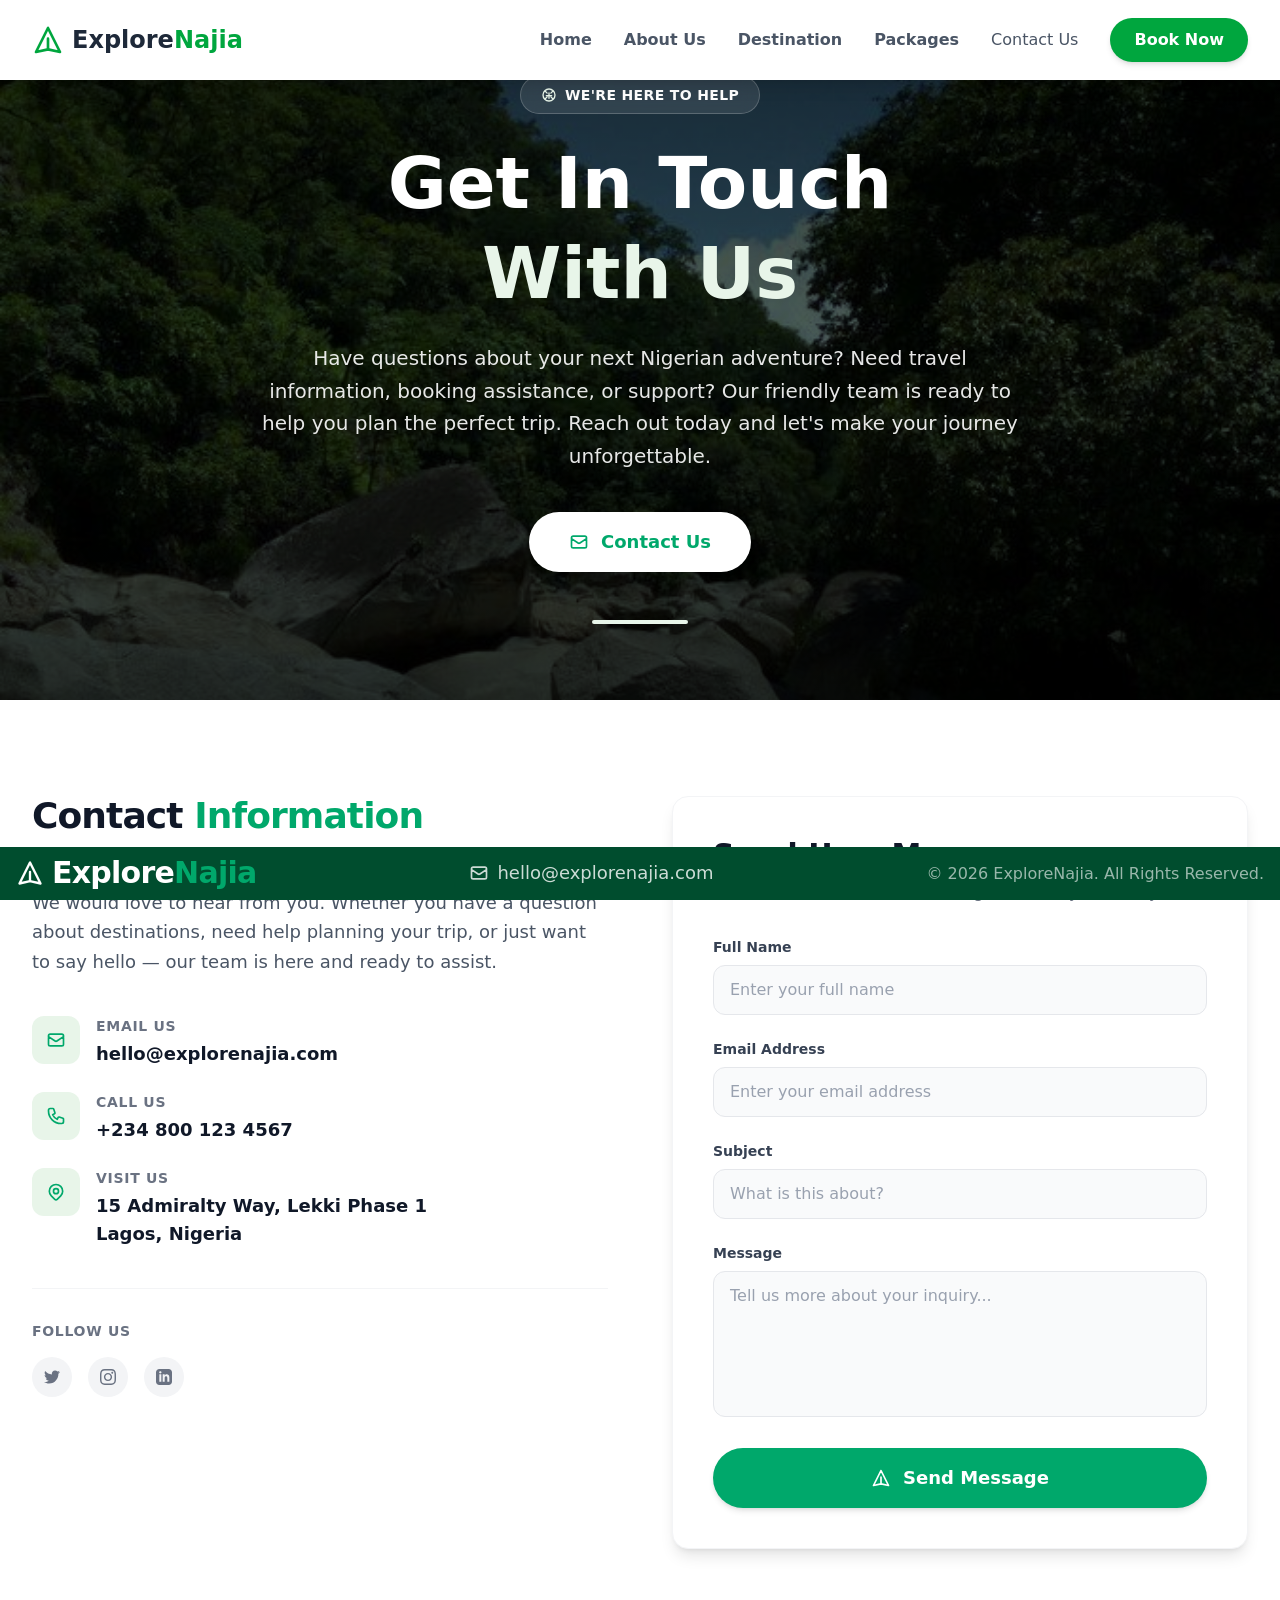
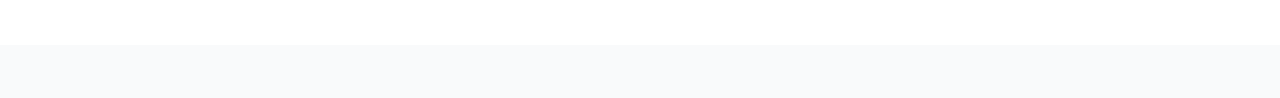
<file: contact.html>
<!doctype html>
<html lang="en">
  <head>
    <meta charset="UTF-8" />
    <meta name="viewport" content="width=device-width, initial-scale=1.0" />
    <title>ExploreNajia - Contact Banner</title>
    <link rel="stylesheet" href="./css/output.css" />
    <!-- Google Fonts -->
    <link
      href="https://fonts.googleapis.com/css2?family=Inter:wght@300;400;500;600;700;800;900&display=swap"
      rel="stylesheet"
    />
  </head>
  <body class="font-sans antialiased bg-gray-50">
    <header>
      <nav class="bg-white shadow-lg fixed w-full top-0 z-50">
        <div class="max-w-7xl mx-auto px-4 sm:px-6 lg:px-8">
          <div class="flex justify-between items-center h-20">
            <!-- Logo -->
            <a href="#" class="flex items-center space-x-2">
              <svg
                class="w-8 h-8 text-green-600"
                fill="none"
                stroke="currentColor"
                viewBox="0 0 24 24"
              >
                <path
                  stroke-linecap="round"
                  stroke-linejoin="round"
                  stroke-width="2"
                  d="M12 19l9 2-9-18-9 18 9-2zm0 0v-8"
                ></path>
              </svg>
              <span class="text-2xl font-bold text-gray-800">
                Explore<span class="text-green-600">Najia</span>
              </span>
            </a>

            <!-- Desktop Menu (6 items) -->
            <div class="hidden md:flex items-center space-x-8">
              <a href="index.html"class="text-gray-600 hover:text-green-600 font-semibold transition-colors duration-200">Home</a>

              <a href="about.html"
                class="text-gray-600 hover:text-green-600 font-semibold transition-colors duration-200">About Us</a>
              <a href="destination.html"class="text-gray-600 hover:text-green-600 font-semibold transition-colors duration-200">Destination</a>
              <a href="packages.html" class="text-gray-600 hover:text-green-600 font-semibold transition-colors duration-200">Packages</a>
              <a href="contact.html"class="text-gray-600 hover:text-green-600 font-semibolld transition-colors duration-200">Contact Us</a>

              <!-- CTA Button -->
              <a
                href="#"
                class="bg-green-600 text-white px-6 py-2.5 rounded-full font-semibold hover:bg-green-700 transition-colors duration-200 shadow-md"
              >
                Book Now
              </a>
            </div>

            <!-- Mobile Menu Toggle (Checkbox Hack) -->
            <div class="md:hidden">
              <label
                for="menu-toggle"
                class="cursor-pointer p-2 text-gray-600 hover:text-green-600 transition-colors"
              >
                <svg
                  class="w-7 h-7"
                  fill="none"
                  stroke="currentColor"
                  viewBox="0 0 24 24"
                >
                  <path
                    stroke-linecap="round"
                    stroke-linejoin="round"
                    stroke-width="2"
                    d="M4 6h16M4 12h16M4 18h16"
                  ></path>
                </svg>
              </label>
              <input type="checkbox" id="menu-toggle" class="hidden peer" />
            </div>
          </div>
        </div>

        <!-- Mobile Menu (Peer-checked) -->
        <div
          class="hidden peer-checked:block md:hidden bg-white border-t border-gray-100"
        >
          <div class="px-4 py-3 space-y-1">
            <a
              href="index.html"
              class="block px-4 py-3 rounded-lg text-gray-700 font-medium hover:bg-blue-50 hover:text-green-600 transition-colors"
              >Home</a
            >
            <a
              href="#"
              class="block px-4 py-3 rounded-lg text-gray-700 font-medium hover:bg-blue-50 hover:text-green-600 transition-colors"
              >About</a
            >
            <a
              href="destination.html"
              class="block px-4 py-3 rounded-lg text-gray-700 font-medium hover:bg-blue-50 hover:text-green-600 transition-colors"
              >Destinations</a
            >
            <a
              href="packages.html"
              class="block px-4 py-3 rounded-lg text-gray-700 font-medium hover:bg-blue-50 hover:text-green-600 transition-colors"
              >Packages</a
            >
            <a
              href="#"
              class="block px-4 py-3 rounded-lg text-gray-700 font-medium hover:bg-blue-50 hover:text-green-600 transition-colors"
            ></a>

            <a
              href="#"
              class="block px-4 py-3 rounded-lg text-gray-700 font-medium hover:bg-blue-50 hover:text-green-600 transition-colors"
              >Contact</a
            >
            <div class="pt-2 pb-1">
              <a
                href="#"
                class="block w-full text-center bg-green-600 text-black px-6 py-3 rounded-lg font-semibold hover:bg-green-700 transition-colors"
                >Book Now</a
              >
            </div>
          </div>
        </div>
      </nav>
    </header>

    <!-- ============================================
         CONTACT BANNER SECTION START
         First section on the Contact page
         All content placed on top of a travel-themed background image
         with a dark overlay for text readability
    ============================================ -->
    <section
      class="relative w-full min-h-125 sm:min-h-150 lg:min-h-175 flex items-center justify-center overflow-hidden"
    >
      <!-- ============================================
             BACKGROUND IMAGE LAYER
             Travel-themed image with happy travel agents
             All content will be placed on top of this image
        ============================================ -->
      <div class="absolute inset-0 w-full h-full">
        <!-- Background image of happy travel agents helping customers -->
        <img
          src="./images/package-nature.jpg"
          alt="Happy travel agents ready to assist customers"
          class="w-full h-full object-cover object-center"
        />

        <!-- ============================================
                 DARK OVERLAY
                 Multiple overlay layers to ensure text is easy to read
                 over the background image
            ============================================ -->
        <!-- Primary dark overlay for contrast -->
        <div class="absolute inset-0 bg-black/60"></div>
        <!-- Secondary green tint overlay for brand consistency -->
        <div
          class="absolute inset-0 bg-nigeria-green/25 mix-blend-multiply"
        ></div>
        <!-- Gradient overlay for depth -->
        <div
          class="absolute inset-0 bg-gradient-to-t from-black/50 via-transparent to-black/40"
        ></div>
      </div>

      <!-- ============================================
             CONTENT CONTAINER
             All content centered vertically and horizontally
             on top of the background image
        ============================================ -->
      <div
        class="relative z-10 w-full max-w-4xl mx-auto px-4 sm:px-6 lg:px-8 text-center"
      >
        <!-- ============================================
                 CONTACT BADGE
                 Small pill badge above the heading
            ============================================ -->
        <div
          class="inline-flex items-center gap-2 bg-white/10 backdrop-blur-sm border border-white/20 rounded-full px-5 py-2 mb-6"
        >
          <!-- Headset/Contact icon -->
          <svg
            class="w-4 h-4 text-nigeria-green-pale"
            fill="none"
            stroke="currentColor"
            viewBox="0 0 24 24"
          >
            <path
              stroke-linecap="round"
              stroke-linejoin="round"
              stroke-width="2"
              d="M18.364 5.636l-3.536 3.536m0 5.656l3.536 3.536M9.172 9.172L5.636 5.636m3.536 9.192l-3.536 3.536M21 12a9 9 0 11-18 0 9 9 0 0118 0zM12 9v4m0 0v4m0-4h4m-4 0H8"
            />
          </svg>
          <span class="text-white text-sm font-semibold tracking-wide uppercase"
            >We're Here to Help</span
          >
        </div>

        <!-- ============================================
                 MAIN HEADING
                 Large bold text encouraging visitors to reach out
            ============================================ -->
        <h1
          class="text-4xl sm:text-5xl md:text-6xl lg:text-7xl font-black text-white leading-tight mb-6"
        >
          Get In Touch<br />
          <span class="text-nigeria-green-pale">With Us</span>
        </h1>

        <!-- ============================================
                 SHORT PARAGRAPH
                 Encourages visitors to contact for inquiries,
                 travel information, or support
            ============================================ -->
        <p
          class="text-base sm:text-lg md:text-xl text-white/90 max-w-3xl mx-auto leading-relaxed mb-10"
        >
          Have questions about your next Nigerian adventure? Need travel
          information, booking assistance, or support? Our friendly team is
          ready to help you plan the perfect trip. Reach out today and let's
          make your journey unforgettable.
        </p>

        <!-- ============================================
                 CONTACT US BUTTON
                 Primary call-to-action button
            ============================================ -->
        <a
          href="#"
          class="inline-flex items-center justify-center gap-3 bg-white text-nigeria-green font-bold text-lg px-10 py-4 rounded-full transition-all duration-300 shadow-lg hover:shadow-2xl hover:scale-105 hover:bg-nigeria-green-pale group"
        >
          <svg
            class="w-5 h-5 group-hover:translate-x-1 transition-transform duration-300"
            fill="none"
            stroke="currentColor"
            viewBox="0 0 24 24"
          >
            <path
              stroke-linecap="round"
              stroke-linejoin="round"
              stroke-width="2"
              d="M3 8l7.89 5.26a2 2 0 002.22 0L21 8M5 19h14a2 2 0 002-2V7a2 2 0 00-2-2H5a2 2 0 00-2 2v10a2 2 0 002 2z"
            />
          </svg>
          Contact Us
        </a>

        <!-- ============================================
                 DECORATIVE ACCENT LINE
                 Green line for visual separation
            ============================================ -->
        <div
          class="w-24 h-1 bg-nigeria-green-pale mx-auto mt-12 rounded-full"
        ></div>
      </div>
      <!-- End of Content Container -->
    </section>
    <!-- ============================================
         CONTACT BANNER SECTION END
    ============================================ -->

    <!-- ============================================
         CONTACT BANNER SECTION START
         First section on the Contact page
         Full-width hero banner with green gradient background
    ============================================ -->

    <!-- ============================================
         CONTACT BANNER SECTION END
    ============================================ -->

    <!-- ============================================
         CONTACT INFORMATION & CONTACT FORM SECTION START
         Appears directly below the Contact Banner section
         Two-column layout: Contact Info (left) + Contact Form (right)
    ============================================ -->
    <section class="w-full py-16 sm:py-20 lg:py-24 bg-white">
      <!-- ============================================
             SECTION CONTAINER
             Max-width container with responsive padding
        ============================================ -->
      <div class="max-w-7xl mx-auto px-4 sm:px-6 lg:px-8">
        <!-- ============================================
                 TWO-COLUMN GRID
                 1 column on mobile, 2 columns on desktop
                 Left: Contact Information | Right: Contact Form
            ============================================ -->
        <div class="grid grid-cols-1 lg:grid-cols-2 gap-12 lg:gap-16">
          <!-- ============================================
                     LEFT COLUMN: CONTACT INFORMATION
                     Email, phone, address, and encouraging description
                ============================================ -->
          <div class="order-2 lg:order-1">
            <!-- Section Title -->
            <h2
              class="text-3xl sm:text-4xl font-extrabold text-gray-900 mb-4 tracking-tight"
            >
              Contact <span class="text-nigeria-green">Information</span>
            </h2>

            <!-- Decorative underline -->
            <div class="w-20 h-1 bg-nigeria-green rounded-full mb-8"></div>

            <!-- Short Description -->
            <p class="text-gray-600 text-base sm:text-lg leading-relaxed mb-10">
              We would love to hear from you. Whether you have a question about
              destinations, need help planning your trip, or just want to say
              hello — our team is here and ready to assist.
            </p>

            <!-- Contact Details Container -->
            <div class="space-y-6">
              <!-- Email Address -->
              <div class="flex items-start gap-4 group">
                <!-- Icon Container -->
                <div
                  class="w-12 h-12 bg-nigeria-green-pale rounded-xl flex items-center justify-center flex-shrink-0 group-hover:bg-nigeria-green transition-colors duration-300"
                >
                  <svg
                    class="w-5 h-5 text-nigeria-green group-hover:text-white transition-colors duration-300"
                    fill="none"
                    stroke="currentColor"
                    viewBox="0 0 24 24"
                  >
                    <path
                      stroke-linecap="round"
                      stroke-linejoin="round"
                      stroke-width="2"
                      d="M3 8l7.89 5.26a2 2 0 002.22 0L21 8M5 19h14a2 2 0 002-2V7a2 2 0 00-2-2H5a2 2 0 00-2 2v10a2 2 0 002 2z"
                    />
                  </svg>
                </div>
                <!-- Text -->
                <div>
                  <h3
                    class="text-sm font-semibold text-gray-500 uppercase tracking-wider mb-1"
                  >
                    Email Us
                  </h3>
                  <a
                    href="mailto:hello@explorenajia.com"
                    class="text-gray-900 font-semibold text-lg hover:text-nigeria-green transition-colors duration-300"
                  >
                    hello@explorenajia.com
                  </a>
                </div>
              </div>

              <!-- Phone Number -->
              <div class="flex items-start gap-4 group">
                <!-- Icon Container -->
                <div
                  class="w-12 h-12 bg-nigeria-green-pale rounded-xl flex items-center justify-center flex-shrink-0 group-hover:bg-nigeria-green transition-colors duration-300"
                >
                  <svg
                    class="w-5 h-5 text-nigeria-green group-hover:text-white transition-colors duration-300"
                    fill="none"
                    stroke="currentColor"
                    viewBox="0 0 24 24"
                  >
                    <path
                      stroke-linecap="round"
                      stroke-linejoin="round"
                      stroke-width="2"
                      d="M3 5a2 2 0 012-2h3.28a1 1 0 01.948.684l1.498 4.493a1 1 0 01-.502 1.21l-2.257 1.13a11.042 11.042 0 005.516 5.516l1.13-2.257a1 1 0 011.21-.502l4.493 1.498a1 1 0 01.684.949V19a2 2 0 01-2 2h-1C9.716 21 3 14.284 3 6V5z"
                    />
                  </svg>
                </div>
                <!-- Text -->
                <div>
                  <h3
                    class="text-sm font-semibold text-gray-500 uppercase tracking-wider mb-1"
                  >
                    Call Us
                  </h3>
                  <a
                    href="tel:+2348001234567"
                    class="text-gray-900 font-semibold text-lg hover:text-nigeria-green transition-colors duration-300"
                  >
                    +234 800 123 4567
                  </a>
                </div>
              </div>

              <!-- Office Address -->
              <div class="flex items-start gap-4 group">
                <!-- Icon Container -->
                <div
                  class="w-12 h-12 bg-nigeria-green-pale rounded-xl flex items-center justify-center flex-shrink-0 group-hover:bg-nigeria-green transition-colors duration-300"
                >
                  <svg
                    class="w-5 h-5 text-nigeria-green group-hover:text-white transition-colors duration-300"
                    fill="none"
                    stroke="currentColor"
                    viewBox="0 0 24 24"
                  >
                    <path
                      stroke-linecap="round"
                      stroke-linejoin="round"
                      stroke-width="2"
                      d="M17.657 16.657L13.414 20.9a1.998 1.998 0 01-2.827 0l-4.244-4.243a8 8 0 1111.314 0z"
                    />
                    <path
                      stroke-linecap="round"
                      stroke-linejoin="round"
                      stroke-width="2"
                      d="M15 11a3 3 0 11-6 0 3 3 0 016 0z"
                    />
                  </svg>
                </div>
                <!-- Text -->
                <div>
                  <h3
                    class="text-sm font-semibold text-gray-500 uppercase tracking-wider mb-1"
                  >
                    Visit Us
                  </h3>
                  <p class="text-gray-900 font-semibold text-lg">
                    15 Admiralty Way, Lekki Phase 1<br />
                    Lagos, Nigeria
                  </p>
                </div>
              </div>
            </div>
            <!-- End of Contact Details -->

            <!-- Social Media Links -->
            <div class="mt-10 pt-8 border-t border-gray-100">
              <h3
                class="text-sm font-semibold text-gray-500 uppercase tracking-wider mb-4"
              >
                Follow Us
              </h3>
              <div class="flex items-center gap-4">
                <!-- Twitter -->
                <a
                  href="#"
                  class="w-10 h-10 bg-gray-100 hover:bg-nigeria-green rounded-full flex items-center justify-center transition-colors duration-300 group"
                >
                  <svg
                    class="w-4 h-4 text-gray-500 group-hover:text-white transition-colors duration-300"
                    fill="currentColor"
                    viewBox="0 0 24 24"
                  >
                    <path
                      d="M24 4.557c-.883.392-1.832.656-2.828.775 1.017-.609 1.798-1.574 2.165-2.724-.951.564-2.005.974-3.127 1.195-.897-.957-2.178-1.555-3.594-1.555-3.179 0-5.515 2.966-4.797 6.045-4.091-.205-7.719-2.165-10.148-5.144-1.29 2.213-.669 5.108 1.523 6.574-.806-.026-1.566-.247-2.229-.616-.054 2.281 1.581 4.415 3.949 4.89-.693.188-1.452.232-2.224.084.626 1.956 2.444 3.379 4.6 3.419-2.07 1.623-4.678 2.348-7.29 2.04 2.179 1.397 4.768 2.212 7.548 2.212 9.142 0 14.307-7.721 13.995-14.646.962-.695 1.797-1.562 2.457-2.549z"
                    />
                  </svg>
                </a>
                <!-- Instagram -->
                <a
                  href="#"
                  class="w-10 h-10 bg-gray-100 hover:bg-nigeria-green rounded-full flex items-center justify-center transition-colors duration-300 group"
                >
                  <svg
                    class="w-4 h-4 text-gray-500 group-hover:text-white transition-colors duration-300"
                    fill="currentColor"
                    viewBox="0 0 24 24"
                  >
                    <path
                      d="M12 2.163c3.204 0 3.584.012 4.85.07 3.252.148 4.771 1.691 4.919 4.919.058 1.265.069 1.645.069 4.849 0 3.205-.012 3.584-.069 4.849-.149 3.225-1.664 4.771-4.919 4.919-1.266.058-1.644.07-4.85.07-3.204 0-3.584-.012-4.849-.07-3.26-.149-4.771-1.699-4.919-4.92-.058-1.265-.07-1.644-.07-4.849 0-3.204.013-3.583.07-4.849.149-3.227 1.664-4.771 4.919-4.919 1.266-.057 1.645-.069 4.849-.069zm0-2.163c-3.259 0-3.667.014-4.947.072-4.358.2-6.78 2.618-6.98 6.98-.059 1.281-.073 1.689-.073 4.948 0 3.259.014 3.668.072 4.948.2 4.358 2.618 6.78 6.98 6.98 1.281.058 1.689.072 4.948.072 3.259 0 3.668-.014 4.948-.072 4.354-.2 6.782-2.618 6.979-6.98.059-1.28.073-1.689.073-4.948 0-3.259-.014-3.667-.072-4.947-.196-4.354-2.617-6.78-6.979-6.98-1.281-.059-1.69-.073-4.949-.073zm0 5.838c-3.403 0-6.162 2.759-6.162 6.162s2.759 6.163 6.162 6.163 6.162-2.759 6.162-6.163c0-3.403-2.759-6.162-6.162-6.162zm0 10.162c-2.209 0-4-1.79-4-4 0-2.209 1.791-4 4-4s4 1.791 4 4c0 2.21-1.791 4-4 4zm6.406-11.845c-.796 0-1.441.645-1.441 1.44s.645 1.44 1.441 1.44c.795 0 1.439-.645 1.439-1.44s-.644-1.44-1.439-1.44z"
                    />
                  </svg>
                </a>
                <!-- LinkedIn -->
                <a
                  href="#"
                  class="w-10 h-10 bg-gray-100 hover:bg-nigeria-green rounded-full flex items-center justify-center transition-colors duration-300 group"
                >
                  <svg
                    class="w-4 h-4 text-gray-500 group-hover:text-white transition-colors duration-300"
                    fill="currentColor"
                    viewBox="0 0 24 24"
                  >
                    <path
                      d="M19 0h-14c-2.761 0-5 2.239-5 5v14c0 2.761 2.239 5 5 5h14c2.762 0 5-2.239 5-5v-14c0-2.761-2.238-5-5-5zm-11 19h-3v-11h3v11zm-1.5-12.268c-.966 0-1.75-.79-1.75-1.764s.784-1.764 1.75-1.764 1.75.79 1.75 1.764-.783 1.764-1.75 1.764zm13.5 12.268h-3v-5.604c0-3.368-4-3.113-4 0v5.604h-3v-11h3v1.765c1.396-2.586 7-2.777 7 2.476v6.759z"
                    />
                  </svg>
                </a>
              </div>
            </div>
          </div>
          <!-- End of Left Column -->

          <!-- ============================================
                     RIGHT COLUMN: CONTACT FORM
                     Full Name, Email, Subject, Message, Send Button
                ============================================ -->
          <div class="order-1 lg:order-2">
            <!-- Form Container -->
            <div
              class="bg-white rounded-2xl p-6 sm:p-8 lg:p-10 shadow-lg border border-gray-100"
            >
              <!-- Form Title -->
              <h3 class="text-2xl sm:text-3xl font-bold text-gray-900 mb-2">
                Send Us a Message
              </h3>
              <p class="text-gray-500 mb-8">
                Fill out the form below and we'll get back to you shortly.
              </p>

              <!-- ============================================
                             CONTACT FORM
                             All inputs with focus states and proper styling
                        ============================================ -->
              <form class="space-y-6">
                <!-- Full Name Input -->
                <div>
                  <label
                    for="fullname"
                    class="block text-sm font-semibold text-gray-700 mb-2"
                    >Full Name</label
                  >
                  <input
                    type="text"
                    id="fullname"
                    name="fullname"
                    placeholder="Enter your full name"
                    class="w-full px-4 py-3 rounded-xl border border-gray-200 text-gray-900 placeholder-gray-400 focus:outline-none focus:ring-2 focus:ring-nigeria-green focus:border-transparent transition-all duration-300 bg-gray-50 hover:bg-white"
                  />
                </div>

                <!-- Email Address Input -->
                <div>
                  <label
                    for="email"
                    class="block text-sm font-semibold text-gray-700 mb-2"
                    >Email Address</label
                  >
                  <input
                    type="email"
                    id="email"
                    name="email"
                    placeholder="Enter your email address"
                    class="w-full px-4 py-3 rounded-xl border border-gray-200 text-gray-900 placeholder-gray-400 focus:outline-none focus:ring-2 focus:ring-nigeria-green focus:border-transparent transition-all duration-300 bg-gray-50 hover:bg-white"
                  />
                </div>

                <!-- Subject Input -->
                <div>
                  <label
                    for="subject"
                    class="block text-sm font-semibold text-gray-700 mb-2"
                    >Subject</label
                  >
                  <input
                    type="text"
                    id="subject"
                    name="subject"
                    placeholder="What is this about?"
                    class="w-full px-4 py-3 rounded-xl border border-gray-200 text-gray-900 placeholder-gray-400 focus:outline-none focus:ring-2 focus:ring-nigeria-green focus:border-transparent transition-all duration-300 bg-gray-50 hover:bg-white"
                  />
                </div>

                <!-- Message Textarea -->
                <div>
                  <label
                    for="message"
                    class="block text-sm font-semibold text-gray-700 mb-2"
                    >Message</label
                  >
                  <textarea
                    id="message"
                    name="message"
                    rows="5"
                    placeholder="Tell us more about your inquiry..."
                    class="w-full px-4 py-3 rounded-xl border border-gray-200 text-gray-900 placeholder-gray-400 focus:outline-none focus:ring-2 focus:ring-nigeria-green focus:border-transparent transition-all duration-300 bg-gray-50 hover:bg-white resize-none"
                  ></textarea>
                </div>

                <!-- Send Message Button -->
                <button
                  type="submit"
                  class="w-full group inline-flex items-center justify-center gap-3 bg-nigeria-green hover:bg-nigeria-green-dark text-white font-bold text-lg px-8 py-4 rounded-full transition-all duration-300 shadow-md hover:shadow-xl hover:scale-[1.02]"
                >
                  <svg
                    class="w-5 h-5 group-hover:translate-x-1 transition-transform duration-300"
                    fill="none"
                    stroke="currentColor"
                    viewBox="0 0 24 24"
                  >
                    <path
                      stroke-linecap="round"
                      stroke-linejoin="round"
                      stroke-width="2"
                      d="M12 19l9 2-9-18-9 18 9-2zm0 0v-8"
                    />
                  </svg>
                  Send Message
                </button>
              </form>
              <!-- End of Contact Form -->
            </div>
            <!-- End of Form Container -->
          </div>
          <!-- End of Right Column -->
        </div>
        <!-- End of Two-Column Grid -->
      </div>
      <!-- End of Section Container -->
    </section>
    <!-- ============================================
         CONTACT INFORMATION & CONTACT FORM SECTION END
    ============================================ -->

     <footer class="w-full bg-nigeria-green-darker sticky bottom-0 text-sm z-10">
    <!-- ============================================
         FOOTER CONTENT CONTAINER
         Centered content with responsive padding
    ============================================ -->
    <div class="max-w-7xl mx-auto px-2 py-2 sm:px-4 lg:px-4 py-2">
        
        <!-- Mobile: Stack vertically | Desktop: Row with space-between -->
        <div class="flex flex-col sm:flex-row items-center justify-between gap-4">
            
            <!-- ============================================
                 BRAND NAME
                 ExploreNajia logo text with plane icon
            ============================================ -->
            <div>
                <a href="#" class="inline-flex items-center gap-2 group">
                    <!-- Plane Icon -->
                    <svg class="w-7 h-7 text-white group-hover:text-nigeria-green transition-colors duration-300" fill="none" stroke="currentColor" viewBox="0 0 24 24">
                        <path stroke-linecap="round" stroke-linejoin="round" stroke-width="2" d="M12 19l9 2-9-18-9 18 9-2zm0 0v-8"/>
                    </svg>
                    <!-- Brand Name -->
                    <span class="text-2xl sm:text-3xl font-extrabold text-white tracking-tight">
                        Explore<span class="text-nigeria-green">Najia</span>
                    </span>
                </a>
            </div>

            <!-- ============================================
                 EMAIL ADDRESS SECTION
                 Contact email with mail icon
            ============================================ -->
            <div>
                <a href="mailto:hello@explorenajia.com" class="inline-flex items-center gap-2 text-white/80 hover:text-white transition-colors duration-300 group">
                    <!-- Mail Icon -->
                    <svg class="w-5 h-5 group-hover:scale-110 transition-transform duration-300" fill="none" stroke="currentColor" viewBox="0 0 24 24">
                        <path stroke-linecap="round" stroke-linejoin="round" stroke-width="2" d="M3 8l7.89 5.26a2 2 0 002.22 0L21 8M5 19h14a2 2 0 002-2V7a2 2 0 00-2-2H5a2 2 0 00-2 2v10a2 2 0 002 2z"/>
                    </svg>
                    <!-- Email Address -->
                    <span class="text-base sm:text-lg font-medium">hello@explorenajia.com</span>
                </a>
            </div>

            <!-- ============================================
                 COPYRIGHT TEXT
                 Year 2026 with all rights reserved
            ============================================ -->
            <p class="text-white/60 text-sm sm:text-base">
                &copy; 2026 ExploreNajia. All Rights Reserved.
            </p>
            
        </div>
    </div>
    <!-- End of Footer Content Container -->
</footer>
  </body>
</html>
</file>
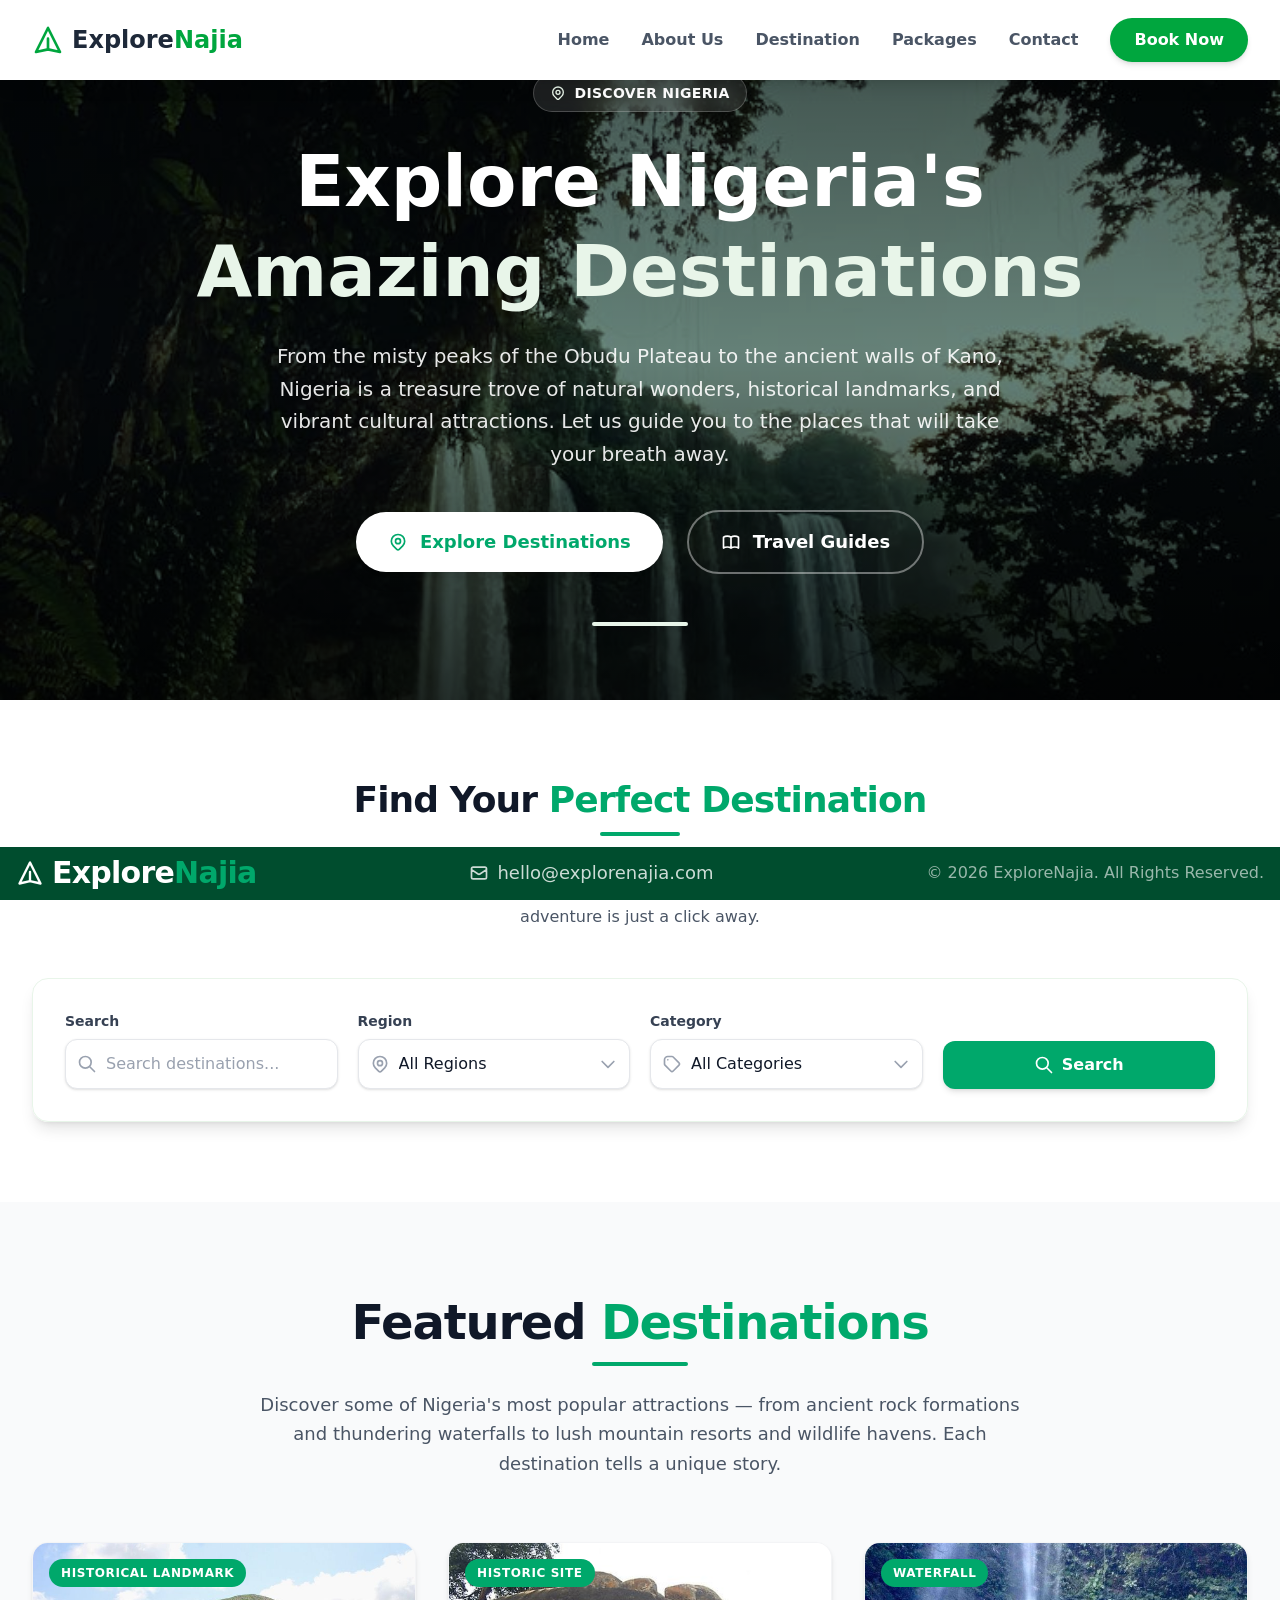
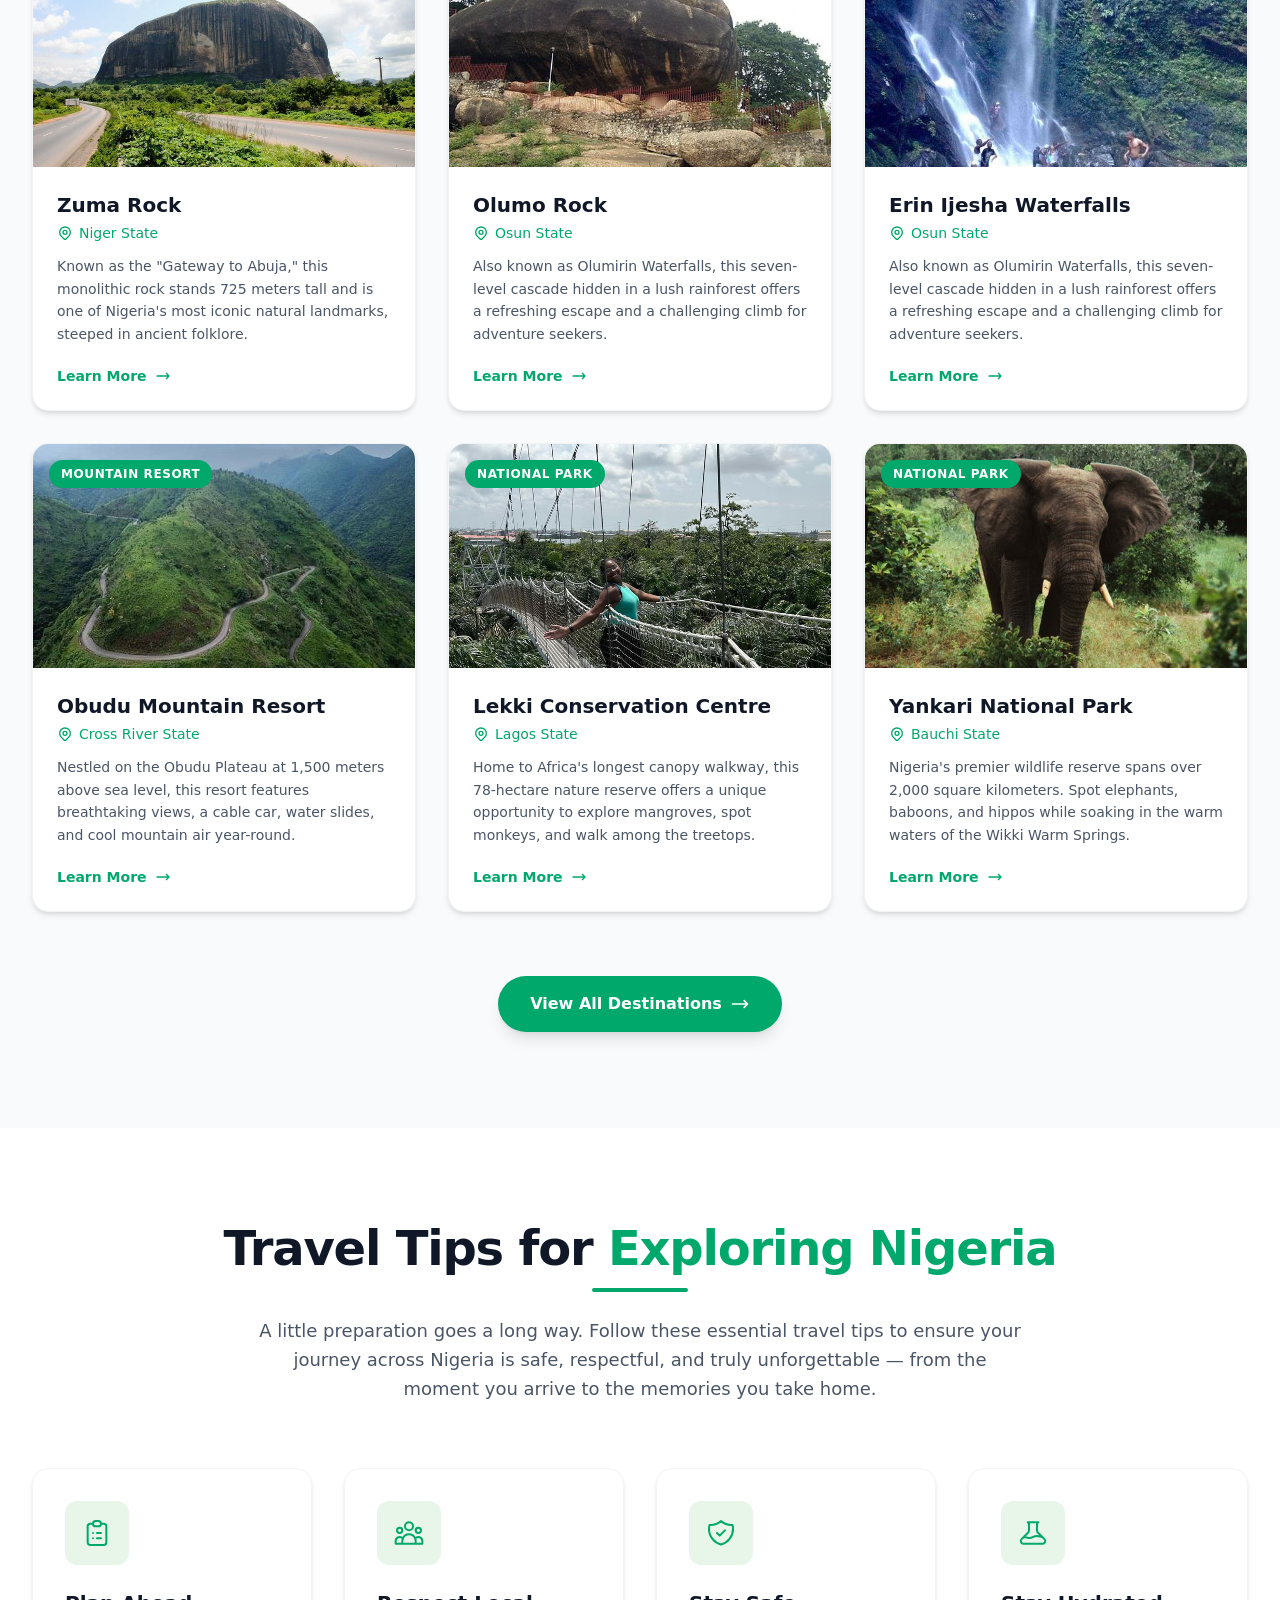
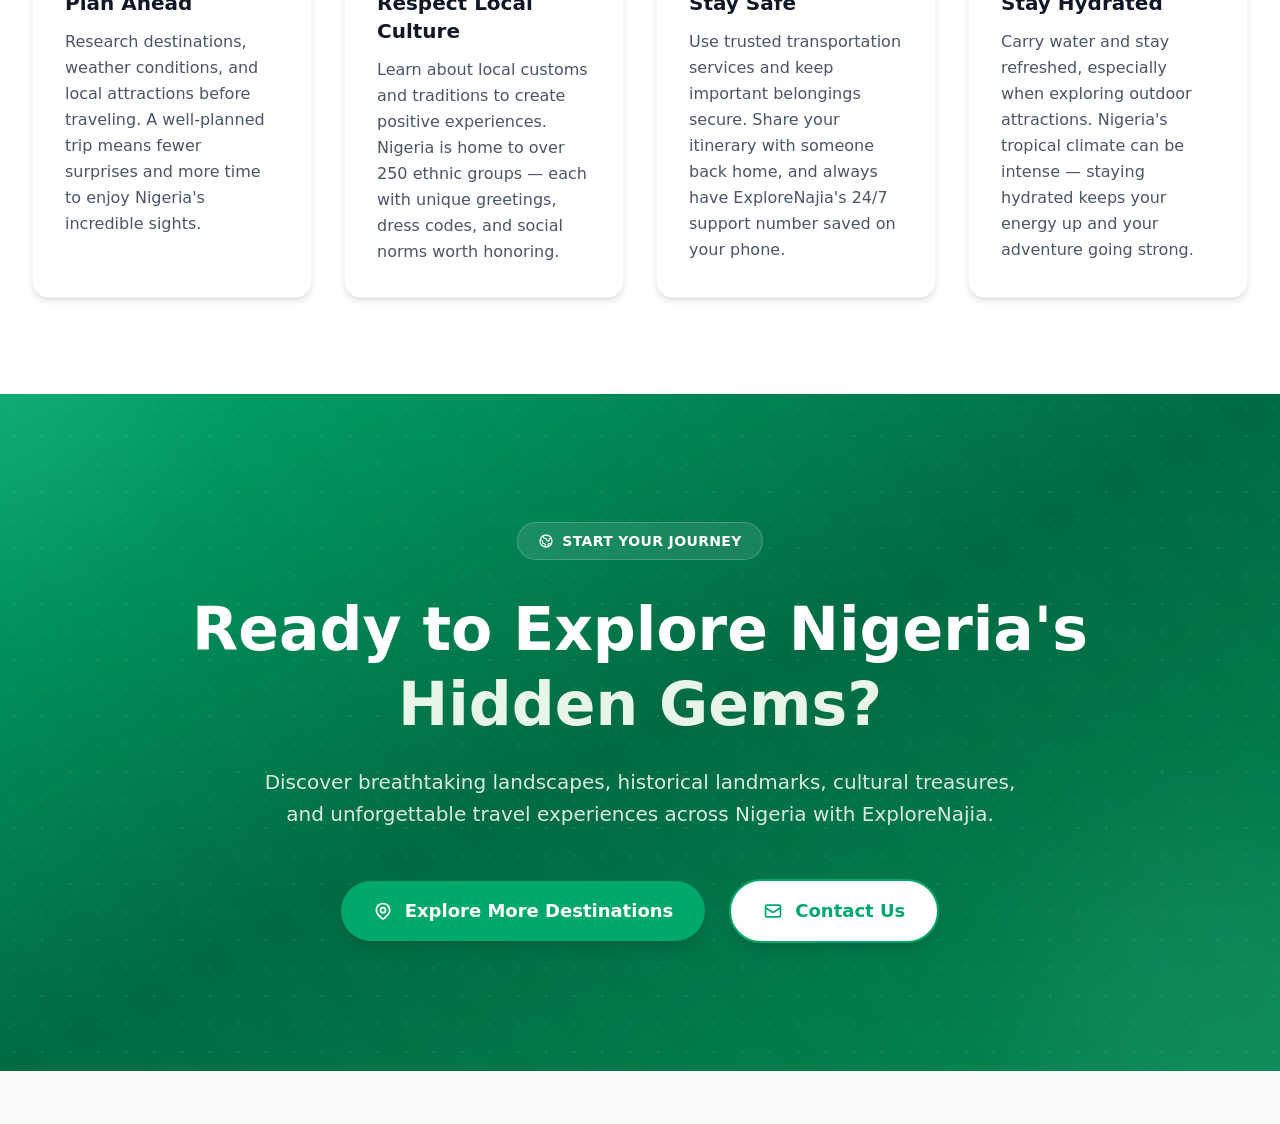
<file: destination.html>
<!DOCTYPE html>
<html lang="en">
<head>
    <meta charset="UTF-8">
    <meta name="viewport" content="width=device-width, initial-scale=1.0">
    <title>ExploreNajia - Destinations Banner</title>
    <!-- Tailwind CSS CDN -->
    <link rel="stylesheet" href="./css/output.css">
    <!-- Google font -->
    <link href="https://fonts.googleapis.com/css2?family=Inter:wght@300;400;500;600;700;800;900&display=swap" rel="stylesheet">
    
<body class="font-sans antialiased bg-gray-50">
      <header>
        <nav class="bg-white shadow-lg fixed w-full top-0 z-50">
        <div class="max-w-7xl mx-auto px-4 sm:px-6 lg:px-8">
            <div class="flex justify-between items-center h-20">
                
                <!-- Logo -->
                <a href="#" class="flex items-center space-x-2">
                    <svg class="w-8 h-8 text-green-600" fill="none" stroke="currentColor" viewBox="0 0 24 24">
                        <path stroke-linecap="round" stroke-linejoin="round" stroke-width="2" d="M12 19l9 2-9-18-9 18 9-2zm0 0v-8"></path>
                    </svg>
                    <span class="text-2xl font-bold text-gray-800">
                        Explore<span class="text-green-600">Najia</span>
                    </span>
                </a>

                <!-- Desktop Menu (6 items) -->
                <div class="hidden md:flex items-center space-x-8">
                    <a href="index.html" class="text-gray-600 hover:text-green-600 font-semibold transition-colors duration-200">Home</a>
                    <a href="about.html" class="text-gray-600 hover:text-green-600 font-semibold transition-colors duration-200">About Us</a>
                    <a href="destination.html" class="text-gray-600 hover:text-green-600 font-semibold transition-colors duration-200">Destination</a>
                    <a href="packages.html" class="text-gray-600 hover:text-green-600 font-semibold transition-colors duration-200">Packages</a>
                    <a href="contact.html" class="text-gray-600 hover:text-green-600 font-semibold transition-colors duration-200">Contact</a>
                 
                    
                    <!-- CTA Button -->
                    <a href="#" class="bg-green-600 text-white px-6 py-2.5 rounded-full font-semibold hover:bg-green-700 transition-colors duration-200 shadow-md">
                        Book Now
                    </a>
                </div>

                <!-- Mobile Menu Toggle (Checkbox Hack) -->
                <div class="md:hidden">
                    <label for="menu-toggle" class="cursor-pointer p-2 text-gray-600 hover:text-green-600 transition-colors">
                        <svg class="w-7 h-7" fill="none" stroke="currentColor" viewBox="0 0 24 24">
                            <path stroke-linecap="round" stroke-linejoin="round" stroke-width="2" d="M4 6h16M4 12h16M4 18h16"></path>
                        </svg>
                    </label>
                    <input type="checkbox" id="menu-toggle" class="hidden peer">
                </div>
            </div>
        </div>

        <!-- Mobile Menu (Peer-checked) -->
        <div class="hidden peer-checked:block md:hidden bg-white border-t border-gray-100">
            <div class="px-4 py-3 space-y-1">
                <a href="#" class="block px-4 py-3 rounded-lg text-gray-700 font-medium hover:bg-blue-50 hover:text-green-600 transition-colors">Home</a>
                <a href="#" class="block px-4 py-3 rounded-lg text-gray-700 font-medium hover:bg-blue-50 hover:text-green-600 transition-colors">Destinations</a>
                <a href="#" class="block px-4 py-3 rounded-lg text-gray-700 font-medium hover:bg-blue-50 hover:text-green-600 transition-colors">Packages</a>
                <a href="#" class="block px-4 py-3 rounded-lg text-gray-700 font-medium hover:bg-blue-50 hover:text-green-600 transition-colors">Tours</a>
                <a href="#" class="block px-4 py-3 rounded-lg text-gray-700 font-medium hover:bg-blue-50 hover:text-green-600 transition-colors">About</a>
                <a href="#" class="block px-4 py-3 rounded-lg text-gray-700 font-medium hover:bg-blue-50 hover:text-green-600 transition-colors">Contact</a>
                <div class="pt-2 pb-1">
                    <a href="#" class="block w-full text-center bg-green-600 text-black px-6 py-3 rounded-lg font-semibold hover:bg-green-700 transition-colors">Book Now</a>
                </div>
            </div>
        </div>
    </nav>
    </header>

    <!-- ============================================
         DESTINATIONS BANNER SECTION START
         First section on the Destinations page
         Full-width hero banner with background image
    ============================================ -->
    <section class="relative w-full min-h-125 sm:min-h-150 lg:min-h-175 flex items-center justify-center overflow-hidden">

        <!-- ============================================
             BACKGROUND IMAGE LAYER
             Breathtaking Nigerian mountain landscape
             with winding roads through lush green hills
        ============================================ -->
        <div class="absolute inset-0 w-full h-full">
            <!-- Background image of Nigerian mountain landscape -->
            <img 
                src="./images/destination-hero.jpg" 
                alt="Beautiful Nigerian mountain landscape with winding roads"
                class="w-full h-full object-cover object-center"
            >
            
            <!-- ============================================
                 DARK OVERLAY
                 Multi-layer overlay for text readability
                 Green-tinted for brand consistency
            ============================================ -->
            <!-- Primary dark overlay -->
            <div class="absolute inset-0 bg-black/40"></div>
            <!-- Secondary green tint overlay -->
            <div class="absolute inset-0 bg-nigeria-green/30 mix-blend-multiply"></div>
            <!-- Gradient overlay for depth -->
            <div class="absolute inset-0 bg-linear-to-t from-black/60 via-transparent to-black/40"></div>
        </div>

        <!-- ============================================
             CONTENT CONTAINER
             Centered content with responsive padding
        ============================================ -->
        <div class="relative z-10 w-full max-w-5xl mx-auto px-4 sm:px-6 lg:px-8 text-center">

            <!-- ============================================
                 BADGE
                 Small pill badge above the heading
            ============================================ -->
            <div class="inline-flex items-center gap-2 bg-white/10 backdrop-blur-sm border border-white/20 rounded-full px-4 py-2 mb-6">
                <!-- Map pin icon -->
                <svg class="w-4 h-4 text-nigeria-green-pale" fill="none" stroke="currentColor" viewBox="0 0 24 24">
                    <path stroke-linecap="round" stroke-linejoin="round" stroke-width="2" d="M17.657 16.657L13.414 20.9a1.998 1.998 0 01-2.827 0l-4.244-4.243a8 8 0 1111.314 0z"/>
                    <path stroke-linecap="round" stroke-linejoin="round" stroke-width="2" d="M15 11a3 3 0 11-6 0 3 3 0 016 0z"/>
                </svg>
                <span class="text-white text-sm font-semibold tracking-wide uppercase">Discover Nigeria</span>
            </div>

            <!-- ============================================
                 MAIN HEADING
                 Large bold text encouraging exploration
            ============================================ -->
            <h1 class="text-4xl sm:text-5xl md:text-6xl lg:text-7xl font-black text-white leading-tight mb-6">
                Explore Nigeria's<br>
                <span class="text-nigeria-green-pale">Amazing Destinations</span>
            </h1>

            <!-- ============================================
                 SHORT PARAGRAPH
                 Encourages visitors to discover natural wonders,
                 historical landmarks, and cultural attractions
            ============================================ -->
            <p class="text-base sm:text-lg md:text-xl text-white/90 max-w-3xl mx-auto leading-relaxed mb-10">
                From the misty peaks of the Obudu Plateau to the ancient walls of Kano, 
                Nigeria is a treasure trove of natural wonders, historical landmarks, and vibrant cultural attractions. 
                Let us guide you to the places that will take your breath away.
            </p>

            <!-- ============================================
                 CALL-TO-ACTION BUTTONS
                 Two buttons: Explore Destinations (primary) + Travel Guides (secondary)
            ============================================ -->
            <div class="flex flex-col sm:flex-row items-center justify-center gap-4 sm:gap-6">

                <!-- ============================================
                     PRIMARY CTA: EXPLORE DESTINATIONS
                     White button with green text - main action
                ============================================ -->
                <a href="#" class="w-full sm:w-auto group inline-flex items-center justify-center gap-3 bg-white text-nigeria-green font-bold text-lg px-8 py-4 rounded-full transition-all duration-300 shadow-lg hover:shadow-2xl hover:scale-105 hover:bg-nigeria-green-pale">
                    <svg class="w-5 h-5 group-hover:translate-x-1 transition-transform duration-300" fill="none" stroke="currentColor" viewBox="0 0 24 24">
                        <path stroke-linecap="round" stroke-linejoin="round" stroke-width="2" d="M17.657 16.657L13.414 20.9a1.998 1.998 0 01-2.827 0l-4.244-4.243a8 8 0 1111.314 0z"/>
                        <path stroke-linecap="round" stroke-linejoin="round" stroke-width="2" d="M15 11a3 3 0 11-6 0 3 3 0 016 0z"/>
                    </svg>
                    Explore Destinations
                </a>

                <!-- ============================================
                     SECONDARY CTA: TRAVEL GUIDES
                     Transparent button with white border - alternative action
                ============================================ -->
                <a href="#" class="w-full sm:w-auto group inline-flex items-center justify-center gap-3 bg-transparent text-white font-bold text-lg px-8 py-4 rounded-full border-2 border-white/40 hover:border-white hover:bg-white/10 transition-all duration-300 hover:scale-105">
                    <svg class="w-5 h-5 group-hover:translate-x-1 transition-transform duration-300" fill="none" stroke="currentColor" viewBox="0 0 24 24">
                        <path stroke-linecap="round" stroke-linejoin="round" stroke-width="2" d="M12 6.253v13m0-13C10.832 5.477 9.246 5 7.5 5S4.168 5.477 3 6.253v13C4.168 18.477 5.754 18 7.5 18s3.332.477 4.5 1.253m0-13C13.168 5.477 14.754 5 16.5 5c1.747 0 3.332.477 4.5 1.253v13C19.832 18.477 18.247 18 16.5 18c-1.746 0-3.332.477-4.5 1.253"/>
                    </svg>
                    Travel Guides
                </a>

            </div>

            <!-- ============================================
                 DECORATIVE ACCENT LINE
                 Green line for visual separation
            ============================================ -->
            <div class="w-24 h-1 bg-nigeria-green-pale mx-auto mt-12 rounded-full"></div>

        </div>
        <!-- End of Content Container -->

    </section>
    <!-- ============================================
         DESTINATIONS BANNER SECTION END
    ============================================ -->



    <!-- ============================================
         SEARCH & FILTER SECTION START
         Appears directly below the Destinations Banner
         Allows users to search and filter destinations
    ============================================ -->
    <section class="w-full py-12 sm:py-16 lg:py-20 bg-white ">

        <!-- ============================================
             SECTION CONTAINER
             Max-width container with responsive padding
        ============================================ -->
        <div class="max-w-7xl mx-auto px-4 sm:px-6 lg:px-8">

            <!-- ============================================
                 SECTION HEADER
                 Title + introductory paragraph centered
            ============================================ -->
            <div class="text-center mb-8 sm:mb-10 lg:mb-12">

                <!-- Section Title -->
                <h2 class="text-2xl sm:text-3xl lg:text-4xl font-extrabold text-gray-900 mb-3 tracking-tight">
                    Find Your <span class="text-nigeria-green">Perfect Destination</span>
                </h2>

                <!-- Decorative underline -->
                <div class="w-20 h-1 bg-nigeria-green mx-auto rounded-full mb-4"></div>

                <!-- Introductory Paragraph -->
                <p class="text-sm sm:text-base text-gray-600 max-w-2xl mx-auto leading-relaxed">
                    Search and filter through Nigeria's most incredible destinations. Whether you're looking for 
                    sandy beaches, majestic waterfalls, or historic landmarks — your next adventure is just a click away.
                </p>
            </div>

            <!-- ============================================
                 SEARCH & FILTER FORM
                 Responsive layout: stacked mobile, row desktop
            ============================================ -->
            <div class="bg-nigeria-green-faint rounded-2xl p-4 sm:p-6 lg:p-8 shadow-lg border border-nigeria-green-pale">

                <!-- 
                    Grid layout:
                    - Mobile: 1 column (stacked vertically)
                    - Tablet: 2 columns
                    - Desktop: 4 columns (search + 2 filters + button in one row)
                -->
                <div class="grid grid-cols-1 sm:grid-cols-2 lg:grid-cols-4 gap-4 sm:gap-4 lg:gap-5 items-end">

                    <!-- ============================================
                         SEARCH INPUT
                         Text search with icon
                         Full width on all screens
                    ============================================ -->
                    <div class="sm:col-span-2 lg:col-span-1">
                        <label for="search" class="block text-sm font-semibold text-gray-700 mb-2">Search</label>
                        <div class="relative">
                            <!-- Search Icon -->
                            <div class="absolute inset-y-0 left-0 pl-3 flex items-center pointer-events-none">
                                <svg class="w-5 h-5 text-gray-400" fill="none" stroke="currentColor" viewBox="0 0 24 24">
                                    <path stroke-linecap="round" stroke-linejoin="round" stroke-width="2" d="M21 21l-6-6m2-5a7 7 0 11-14 0 7 7 0 0114 0z"/>
                                </svg>
                            </div>
                            <!-- Search Input Field -->
                            <input 
                                type="text" 
                                id="search" 
                                placeholder="Search destinations..." 
                                class="w-full pl-10 pr-4 py-3 bg-white border border-gray-200 rounded-xl text-gray-900 placeholder-gray-400 focus:outline-none focus:ring-2 focus:ring-nigeria-green focus:border-transparent transition-all duration-300 shadow-sm hover:shadow-md"
                            >
                        </div>
                    </div>

                    <!-- ============================================
                         REGION FILTER DROPDOWN
                         Filter by geographical region
                    ============================================ -->
                    <div>
                        <label for="region" class="block text-sm font-semibold text-gray-700 mb-2">Region</label>
                        <div class="relative">
                            <!-- Location Icon -->
                            <div class="absolute inset-y-0 left-0 pl-3 flex items-center pointer-events-none">
                                <svg class="w-5 h-5 text-gray-400" fill="none" stroke="currentColor" viewBox="0 0 24 24">
                                    <path stroke-linecap="round" stroke-linejoin="round" stroke-width="2" d="M17.657 16.657L13.414 20.9a1.998 1.998 0 01-2.827 0l-4.244-4.243a8 8 0 1111.314 0z"/>
                                    <path stroke-linecap="round" stroke-linejoin="round" stroke-width="2" d="M15 11a3 3 0 11-6 0 3 3 0 016 0z"/>
                                </svg>
                            </div>
                            <!-- Region Select -->
                            <select 
                                id="region" 
                                class="w-full pl-10 pr-10 py-3 bg-white border border-gray-200 rounded-xl text-gray-900 appearance-none focus:outline-none focus:ring-2 focus:ring-nigeria-green focus:border-transparent transition-all duration-300 shadow-sm hover:shadow-md cursor-pointer"
                            >
                                <option value="" selected>All Regions</option>
                                <option value="north">North</option>
                                <option value="south">South</option>
                                <option value="east">East</option>
                                <option value="west">West</option>
                            </select>
                            <!-- Dropdown Arrow -->
                            <div class="absolute inset-y-0 right-0 pr-3 flex items-center pointer-events-none">
                                <svg class="w-5 h-5 text-gray-400" fill="none" stroke="currentColor" viewBox="0 0 24 24">
                                    <path stroke-linecap="round" stroke-linejoin="round" stroke-width="2" d="M19 9l-7 7-7-7"/>
                                </svg>
                            </div>
                        </div>
                    </div>

                    <!-- ============================================
                         CATEGORY FILTER DROPDOWN
                         Filter by destination type
                    ============================================ -->
                    <div>
                        <label for="category" class="block text-sm font-semibold text-gray-700 mb-2">Category</label>
                        <div class="relative">
                            <!-- Tag/Category Icon -->
                            <div class="absolute inset-y-0 left-0 pl-3 flex items-center pointer-events-none">
                                <svg class="w-5 h-5 text-gray-400" fill="none" stroke="currentColor" viewBox="0 0 24 24">
                                    <path stroke-linecap="round" stroke-linejoin="round" stroke-width="2" d="M7 7h.01M7 3h5c.512 0 1.024.195 1.414.586l7 7a2 2 0 010 2.828l-7 7a2 2 0 01-2.828 0l-7-7A1.994 1.994 0 013 12V7a4 4 0 014-4z"/>
                                </svg>
                            </div>
                            <!-- Category Select -->
                            <select 
                                id="category" 
                                class="w-full pl-10 pr-10 py-3 bg-white border border-gray-200 rounded-xl text-gray-900 appearance-none focus:outline-none focus:ring-2 focus:ring-nigeria-green focus:border-transparent transition-all duration-300 shadow-sm hover:shadow-md cursor-pointer"
                            >
                                <option value="" selected>All Categories</option>
                                <option value="beaches">Beaches</option>
                                <option value="waterfalls">Waterfalls</option>
                                <option value="national-parks">National Parks</option>
                                <option value="historical-sites">Historical Sites</option>
                                <option value="mountains">Mountains</option>
                                <option value="cultural-attractions">Cultural Attractions</option>
                            </select>
                            <!-- Dropdown Arrow -->
                            <div class="absolute inset-y-0 right-0 pr-3 flex items-center pointer-events-none">
                                <svg class="w-5 h-5 text-gray-400" fill="none" stroke="currentColor" viewBox="0 0 24 24">
                                    <path stroke-linecap="round" stroke-linejoin="round" stroke-width="2" d="M19 9l-7 7-7-7"/>
                                </svg>
                            </div>
                        </div>
                    </div>

                    <!-- ============================================
                         SEARCH BUTTON
                         Green CTA button to apply filters
                    ============================================ -->
                    <div>
                        <button 
                            type="button" 
                            class="w-full group inline-flex items-center justify-center gap-2 bg-nigeria-green hover:bg-nigeria-green-dark text-white font-bold text-base px-6 py-3 rounded-xl transition-all duration-300 shadow-md hover:shadow-lg hover:scale-[1.02] focus:outline-none focus:ring-2 focus:ring-nigeria-green focus:ring-offset-2"
                        >
                            <svg class="w-5 h-5 group-hover:scale-110 transition-transform duration-300" fill="none" stroke="currentColor" viewBox="0 0 24 24">
                                <path stroke-linecap="round" stroke-linejoin="round" stroke-width="2" d="M21 21l-6-6m2-5a7 7 0 11-14 0 7 7 0 0114 0z"/>
                            </svg>
                            Search
                        </button>
                    </div>

                </div>
                <!-- End of Grid -->

            </div>
            <!-- End of Form Container -->

        </div>
        <!-- End of Section Container -->

    </section>
    <!-- ============================================
         SEARCH & FILTER SECTION END
    ============================================ -->




    <!-- ============================================
         FEATURED DESTINATIONS SECTION START
         Appears directly below the Search & Filter section
         Displays 6 destination cards in a responsive grid
    ============================================ -->
    <section class="w-full py-16 sm:py-20 lg:py-24 bg-nigeria-green-faint">

        <!-- ============================================
             SECTION CONTAINER
             Max-width container with responsive padding
        ============================================ -->
        <div class="max-w-7xl mx-auto px-4 sm:px-6 lg:px-8">

            <!-- ============================================
                 SECTION HEADER
                 Title + introductory paragraph centered
            ============================================ -->
            <div class="text-center mb-12 sm:mb-16">

                <!-- Section Title -->
                <h2 class="text-3xl sm:text-4xl lg:text-5xl font-extrabold text-gray-900 mb-4 tracking-tight">
                    Featured <span class="text-nigeria-green">Destinations</span>
                </h2>

                <!-- Decorative underline -->
                <div class="w-24 h-1 bg-nigeria-green mx-auto rounded-full mb-6"></div>

                <!-- Introductory Paragraph -->
                <p class="text-base sm:text-lg text-gray-600 max-w-3xl mx-auto leading-relaxed">
                    Discover some of Nigeria's most popular attractions — from ancient rock formations and 
                    thundering waterfalls to lush mountain resorts and wildlife havens. Each destination tells a unique story.
                </p>
            </div>

            <!-- ============================================
                 DESTINATIONS CARDS GRID
                 6 responsive destination cards
                 1 column mobile → 2 columns tablet → 3 columns desktop
                 All cards have equal height (h-full)
            ============================================ -->
            <div class="grid grid-cols-1 sm:grid-cols-2 lg:grid-cols-3 gap-6 sm:gap-8">

                <!-- ============================================
                     CARD 1: ZUMA ROCK
                     Niger State - Historical Landmark
                ============================================ -->
                <div class="group bg-white rounded-2xl overflow-hidden shadow-md hover:shadow-2xl transition-all duration-500 border border-gray-100 hover:border-nigeria-green/20 flex flex-col h-full hover:-translate-y-2">
                    
                    <!-- Destination Image -->
                    <div class="relative h-52 sm:h-56 overflow-hidden">
                        <img 
                            src="./images/destination-zuma-rock.jpg" 
                            alt="Zuma Rock in Niger State, Nigeria"
                            class="w-full h-full object-cover transform group-hover:scale-110 transition-transform duration-700"
                        >
                        <!-- Category Badge -->
                        <div class="absolute top-4 left-4 bg-nigeria-green text-white text-xs font-bold px-3 py-1.5 rounded-full uppercase tracking-wider">
                            Historical Landmark
                        </div>
                        <!-- Image overlay on hover -->
                        <div class="absolute inset-0 bg-nigeria-green/0 group-hover:bg-nigeria-green/10 transition-colors duration-500"></div>
                    </div>

                    <!-- Card Content -->
                    <div class="p-5 sm:p-6 flex flex-col grow">
                        <!-- Destination Name -->
                        <h3 class="text-xl font-bold text-gray-900 mb-1 group-hover:text-nigeria-green transition-colors duration-300">
                            Zuma Rock
                        </h3>
                        <!-- State/Location -->
                        <div class="flex items-center gap-1.5 text-nigeria-green text-sm font-medium mb-3">
                            <svg class="w-4 h-4" fill="none" stroke="currentColor" viewBox="0 0 24 24">
                                <path stroke-linecap="round" stroke-linejoin="round" stroke-width="2" d="M17.657 16.657L13.414 20.9a1.998 1.998 0 01-2.827 0l-4.244-4.243a8 8 0 1111.314 0z"/>
                                <path stroke-linecap="round" stroke-linejoin="round" stroke-width="2" d="M15 11a3 3 0 11-6 0 3 3 0 016 0z"/>
                            </svg>
                            Niger State
                        </div>
                        <!-- Short Description -->
                        <p class="text-gray-600 text-sm leading-relaxed mb-5 grow">
                            Known as the "Gateway to Abuja," this monolithic rock stands 725 meters tall and is one of 
                            Nigeria's most iconic natural landmarks, steeped in ancient folklore.
                        </p>
                        <!-- Learn More Button -->
                        <a href="#" class="inline-flex items-center gap-2 text-nigeria-green font-semibold text-sm hover:text-nigeria-green-dark transition-colors duration-300 group/btn">
                            Learn More
                            <svg class="w-4 h-4 group-hover/btn:translate-x-1 transition-transform duration-300" fill="none" stroke="currentColor" viewBox="0 0 24 24">
                                <path stroke-linecap="round" stroke-linejoin="round" stroke-width="2" d="M17 8l4 4m0 0l-4 4m4-4H3"/>
                            </svg>
                        </a>
                    </div>
                </div>

            
                     <!-- CARD 2: OLUMO ROCK
                     Ogun State - Historical Site -->
                
                     <div class="group bg-white rounded-2xl overflow-hidden shadow-md hover:shadow-2xl transition-all duration-500 border border-gray-100 hover:border-nigeria-green/20 flex flex-col h-full hover:-translate-y-2">
                    
                    <!-- Destination Image -->
                    <div class="relative h-52 sm:h-56 overflow-hidden">
                        <img 
                            src="./images/olumo-rock.jpg" 
                            alt="Erin Ijesha Waterfalls in Osun State, Nigeria"
                            class="w-full h-full object-cover transform group-hover:scale-110 transition-transform duration-700"
                        >
                        <!-- Category Badge -->
                        <div class="absolute top-4 left-4 bg-nigeria-green text-white text-xs font-bold px-3 py-1.5 rounded-full uppercase tracking-wider">
                            Historic SITE
                        </div>
                        <!-- Image overlay on hover -->
                        <div class="absolute inset-0 bg-nigeria-green/0 group-hover:bg-nigeria-green/10 transition-colors duration-500"></div>
                    </div>

                    <!-- Card Content -->
                    <div class="p-5 sm:p-6 flex flex-col grow">
                        <!-- Destination Name -->
                        <h3 class="text-xl font-bold text-gray-900 mb-1 group-hover:text-nigeria-green transition-colors duration-300">
                        Olumo Rock
                        </h3>
                        <!-- State/Location -->
                        <div class="flex items-center gap-1.5 text-nigeria-green text-sm font-medium mb-3">
                            <svg class="w-4 h-4" fill="none" stroke="currentColor" viewBox="0 0 24 24">
                                <path stroke-linecap="round" stroke-linejoin="round" stroke-width="2" d="M17.657 16.657L13.414 20.9a1.998 1.998 0 01-2.827 0l-4.244-4.243a8 8 0 1111.314 0z"/>
                                <path stroke-linecap="round" stroke-linejoin="round" stroke-width="2" d="M15 11a3 3 0 11-6 0 3 3 0 016 0z"/>
                            </svg>
                            Osun State
                        </div>
                        <!-- Short Description -->
                        <p class="text-gray-600 text-sm leading-relaxed mb-5 grow">
                            Also known as Olumirin Waterfalls, this seven-level cascade hidden in a lush rainforest 
                            offers a refreshing escape and a challenging climb for adventure seekers.
                        </p>
                        <!-- Learn More Button -->
                        <a href="#" class="inline-flex items-center gap-2 text-nigeria-green font-semibold text-sm hover:text-nigeria-green-dark transition-colors duration-300 group/btn">
                            Learn More
                            <svg class="w-4 h-4 group-hover/btn:translate-x-1 transition-transform duration-300" fill="none" stroke="currentColor" viewBox="0 0 24 24">
                                <path stroke-linecap="round" stroke-linejoin="round" stroke-width="2" d="M17 8l4 4m0 0l-4 4m4-4H3"/>
                            </svg>
                        </a>
                    </div>
                </div>
                

                <!-- ============================================
                     CARD 3: ERIN IJESHA WATERFALLS
                     Osun State - Waterfall
                ============================================ -->
                <div class="group bg-white rounded-2xl overflow-hidden shadow-md hover:shadow-2xl transition-all duration-500 border border-gray-100 hover:border-nigeria-green/20 flex flex-col h-full hover:-translate-y-2">
                    
                    <!-- Destination Image -->
                    <div class="relative h-52 sm:h-56 overflow-hidden">
                        <img 
                            src="./images/waterfall.jpg" 
                            alt="Erin Ijesha Waterfalls in Osun State, Nigeria"
                            class="w-full h-full object-cover transform group-hover:scale-110 transition-transform duration-700"
                        >
                        <!-- Category Badge -->
                        <div class="absolute top-4 left-4 bg-nigeria-green text-white text-xs font-bold px-3 py-1.5 rounded-full uppercase tracking-wider">
                            Waterfall
                        </div>
                        <!-- Image overlay on hover -->
                        <div class="absolute inset-0 bg-nigeria-green/0 group-hover:bg-nigeria-green/10 transition-colors duration-500"></div>
                    </div>

                    <!-- Card Content -->
                    <div class="p-5 sm:p-6 flex flex-col flex-grow">
                        <!-- Destination Name -->
                        <h3 class="text-xl font-bold text-gray-900 mb-1 group-hover:text-nigeria-green transition-colors duration-300">
                            Erin Ijesha Waterfalls
                        </h3>
                        <!-- State/Location -->
                        <div class="flex items-center gap-1.5 text-nigeria-green text-sm font-medium mb-3">
                            <svg class="w-4 h-4" fill="none" stroke="currentColor" viewBox="0 0 24 24">
                                <path stroke-linecap="round" stroke-linejoin="round" stroke-width="2" d="M17.657 16.657L13.414 20.9a1.998 1.998 0 01-2.827 0l-4.244-4.243a8 8 0 1111.314 0z"/>
                                <path stroke-linecap="round" stroke-linejoin="round" stroke-width="2" d="M15 11a3 3 0 11-6 0 3 3 0 016 0z"/>
                            </svg>
                            Osun State
                        </div>
                        <!-- Short Description -->
                        <p class="text-gray-600 text-sm leading-relaxed mb-5 flex-grow">
                            Also known as Olumirin Waterfalls, this seven-level cascade hidden in a lush rainforest 
                            offers a refreshing escape and a challenging climb for adventure seekers.
                        </p>
                        <!-- Learn More Button -->
                        <a href="#" class="inline-flex items-center gap-2 text-nigeria-green font-semibold text-sm hover:text-nigeria-green-dark transition-colors duration-300 group/btn">
                            Learn More
                            <svg class="w-4 h-4 group-hover/btn:translate-x-1 transition-transform duration-300" fill="none" stroke="currentColor" viewBox="0 0 24 24">
                                <path stroke-linecap="round" stroke-linejoin="round" stroke-width="2" d="M17 8l4 4m0 0l-4 4m4-4H3"/>
                            </svg>
                        </a>
                    </div>
                </div>
                

                <!-- ============================================
                     CARD 4: OBUDU MOUNTAIN RESORT
                     Cross River State - Mountain Resort
                ============================================ -->
                <div class="group bg-white rounded-2xl overflow-hidden shadow-md hover:shadow-2xl transition-all duration-500 border border-gray-100 hover:border-nigeria-green/20 flex flex-col h-full hover:-translate-y-2">
                    
                    <!-- Destination Image -->
                    <div class="relative h-52 sm:h-56 overflow-hidden">
                        <img 
                            src="./images/obudu-mountain.jpg" 
                            alt="Obudu Mountain Resort in Cross River State, Nigeria"
                            class="w-full h-full object-cover transform group-hover:scale-110 transition-transform duration-700"
                        >
                        <!-- Category Badge -->
                        <div class="absolute top-4 left-4 bg-nigeria-green text-white text-xs font-bold px-3 py-1.5 rounded-full uppercase tracking-wider">
                            Mountain Resort
                        </div>
                        <!-- Image overlay on hover -->
                        <div class="absolute inset-0 bg-nigeria-green/0 group-hover:bg-nigeria-green/10 transition-colors duration-500"></div>
                    </div>

                    <!-- Card Content -->
                    <div class="p-5 sm:p-6 flex flex-col grow">
                        <!-- Destination Name -->
                        <h3 class="text-xl font-bold text-gray-900 mb-1 group-hover:text-nigeria-green transition-colors duration-300">
                            Obudu Mountain Resort
                        </h3>
                        <!-- State/Location -->
                        <div class="flex items-center gap-1.5 text-nigeria-green text-sm font-medium mb-3">
                            <svg class="w-4 h-4" fill="none" stroke="currentColor" viewBox="0 0 24 24">
                                <path stroke-linecap="round" stroke-linejoin="round" stroke-width="2" d="M17.657 16.657L13.414 20.9a1.998 1.998 0 01-2.827 0l-4.244-4.243a8 8 0 1111.314 0z"/>
                                <path stroke-linecap="round" stroke-linejoin="round" stroke-width="2" d="M15 11a3 3 0 11-6 0 3 3 0 016 0z"/>
                            </svg>
                            Cross River State
                        </div>
                        <!-- Short Description -->
                        <p class="text-gray-600 text-sm leading-relaxed mb-5 grow">
                            Nestled on the Obudu Plateau at 1,500 meters above sea level, this resort features 
                            breathtaking views, a cable car, water slides, and cool mountain air year-round.
                        </p>
                        <!-- Learn More Button -->
                        <a href="#" class="inline-flex items-center gap-2 text-nigeria-green font-semibold text-sm hover:text-nigeria-green-dark transition-colors duration-300 group/btn">
                            Learn More
                            <svg class="w-4 h-4 group-hover/btn:translate-x-1 transition-transform duration-300" fill="none" stroke="currentColor" viewBox="0 0 24 24">
                                <path stroke-linecap="round" stroke-linejoin="round" stroke-width="2" d="M17 8l4 4m0 0l-4 4m4-4H3"/>
                            </svg>
                        </a>
                    </div>
                </div>

                <!-- ============================================
                     CARD 5: LEKKI CONSERVATION CENTRE
                     Lagos State - Nature Park
                ============================================ -->
                <div class="group bg-white rounded-2xl overflow-hidden shadow-md hover:shadow-2xl transition-all duration-500 border border-gray-100 hover:border-nigeria-green/20 flex flex-col h-full hover:-translate-y-2">
                    <div class="relative h-52 sm:h-56 overflow-hidden">
                        <img 
                            src="./images/lekki.jpg" 
                            alt="Yankari National Park in Bauchi State, Nigeria"
                            class="w-full h-full object-cover transform group-hover:scale-110 transition-transform duration-700"
                        >
                        <!-- Category Badge -->
                        <div class="absolute top-4 left-4 bg-nigeria-green text-white text-xs font-bold px-3 py-1.5 rounded-full uppercase tracking-wider">
                            National Park
                        </div>
                        <!-- Image overlay on hover -->
                        <div class="absolute inset-0 bg-nigeria-green/0 group-hover:bg-nigeria-green/10 transition-colors duration-500"></div>
                    </div>
                    
                  

                    <!-- Card Content -->
                    <div class="p-5 sm:p-6 flex flex-col grow">
                        <!-- Destination Name -->
                        <h3 class="text-xl font-bold text-gray-900 mb-1 group-hover:text-nigeria-green transition-colors duration-300">
                            Lekki Conservation Centre
                        </h3>
                        <!-- State/Location -->
                        <div class="flex items-center gap-1.5 text-nigeria-green text-sm font-medium mb-3">
                            <svg class="w-4 h-4" fill="none" stroke="currentColor" viewBox="0 0 24 24">
                                <path stroke-linecap="round" stroke-linejoin="round" stroke-width="2" d="M17.657 16.657L13.414 20.9a1.998 1.998 0 01-2.827 0l-4.244-4.243a8 8 0 1111.314 0z"/>
                                <path stroke-linecap="round" stroke-linejoin="round" stroke-width="2" d="M15 11a3 3 0 11-6 0 3 3 0 016 0z"/>
                            </svg>
                            Lagos State
                        </div>
                        <!-- Short Description -->
                        <p class="text-gray-600 text-sm leading-relaxed mb-5 grow">
                            Home to Africa's longest canopy walkway, this 78-hectare nature reserve offers a unique 
                            opportunity to explore mangroves, spot monkeys, and walk among the treetops.
                        </p>
                        <!-- Learn More Button -->
                        <a href="#" class="inline-flex items-center gap-2 text-nigeria-green font-semibold text-sm hover:text-nigeria-green-dark transition-colors duration-300 group/btn">
                            Learn More
                            <svg class="w-4 h-4 group-hover/btn:translate-x-1 transition-transform duration-300" fill="none" stroke="currentColor" viewBox="0 0 24 24">
                                <path stroke-linecap="round" stroke-linejoin="round" stroke-width="2" d="M17 8l4 4m0 0l-4 4m4-4H3"/>
                            </svg>
                        </a>
                    </div>
                </div>

                <!-- ============================================
                     CARD 6: YANKARI NATIONAL PARK
                     Bauchi State - National Park
                ============================================ -->
                <div class="group bg-white rounded-2xl overflow-hidden shadow-md hover:shadow-2xl transition-all duration-500 border border-gray-100 hover:border-nigeria-green/20 flex flex-col h-full hover:-translate-y-2">
                    
                    <!-- Destination Image -->
                    <div class="relative h-52 sm:h-56 overflow-hidden">
                        <img 
                            src="./images/yankari-d.jpg" 
                            alt="Yankari National Park in Bauchi State, Nigeria"
                            class="w-full h-full object-cover transform group-hover:scale-110 transition-transform duration-700"
                        >
                        <!-- Category Badge -->
                        <div class="absolute top-4 left-4 bg-nigeria-green text-white text-xs font-bold px-3 py-1.5 rounded-full uppercase tracking-wider">
                            National Park
                        </div>
                        <!-- Image overlay on hover -->
                        <div class="absolute inset-0 bg-nigeria-green/0 group-hover:bg-nigeria-green/10 transition-colors duration-500"></div>
                    </div>

                    <!-- Card Content -->
                    <div class="p-5 sm:p-6 flex flex-col grow">
                        <!-- Destination Name -->
                        <h3 class="text-xl font-bold text-gray-900 mb-1 group-hover:text-nigeria-green transition-colors duration-300">
                            Yankari National Park
                        </h3>
                        <!-- State/Location -->
                        <div class="flex items-center gap-1.5 text-nigeria-green text-sm font-medium mb-3">
                            <svg class="w-4 h-4" fill="none" stroke="currentColor" viewBox="0 0 24 24">
                                <path stroke-linecap="round" stroke-linejoin="round" stroke-width="2" d="M17.657 16.657L13.414 20.9a1.998 1.998 0 01-2.827 0l-4.244-4.243a8 8 0 1111.314 0z"/>
                                <path stroke-linecap="round" stroke-linejoin="round" stroke-width="2" d="M15 11a3 3 0 11-6 0 3 3 0 016 0z"/>
                            </svg>
                            Bauchi State
                        </div>
                        <!-- Short Description -->
                        <p class="text-gray-600 text-sm leading-relaxed mb-5 grow">
                            Nigeria's premier wildlife reserve spans over 2,000 square kilometers. Spot elephants, 
                            baboons, and hippos while soaking in the warm waters of the Wikki Warm Springs.
                        </p>
                        <!-- Learn More Button -->
                        <a href="#" class="inline-flex items-center gap-2 text-nigeria-green font-semibold text-sm hover:text-nigeria-green-dark transition-colors duration-300 group/btn">
                            Learn More
                            <svg class="w-4 h-4 group-hover/btn:translate-x-1 transition-transform duration-300" fill="none" stroke="currentColor" viewBox="0 0 24 24">
                                <path stroke-linecap="round" stroke-linejoin="round" stroke-width="2" d="M17 8l4 4m0 0l-4 4m4-4H3"/>
                            </svg>
                        </a>
                    </div>
                </div>

            </div>
            <!-- End of Destinations Cards Grid -->

            <!-- ============================================
                 VIEW ALL DESTINATIONS LINK
                 Optional footer link for the section
            ============================================ -->
            <div class="text-center mt-12 sm:mt-16">
                <a href="#" class="inline-flex items-center gap-2 bg-nigeria-green hover:bg-nigeria-green-dark text-white font-bold px-8 py-4 rounded-full transition-all duration-300 shadow-lg hover:shadow-xl hover:scale-105 group">
                    View All Destinations
                    <svg class="w-5 h-5 group-hover:translate-x-1 transition-transform duration-300" fill="none" stroke="currentColor" viewBox="0 0 24 24">
                        <path stroke-linecap="round" stroke-linejoin="round" stroke-width="2" d="M17 8l4 4m0 0l-4 4m4-4H3"/>
                    </svg>
                </a>
            </div>

        </div>
        <!-- End of Section Container -->

    </section>
    <!-- ============================================
         FEATURED DESTINATIONS SECTION END
    ============================================ -->



    <!-- ============================================
         TRAVEL TIPS SECTION START
         Appears directly below the Featured Destinations section
         Provides practical advice for travelers exploring Nigeria
    ============================================ -->
    <section class="w-full py-16 sm:py-20 lg:py-24 bg-white">

        <!-- ============================================
             SECTION CONTAINER
             Max-width container with responsive padding
        ============================================ -->
        <div class="max-w-7xl mx-auto px-4 sm:px-6 lg:px-8">

            <!-- ============================================
                 SECTION HEADER
                 Title + introductory paragraph centered
            ============================================ -->
            <div class="text-center mb-12 sm:mb-16">

                <!-- Section Title -->
                <h2 class="text-3xl sm:text-4xl lg:text-5xl font-extrabold text-gray-900 mb-4 tracking-tight">
                    Travel Tips for <span class="text-nigeria-green">Exploring Nigeria</span>
                </h2>

                <!-- Decorative underline -->
                <div class="w-24 h-1 bg-nigeria-green mx-auto rounded-full mb-6"></div>

                <!-- Introductory Paragraph -->
                <p class="text-base sm:text-lg text-gray-600 max-w-3xl mx-auto leading-relaxed">
                    A little preparation goes a long way. Follow these essential travel tips to ensure your journey 
                    across Nigeria is safe, respectful, and truly unforgettable — from the moment you arrive to the 
                    memories you take home.
                </p>
            </div>

            <!-- ============================================
                 TRAVEL TIPS CARDS GRID
                 4 responsive tip cards
                 1 column mobile → 2 columns tablet → 4 columns desktop
                 All cards have equal height (h-full)
            ============================================ -->
            <div class="grid grid-cols-1 sm:grid-cols-2 lg:grid-cols-4 gap-6 sm:gap-8">

                <!-- ============================================
                     CARD 1: PLAN AHEAD
                     Research before you travel
                ============================================ -->
                <div class="group bg-white rounded-2xl p-6 sm:p-8 shadow-md hover:shadow-xl transition-all duration-500 border border-gray-100 hover:border-nigeria-green/20 flex flex-col h-full hover:-translate-y-2">
                    
                    <!-- Icon Container -->
                    <div class="w-14 h-14 sm:w-16 sm:h-16 mb-6 bg-nigeria-green-pale rounded-xl flex items-center justify-center group-hover:bg-nigeria-green transition-colors duration-500">
                        <!-- Clipboard/Plan Icon -->
                        <svg class="w-7 h-7 sm:w-8 sm:h-8 text-nigeria-green group-hover:text-white transition-colors duration-500" fill="none" stroke="currentColor" viewBox="0 0 24 24">
                            <path stroke-linecap="round" stroke-linejoin="round" stroke-width="1.5" d="M9 5H7a2 2 0 00-2 2v12a2 2 0 002 2h10a2 2 0 002-2V7a2 2 0 00-2-2h-2M9 5a2 2 0 002 2h2a2 2 0 002-2M9 5a2 2 0 012-2h2a2 2 0 012 2m-3 7h3m-3 4h3m-6-4h.01M9 16h.01"/>
                        </svg>
                    </div>

                    <!-- Tip Title -->
                    <h3 class="text-xl font-bold text-gray-900 mb-3 group-hover:text-nigeria-green transition-colors duration-300">
                        Plan Ahead
                    </h3>

                    <!-- Tip Description -->
                    <p class="text-gray-600 text-sm sm:text-base leading-relaxed flex-grow">
                        Research destinations, weather conditions, and local attractions before traveling. 
                        A well-planned trip means fewer surprises and more time to enjoy Nigeria's incredible sights.
                    </p>
                </div>

                 
                     <!-- CARD 2: RESPECT LOCAL CULTURE
                     Learn customs and traditions -->
                
        
                <div class="group bg-white rounded-2xl p-6 sm:p-8 shadow-md hover:shadow-xl transition-all duration-500 border border-gray-100 hover:border-nigeria-green/20 flex flex-col h-full hover:-translate-y-2">
                    
                    <!-- Icon Container -->
                    <div class="w-14 h-14 sm:w-16 sm:h-16 mb-6 bg-nigeria-green-pale rounded-xl flex items-center justify-center group-hover:bg-nigeria-green transition-colors duration-500">
                        <!-- Users/Culture Icon -->
                        <svg class="w-7 h-7 sm:w-8 sm:h-8 text-nigeria-green group-hover:text-white transition-colors duration-500" fill="none" stroke="currentColor" viewBox="0 0 24 24">
                            <path stroke-linecap="round" stroke-linejoin="round" stroke-width="1.5" d="M17 20h5v-2a3 3 0 00-5.356-1.857M17 20H7m10 0v-2c0-.656-.126-1.283-.356-1.857M7 20H2v-2a3 3 0 015.356-1.857M7 20v-2c0-.656.126-1.283.356-1.857m0 0a5.002 5.002 0 019.288 0M15 7a3 3 0 11-6 0 3 3 0 016 0zm6 3a2 2 0 11-4 0 2 2 0 014 0zM7 10a2 2 0 11-4 0 2 2 0 014 0z"/>
                        </svg>
                    </div>

                    <!-- Tip Title -->
                    <h3 class="text-xl font-bold text-gray-900 mb-3 group-hover:text-nigeria-green transition-colors duration-300">
                        Respect Local Culture
                    </h3>

                    <!-- Tip Description -->
                    <p class="text-gray-600 text-sm sm:text-base leading-relaxed flex-grow">
                        Learn about local customs and traditions to create positive experiences. Nigeria is home 
                        to over 250 ethnic groups — each with unique greetings, dress codes, and social norms worth honoring.
                    </p>
                </div>

                <!-- ============================================
                     CARD 3: STAY SAFE
                     Use trusted services and secure belongings
                ============================================ -->
                <div class="group bg-white rounded-2xl p-6 sm:p-8 shadow-md hover:shadow-xl transition-all duration-500 border border-gray-100 hover:border-nigeria-green/20 flex flex-col h-full hover:-translate-y-2">
                    
                    <!-- Icon Container -->
                    <div class="w-14 h-14 sm:w-16 sm:h-16 mb-6 bg-nigeria-green-pale rounded-xl flex items-center justify-center group-hover:bg-nigeria-green transition-colors duration-500">
                        <!-- Shield/Safety Icon -->
                        <svg class="w-7 h-7 sm:w-8 sm:h-8 text-nigeria-green group-hover:text-white transition-colors duration-500" fill="none" stroke="currentColor" viewBox="0 0 24 24">
                            <path stroke-linecap="round" stroke-linejoin="round" stroke-width="1.5" d="M9 12l2 2 4-4m5.618-4.016A11.955 11.955 0 0112 2.944a11.955 11.955 0 01-8.618 3.04A12.02 12.02 0 003 9c0 5.591 3.824 10.29 9 11.622 5.176-1.332 9-6.03 9-11.622 0-1.042-.133-2.052-.382-3.016z"/>
                        </svg>
                    </div>

                    <!-- Tip Title -->
                    <h3 class="text-xl font-bold text-gray-900 mb-3 group-hover:text-nigeria-green transition-colors duration-300">
                        Stay Safe
                    </h3>

                    <!-- Tip Description -->
                    <p class="text-gray-600 text-sm sm:text-base leading-relaxed flex-grow">
                        Use trusted transportation services and keep important belongings secure. Share your itinerary 
                        with someone back home, and always have ExploreNajia's 24/7 support number saved on your phone.
                    </p>
                </div>

                <!-- ============================================
                     CARD 4: STAY HYDRATED
                     Carry water for outdoor adventures
                ============================================ -->
                <div class="group bg-white rounded-2xl p-6 sm:p-8 shadow-md hover:shadow-xl transition-all duration-500 border border-gray-100 hover:border-nigeria-green/20 flex flex-col h-full hover:-translate-y-2">
                    
                    <!-- Icon Container -->
                    <div class="w-14 h-14 sm:w-16 sm:h-16 mb-6 bg-nigeria-green-pale rounded-xl flex items-center justify-center group-hover:bg-nigeria-green transition-colors duration-500">
                        <!-- Droplet/Water Icon -->
                        <svg class="w-7 h-7 sm:w-8 sm:h-8 text-nigeria-green group-hover:text-white transition-colors duration-500" fill="none" stroke="currentColor" viewBox="0 0 24 24">
                            <path stroke-linecap="round" stroke-linejoin="round" stroke-width="1.5" d="M19.428 15.428a2 2 0 00-1.022-.547l-2.387-.477a6 6 0 00-3.86.517l-.318.158a6 6 0 01-3.86.517L6.05 15.21a2 2 0 00-1.806.547M8 4h8l-1 1v5.172a2 2 0 00.586 1.414l5 5c1.26 1.26.367 3.414-1.415 3.414H4.828c-1.782 0-2.674-2.154-1.414-3.414l5-5A2 2 0 009 10.172V5L8 4z"/>
                        </svg>
                    </div>

                    <!-- Tip Title -->
                    <h3 class="text-xl font-bold text-gray-900 mb-3 group-hover:text-nigeria-green transition-colors duration-300">
                        Stay Hydrated
                    </h3>

                    <!-- Tip Description -->
                    <p class="text-gray-600 text-sm sm:text-base leading-relaxed flex-grow">
                        Carry water and stay refreshed, especially when exploring outdoor attractions. Nigeria's tropical 
                        climate can be intense — staying hydrated keeps your energy up and your adventure going strong.
                    </p>
                </div>

            </div>
            <!-- End of Travel Tips Cards Grid -->

        </div>
        <!-- End of Section Container -->

    </section>
    <!-- ============================================
         TRAVEL TIPS SECTION  End-->

    <!-- ============================================
         DESTINATIONS CTA SECTION START
         Appears directly below Travel Tips and above Footer
         Encourages visitors to take action and explore more
    ============================================ -->
    <section class="relative w-full overflow-hidden">

        <!-- ============================================
             BACKGROUND LAYER
             Green gradient with subtle pattern overlay
             Creates a visually appealing, branded backdrop
        ============================================ -->
        <div class="absolute inset-0 bg-gradient-to-br from-nigeria-green via-nigeria-green-dark to-nigeria-green-light">
            <!-- Subtle dot pattern for texture -->
            <div class="absolute inset-0 opacity-10" style="background-image: radial-gradient(circle, #ffffff 1.5px, transparent 1.5px); background-size: 28px 28px;"></div>
            <!-- Subtle diagonal stripe pattern for depth -->
            <div class="absolute inset-0 opacity-5" style="background-image: repeating-linear-gradient(45deg, transparent, transparent 35px, rgba(255,255,255,0.1) 35px, rgba(255,255,255,0.1) 70px);"></div>
        </div>

        <!-- Decorative blurred circles for visual depth -->
        <div class="absolute top-0 left-0 w-80 h-80 bg-white/5 rounded-full -translate-x-1/2 -translate-y-1/2 blur-3xl"></div>
        <div class="absolute bottom-0 right-0 w-96 h-96 bg-white/5 rounded-full translate-x-1/3 translate-y-1/3 blur-3xl"></div>

        <!-- ============================================
             CONTENT CONTAINER
             Centered content with generous responsive padding
        ============================================ -->
        <div class="relative z-10 max-w-5xl mx-auto px-4 sm:px-6 lg:px-8 py-20 sm:py-24 lg:py-32 text-center">

            <!-- ============================================
                 BADGE
                 Small pill badge above the headline
            ============================================ -->
            <div class="inline-flex items-center gap-2 bg-white/10 backdrop-blur-sm border border-white/20 rounded-full px-5 py-2 mb-8">
                <svg class="w-4 h-4 text-nigeria-green-pale" fill="none" stroke="currentColor" viewBox="0 0 24 24">
                    <path stroke-linecap="round" stroke-linejoin="round" stroke-width="2" d="M3.055 11H5a2 2 0 012 2v1a2 2 0 002 2 2 2 0 012 2v2.945M8 3.935V5.5A2.5 2.5 0 0010.5 8h.5a2 2 0 012 2 2 2 0 104 0 2 2 0 012-2h1.064M15 20.488V18a2 2 0 012-2h3.064M21 12a9 9 0 11-18 0 9 9 0 0118 0z"/>
                </svg>
                <span class="text-white text-sm font-semibold tracking-wide uppercase">Start Your Journey</span>
            </div>

            <!-- ============================================
                 MAIN HEADLINE
                 Compelling headline encouraging exploration
            ============================================ -->
            <h2 class="text-3xl sm:text-4xl md:text-5xl lg:text-6xl font-black text-white leading-tight mb-6">
                Ready to Explore Nigeria's<br>
                <span class="text-nigeria-green-pale">Hidden Gems?</span>
            </h2>

            <!-- ============================================
                 SUPPORTING PARAGRAPH
                 Describes the experiences awaiting travelers
            ============================================ -->
            <p class="text-base sm:text-lg md:text-xl text-white/85 max-w-3xl mx-auto leading-relaxed mb-12">
                Discover breathtaking landscapes, historical landmarks, cultural treasures, and unforgettable 
                travel experiences across Nigeria with ExploreNajia.
            </p>

            <!-- ============================================
                 CALL-TO-ACTION BUTTONS
                 Two buttons with responsive layout
                 Stack vertically on mobile, side-by-side on tablet+
            ============================================ -->
            <div class="flex flex-col sm:flex-row items-center justify-center gap-4 sm:gap-6">

                <!-- ============================================
                     PRIMARY CTA: EXPLORE MORE DESTINATIONS
                     Solid green background with white text
                ============================================ -->
                <a href="#" class="w-full sm:w-auto group inline-flex items-center justify-center gap-3 bg-nigeria-green hover:bg-nigeria-green-dark text-white font-bold text-lg px-8 py-4 rounded-full transition-all duration-300 shadow-lg hover:shadow-2xl hover:scale-105">
                    <svg class="w-5 h-5 group-hover:translate-x-1 transition-transform duration-300" fill="none" stroke="currentColor" viewBox="0 0 24 24">
                        <path stroke-linecap="round" stroke-linejoin="round" stroke-width="2" d="M17.657 16.657L13.414 20.9a1.998 1.998 0 01-2.827 0l-4.244-4.243a8 8 0 1111.314 0z"/>
                        <path stroke-linecap="round" stroke-linejoin="round" stroke-width="2" d="M15 11a3 3 0 11-6 0 3 3 0 016 0z"/>
                    </svg>
                    Explore More Destinations
                </a>

                <!-- ============================================
                     SECONDARY CTA: CONTACT US
                     White background with green border and text
                ============================================ -->
                <a href="contact.html" class="w-full sm:w-auto group inline-flex items-center justify-center gap-3 bg-white text-nigeria-green font-bold text-lg px-8 py-4 rounded-full transition-all duration-300 shadow-lg hover:shadow-2xl hover:scale-105 border-2 border-nigeria-green hover:bg-nigeria-green-pale">
                    <svg class="w-5 h-5 group-hover:translate-x-1 transition-transform duration-300" fill="none" stroke="currentColor" viewBox="0 0 24 24">
                        <path stroke-linecap="round" stroke-linejoin="round" stroke-width="2" d="M3 8l7.89 5.26a2 2 0 002.22 0L21 8M5 19h14a2 2 0 002-2V7a2 2 0 00-2-2H5a2 2 0 00-2 2v10a2 2 0 002 2z"/>
                    </svg>
                    Contact Us
                </a>

            </div>

        </div>
        <!-- End of Content Container -->

    </section>
    <!-- ============================================
         DESTINATIONS CTA SECTION END
    ============================================ -->
     <footer class="w-full bg-nigeria-green-darker sticky bottom-0 text-sm z-10">
    <!-- ============================================
         FOOTER CONTENT CONTAINER
         Centered content with responsive padding
    ============================================ -->
    <div class="max-w-7xl mx-auto px-2 py-2 sm:px-4 lg:px-4 py-2">
        
        <!-- Mobile: Stack vertically | Desktop: Row with space-between -->
        <div class="flex flex-col sm:flex-row items-center justify-between gap-4">
            
            <!-- ============================================
                 BRAND NAME
                 ExploreNajia logo text with plane icon
            ============================================ -->
            <div>
                <a href="#" class="inline-flex items-center gap-2 group">
                    <!-- Plane Icon -->
                    <svg class="w-7 h-7 text-white group-hover:text-nigeria-green transition-colors duration-300" fill="none" stroke="currentColor" viewBox="0 0 24 24">
                        <path stroke-linecap="round" stroke-linejoin="round" stroke-width="2" d="M12 19l9 2-9-18-9 18 9-2zm0 0v-8"/>
                    </svg>
                    <!-- Brand Name -->
                    <span class="text-2xl sm:text-3xl font-extrabold text-white tracking-tight">
                        Explore<span class="text-nigeria-green">Najia</span>
                    </span>
                </a>
            </div>

            <!-- ============================================
                 EMAIL ADDRESS SECTION
                 Contact email with mail icon
            ============================================ -->
            <div>
                <a href="mailto:hello@explorenajia.com" class="inline-flex items-center gap-2 text-white/80 hover:text-white transition-colors duration-300 group">
                    <!-- Mail Icon -->
                    <svg class="w-5 h-5 group-hover:scale-110 transition-transform duration-300" fill="none" stroke="currentColor" viewBox="0 0 24 24">
                        <path stroke-linecap="round" stroke-linejoin="round" stroke-width="2" d="M3 8l7.89 5.26a2 2 0 002.22 0L21 8M5 19h14a2 2 0 002-2V7a2 2 0 00-2-2H5a2 2 0 00-2 2v10a2 2 0 002 2z"/>
                    </svg>
                    <!-- Email Address -->
                    <span class="text-base sm:text-lg font-medium">hello@explorenajia.com</span>
                </a>
            </div>

            <!-- ============================================
                 COPYRIGHT TEXT
                 Year 2026 with all rights reserved
            ============================================ -->
            <p class="text-white/60 text-sm sm:text-base">
                &copy; 2026 ExploreNajia. All Rights Reserved.
            </p>
            
        </div>
    </div>
    <!-- End of Footer Content Container -->
</footer>



</body>
</html>
</file>
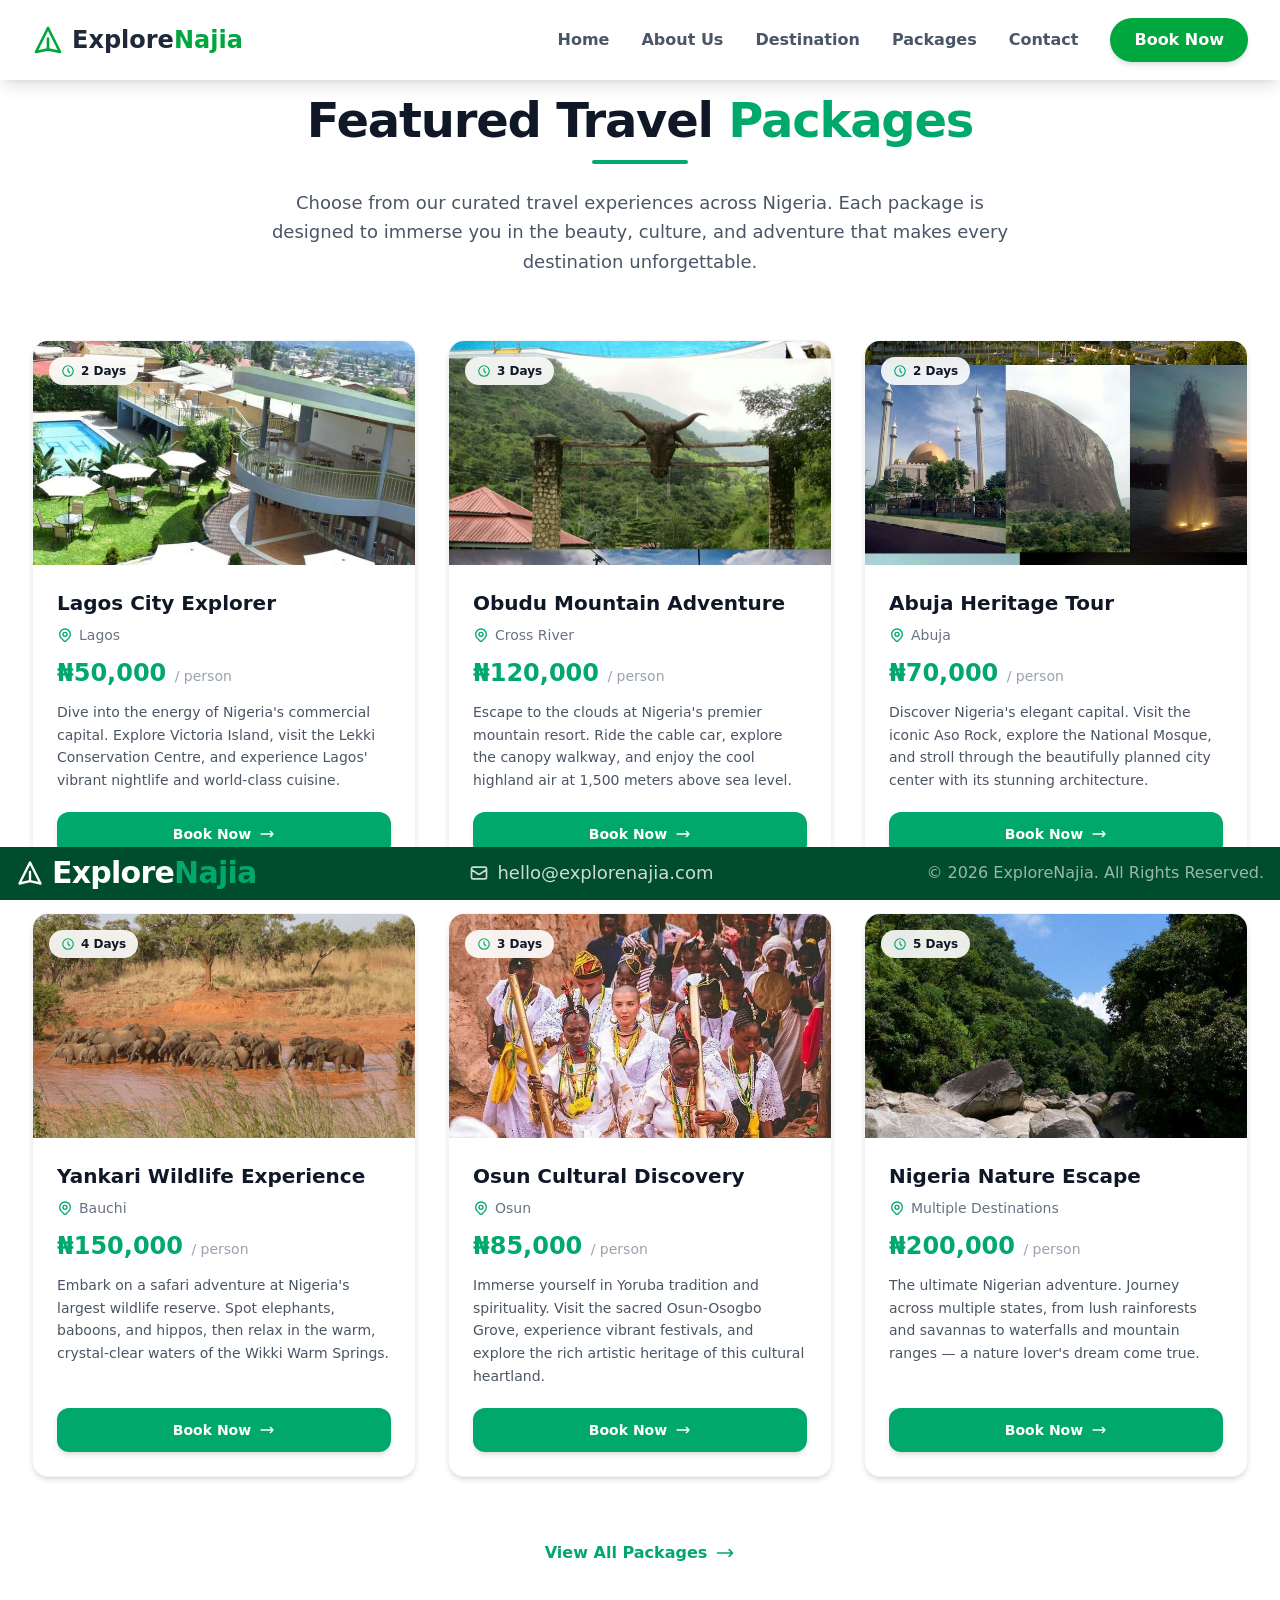
<file: packages.html>
<!DOCTYPE html>
<html lang="en">
<head>
    <meta charset="UTF-8">
    <meta name="viewport" content="width=device-width, initial-scale=1.0">
    <title>ExploreNajia - Featured Travel Packages</title>
    <!-- Tailwind CSS CDN -->
    <!-- Google Fonts -->
    <link href="https://fonts.googleapis.com/css2?family=Inter:wght@300;400;500;600;700;800&display=swap" rel="stylesheet">
    <link rel="stylesheet" href="./css/output.css">
    
    
</head>
<body class="font-sans antialiased bg-nigeria-green-faint">
        <header>
        <nav class="bg-white shadow-lg fixed w-full top-0 z-50">
        <div class="max-w-7xl mx-auto px-4 sm:px-6 lg:px-8">
            <div class="flex justify-between items-center h-20">
                
                <!-- Logo -->
                <a href="#" class="flex items-center space-x-2">
                    <svg class="w-8 h-8 text-green-600" fill="none" stroke="currentColor" viewBox="0 0 24 24">
                        <path stroke-linecap="round" stroke-linejoin="round" stroke-width="2" d="M12 19l9 2-9-18-9 18 9-2zm0 0v-8"></path>
                    </svg>
                    <span class="text-2xl font-bold text-gray-800">
                        Explore<span class="text-green-600">Najia</span>
                    </span>
                </a>

                <!-- Desktop Menu (6 items) -->
                <div class="hidden md:flex items-center space-x-8">
                    <a href="index.html" class="text-gray-600 hover:text-green-600  active:text-green-600 font-semibold transition-colors duration-200">Home</a>
                    <a href="about.html" class="text-gray-600 hover:text-green-600  active:text-green-600 font-semibold transition-colors duration-200">About Us</a>
                    <a href="destination.html" class="text-gray-600 hover:text-green-600  active:text-green-600 font-semibold transition-colors duration-200">Destination</a>
                    <a href="packages.html" class="text-gray-600 hover:text-green-600 active:text-green-600 font-semibold transition-colors duration-200">Packages</a>
                    <a href="contact.html" class="text-gray-600 hover:text-green-600 active:text-green-600  font-semibold transition-colors duration-200">Contact</a>
                 
                    
                    <!-- CTA Button -->
                    <a href="#" class="bg-green-600 text-white px-6 py-2.5 rounded-full font-semibold hover:bg-green-700 active:text-green-700 transition-colors duration-200 shadow-md">
                        Book Now
                    </a>
                </div>

                <!-- Mobile Menu Toggle (Checkbox Hack) -->
                <div class="md:hidden">
                    <label for="menu-toggle" class="cursor-pointer p-2 text-gray-600 hover:text-green-600  active:text-green-600 transition-colors">
                        <svg class="w-7 h-7" fill="none" stroke="currentColor" viewBox="0 0 24 24">
                            <path stroke-linecap="round" stroke-linejoin="round" stroke-width="2" d="M4 6h16M4 12h16M4 18h16"></path>
                        </svg>
                    </label>
                    <input type="checkbox" id="menu-toggle" class="hidden peer">
                </div>
            </div>
        </div>

        <!-- Mobile Menu (Peer-checked) -->
        <div class="hidden peer-checked:block md:hidden bg-white border-t border-gray-100">
            <div class="px-4 py-3 space-y-1">
                <a href="#" class="block px-4 py-3 rounded-lg text-gray-700 font-medium hover:bg-blue-50 hover:text-green-600 transition-colors">Home</a>
                <a href="#" class="block px-4 py-3 rounded-lg text-gray-700 font-medium hover:bg-blue-50 hover:text-green-600 transition-colors">Destinations</a>
                <a href="#" class="block px-4 py-3 rounded-lg text-gray-700 font-medium hover:bg-blue-50 hover:text-green-600 transition-colors">Packages</a>
                <a href="#" class="block px-4 py-3 rounded-lg text-gray-700 font-medium hover:bg-blue-50 hover:text-green-600 transition-colors">Tours</a>
                <a href="#" class="block px-4 py-3 rounded-lg text-gray-700 font-medium hover:bg-blue-50 hover:text-green-600 transition-colors">About</a>
                <a href="#" class="block px-4 py-3 rounded-lg text-gray-700 font-medium hover:bg-blue-50 hover:text-green-600 transition-colors">Contact</a>
                <div class="pt-2 pb-1">
                    <a href="#" class="block w-full text-center bg-green-600 text-black px-6 py-3 rounded-lg font-semibold hover:bg-green-700 transition-colors">Book Now</a>
                </div>
            </div>
        </div>
    </nav>
    </header>

    <!-- ============================================
         FEATURED TRAVEL PACKAGES SECTION START
         Appears on the Packages page
         Displays 6 curated travel package cards
    ============================================ -->
    <section class="w-full py-16 sm:py-20 lg:py-24 bg-nigeria-green-faint">

        <!-- ============================================
             SECTION CONTAINER
             Max-width container with responsive padding
        ============================================ -->
        <div class="max-w-7xl mx-auto px-4 sm:px-6 lg:px-8">

            <!-- ============================================
                 SECTION HEADER
                 Title + introductory paragraph centered
            ============================================ -->
            <div class="text-center mb-12 sm:mb-16">

                <!-- Section Title -->
                <h2 class="text-3xl sm:text-4xl lg:text-5xl font-extrabold text-gray-900 mb-4 tracking-tight">
                    Featured Travel <span class="text-nigeria-green">Packages</span>
                </h2>

                <!-- Decorative underline -->
                <div class="w-24 h-1 bg-nigeria-green mx-auto rounded-full mb-6"></div>

                <!-- Introductory Paragraph -->
                <p class="text-base sm:text-lg text-gray-600 max-w-3xl mx-auto leading-relaxed">
                    Choose from our curated travel experiences across Nigeria. Each package is designed to immerse you 
                    in the beauty, culture, and adventure that makes every destination unforgettable.
                </p>
            </div>

            <!-- ============================================
                 PACKAGES CARDS GRID
                 6 responsive package cards
                 1 column mobile → 2 columns tablet → 3 columns desktop
                 All cards have equal height (h-full)
            ============================================ -->
            <div class="grid grid-cols-1 sm:grid-cols-2 lg:grid-cols-3 gap-6 sm:gap-8">

                <!-- ============================================
                     CARD 1: LAGOS CITY EXPLORER
                     2 Days | Lagos | ₦50,000
                ============================================ -->
                <div class="group bg-white rounded-2xl overflow-hidden shadow-md hover:shadow-2xl  active:shadow-2xl  transition-all duration-500 border border-gray-100 hover:border-nigeria-green/20  active:border-nigeria-green/20 flex flex-col h-full hover:-translate-y-2   active:-translate-y-2">
                    
                    <!-- Package Image -->
                    <div class="relative h-52 sm:h-56 overflow-hidden">
                        <img 
                            src="./images/package-lagos.jpg" 
                            alt="Lagos City Explorer package"
                            class="w-full h-full object-cover transform group-hover:scale-110 group-active:scale-110 transition-transform duration-700"
                        >
                        <!-- Duration Badge -->
                        <div class="absolute top-4 left-4 bg-white/90 backdrop-blur-sm text-gray-900 text-xs font-bold px-3 py-1.5 rounded-full flex items-center gap-1.5">
                            <svg class="w-3.5 h-3.5 text-nigeria-green" fill="none" stroke="currentColor" viewBox="0 0 24 24">
                                <path stroke-linecap="round" stroke-linejoin="round" stroke-width="2" d="M12 8v4l3 3m6-3a9 9 0 11-18 0 9 9 0 0118 0z"/>
                            </svg>
                            2 Days
                        </div>
                        <!-- Image overlay on hover -->
                        <div class="absolute inset-0 bg-nigeria-green/0 group-hover:bg-nigeria-green/10 transition-colors duration-500"></div>
                    </div>

                    <!-- Card Content -->
                    <div class="p-5 sm:p-6 flex flex-col grow">
                        <!-- Package Title -->
                        <h3 class="text-xl font-bold text-gray-900 mb-2 group-hover:text-nigeria-green  group-active:text-nigeria-green  transition-colors duration-300">
                            Lagos City Explorer
                        </h3>

                        <!-- Location -->
                        <div class="flex items-center gap-1.5 text-gray-500 text-sm mb-3">
                            <svg class="w-4 h-4 text-nigeria-green" fill="none" stroke="currentColor" viewBox="0 0 24 24">
                                <path stroke-linecap="round" stroke-linejoin="round" stroke-width="2" d="M17.657 16.657L13.414 20.9a1.998 1.998 0 01-2.827 0l-4.244-4.243a8 8 0 1111.314 0z"/>
                                <path stroke-linecap="round" stroke-linejoin="round" stroke-width="2" d="M15 11a3 3 0 11-6 0 3 3 0 016 0z"/>
                            </svg>
                            Lagos
                        </div>

                        <!-- Price -->
                        <div class="text-2xl font-black text-nigeria-green mb-3">
                            ₦50,000
                            <span class="text-sm font-medium text-gray-400">/ person</span>
                        </div>

                        <!-- Short Description -->
                        <p class="text-gray-600 text-sm leading-relaxed mb-5 flex-grow">
                            Dive into the energy of Nigeria's commercial capital. Explore Victoria Island, visit the Lekki Conservation Centre, 
                            and experience Lagos' vibrant nightlife and world-class cuisine.
                        </p>

                        <!-- Book Now Button -->
                        <a href="#" class="w-full group/btn inline-flex items-center justify-center gap-2 bg-nigeria-green hover:bg-nigeria-green-dark text-white font-bold text-sm px-6 py-3 rounded-xl transition-all duration-300 shadow-md hover:shadow-lg">
                            Book Now
                            <svg class="w-4 h-4 group-hover/btn:translate-x-1 transition-transform duration-300" fill="none" stroke="currentColor" viewBox="0 0 24 24">
                                <path stroke-linecap="round" stroke-linejoin="round" stroke-width="2" d="M17 8l4 4m0 0l-4 4m4-4H3"/>
                            </svg>
                        </a>
                    </div>
                </div>

                <!-- ============================================
                     CARD 2: OBUDU MOUNTAIN ADVENTURE
                     3 Days | Cross River | ₦120,000
                ============================================ -->
                <div class="group bg-white rounded-2xl overflow-hidden shadow-md hover:shadow-2xl transition-all duration-500 border border-gray-100 hover:border-nigeria-green/20 flex flex-col h-full hover:-translate-y-2">
                    
                    <!-- Package Image -->
                    <div class="relative h-52 sm:h-56 overflow-hidden">
                        <img 
                            src="./images/package-obudu.jpg" 
                            alt="Obudu Mountain Adventure package"
                            class="w-full h-full object-cover transform group-hover:scale-110 transition-transform duration-700"
                        >
                        <!-- Duration Badge -->
                        <div class="absolute top-4 left-4 bg-white/90 backdrop-blur-sm text-gray-900 text-xs font-bold px-3 py-1.5 rounded-full flex items-center gap-1.5">
                            <svg class="w-3.5 h-3.5 text-nigeria-green" fill="none" stroke="currentColor" viewBox="0 0 24 24">
                                <path stroke-linecap="round" stroke-linejoin="round" stroke-width="2" d="M12 8v4l3 3m6-3a9 9 0 11-18 0 9 9 0 0118 0z"/>
                            </svg>
                            3 Days
                        </div>
                        <!-- Image overlay on hover -->
                        <div class="absolute inset-0 bg-nigeria-green/0 group-hover:bg-nigeria-green/10 transition-colors duration-500"></div>
                    </div>

                    <!-- Card Content -->
                    <div class="p-5 sm:p-6 flex flex-col flex-grow">
                        <!-- Package Title -->
                        <h3 class="text-xl font-bold text-gray-900 mb-2 group-hover:text-nigeria-green transition-colors duration-300">
                            Obudu Mountain Adventure
                        </h3>

                        <!-- Location -->
                        <div class="flex items-center gap-1.5 text-gray-500 text-sm mb-3">
                            <svg class="w-4 h-4 text-nigeria-green" fill="none" stroke="currentColor" viewBox="0 0 24 24">
                                <path stroke-linecap="round" stroke-linejoin="round" stroke-width="2" d="M17.657 16.657L13.414 20.9a1.998 1.998 0 01-2.827 0l-4.244-4.243a8 8 0 1111.314 0z"/>
                                <path stroke-linecap="round" stroke-linejoin="round" stroke-width="2" d="M15 11a3 3 0 11-6 0 3 3 0 016 0z"/>
                            </svg>
                            Cross River
                        </div>

                        <!-- Price -->
                        <div class="text-2xl font-black text-nigeria-green mb-3">
                            ₦120,000
                            <span class="text-sm font-medium text-gray-400">/ person</span>
                        </div>

                        <!-- Short Description -->
                        <p class="text-gray-600 text-sm leading-relaxed mb-5 flex-grow">
                            Escape to the clouds at Nigeria's premier mountain resort. Ride the cable car, explore the canopy walkway, 
                            and enjoy the cool highland air at 1,500 meters above sea level.
                        </p>

                        <!-- Book Now Button -->
                        <a href="#" class="w-full group/btn inline-flex items-center justify-center gap-2 bg-nigeria-green hover:bg-nigeria-green-dark text-white font-bold text-sm px-6 py-3 rounded-xl transition-all duration-300 shadow-md hover:shadow-lg">
                            Book Now
                            <svg class="w-4 h-4 group-hover/btn:translate-x-1 transition-transform duration-300" fill="none" stroke="currentColor" viewBox="0 0 24 24">
                                <path stroke-linecap="round" stroke-linejoin="round" stroke-width="2" d="M17 8l4 4m0 0l-4 4m4-4H3"/>
                            </svg>
                        </a>
                    </div>
                </div>

                <!-- ============================================
                     CARD 3: ABUJA HERITAGE TOUR
                     2 Days | Abuja | ₦70,000
                ============================================ -->
                <div class="group bg-white rounded-2xl overflow-hidden shadow-md hover:shadow-2xl transition-all duration-500 border border-gray-100 hover:border-nigeria-green/20 flex flex-col h-full hover:-translate-y-2">
                    
                    <!-- Package Image -->
                    <div class="relative h-52 sm:h-56 overflow-hidden">
                        <img 
                            src="./images/package-abuja.jpg" 
                            alt="Abuja Heritage Tour package"
                            class="w-full h-full object-cover transform group-hover:scale-110 transition-transform duration-700"
                        >
                        <!-- Duration Badge -->
                        <div class="absolute top-4 left-4 bg-white/90 backdrop-blur-sm text-gray-900 text-xs font-bold px-3 py-1.5 rounded-full flex items-center gap-1.5">
                            <svg class="w-3.5 h-3.5 text-nigeria-green" fill="none" stroke="currentColor" viewBox="0 0 24 24">
                                <path stroke-linecap="round" stroke-linejoin="round" stroke-width="2" d="M12 8v4l3 3m6-3a9 9 0 11-18 0 9 9 0 0118 0z"/>
                            </svg>
                            2 Days
                        </div>
                        <!-- Image overlay on hover -->
                        <div class="absolute inset-0 bg-nigeria-green/0 group-hover:bg-nigeria-green/10 transition-colors duration-500"></div>
                    </div>

                    <!-- Card Content -->
                    <div class="p-5 sm:p-6 flex flex-col flex-grow">
                        <!-- Package Title -->
                        <h3 class="text-xl font-bold text-gray-900 mb-2 group-hover:text-nigeria-green transition-colors duration-300">
                            Abuja Heritage Tour
                        </h3>

                        <!-- Location -->
                        <div class="flex items-center gap-1.5 text-gray-500 text-sm mb-3">
                            <svg class="w-4 h-4 text-nigeria-green" fill="none" stroke="currentColor" viewBox="0 0 24 24">
                                <path stroke-linecap="round" stroke-linejoin="round" stroke-width="2" d="M17.657 16.657L13.414 20.9a1.998 1.998 0 01-2.827 0l-4.244-4.243a8 8 0 1111.314 0z"/>
                                <path stroke-linecap="round" stroke-linejoin="round" stroke-width="2" d="M15 11a3 3 0 11-6 0 3 3 0 016 0z"/>
                            </svg>
                            Abuja
                        </div>

                        <!-- Price -->
                        <div class="text-2xl font-black text-nigeria-green mb-3">
                            ₦70,000
                            <span class="text-sm font-medium text-gray-400">/ person</span>
                        </div>

                        <!-- Short Description -->
                        <p class="text-gray-600 text-sm leading-relaxed mb-5 flex-grow">
                            Discover Nigeria's elegant capital. Visit the iconic Aso Rock, explore the National Mosque, 
                            and stroll through the beautifully planned city center with its stunning architecture.
                        </p>

                        <!-- Book Now Button -->
                        <a href="#" class="w-full group/btn inline-flex items-center justify-center gap-2 bg-nigeria-green hover:bg-nigeria-green-dark text-white font-bold text-sm px-6 py-3 rounded-xl transition-all duration-300 shadow-md hover:shadow-lg">
                            Book Now
                            <svg class="w-4 h-4 group-hover/btn:translate-x-1 transition-transform duration-300" fill="none" stroke="currentColor" viewBox="0 0 24 24">
                                <path stroke-linecap="round" stroke-linejoin="round" stroke-width="2" d="M17 8l4 4m0 0l-4 4m4-4H3"/>
                            </svg>
                        </a>
                    </div>
                </div>

                <!-- ============================================
                     CARD 4: YANKARI WILDLIFE EXPERIENCE
                     4 Days | Bauchi | ₦150,000
                ============================================ -->
                <div class="group bg-white rounded-2xl overflow-hidden shadow-md hover:shadow-2xl transition-all duration-500 border border-gray-100 hover:border-nigeria-green/20 flex flex-col h-full hover:-translate-y-2">
                    
                    <!-- Package Image -->
                    <div class="relative h-52 sm:h-56 overflow-hidden">
                        <img 
                            src="./images/package-yankari.jpg" 
                            alt="Yankari Wildlife Experience package"
                            class="w-full h-full object-cover transform group-hover:scale-110 transition-transform duration-700"
                        >
                        <!-- Duration Badge -->
                        <div class="absolute top-4 left-4 bg-white/90 backdrop-blur-sm text-gray-900 text-xs font-bold px-3 py-1.5 rounded-full flex items-center gap-1.5">
                            <svg class="w-3.5 h-3.5 text-nigeria-green" fill="none" stroke="currentColor" viewBox="0 0 24 24">
                                <path stroke-linecap="round" stroke-linejoin="round" stroke-width="2" d="M12 8v4l3 3m6-3a9 9 0 11-18 0 9 9 0 0118 0z"/>
                            </svg>
                            4 Days
                        </div>
                        <!-- Image overlay on hover -->
                        <div class="absolute inset-0 bg-nigeria-green/0 group-hover:bg-nigeria-green/10 transition-colors duration-500"></div>
                    </div>

                    <!-- Card Content -->
                    <div class="p-5 sm:p-6 flex flex-col grow">
                        <!-- Package Title -->
                        <h3 class="text-xl font-bold text-gray-900 mb-2 group-hover:text-nigeria-green transition-colors duration-300">
                            Yankari Wildlife Experience
                        </h3>

                        <!-- Location -->
                        <div class="flex items-center gap-1.5 text-gray-500 text-sm mb-3">
                            <svg class="w-4 h-4 text-nigeria-green" fill="none" stroke="currentColor" viewBox="0 0 24 24">
                                <path stroke-linecap="round" stroke-linejoin="round" stroke-width="2" d="M17.657 16.657L13.414 20.9a1.998 1.998 0 01-2.827 0l-4.244-4.243a8 8 0 1111.314 0z"/>
                                <path stroke-linecap="round" stroke-linejoin="round" stroke-width="2" d="M15 11a3 3 0 11-6 0 3 3 0 016 0z"/>
                            </svg>
                            Bauchi
                        </div>

                        <!-- Price -->
                        <div class="text-2xl font-black text-nigeria-green mb-3">
                            ₦150,000
                            <span class="text-sm font-medium text-gray-400">/ person</span>
                        </div>

                        <!-- Short Description -->
                        <p class="text-gray-600 text-sm leading-relaxed mb-5 flex-grow">
                            Embark on a safari adventure at Nigeria's largest wildlife reserve. Spot elephants, baboons, and hippos, 
                            then relax in the warm, crystal-clear waters of the Wikki Warm Springs.
                        </p>

                        <!-- Book Now Button -->
                        <a href="#" class="w-full group/btn inline-flex items-center justify-center gap-2 bg-nigeria-green hover:bg-nigeria-green-dark text-white font-bold text-sm px-6 py-3 rounded-xl transition-all duration-300 shadow-md hover:shadow-lg">
                            Book Now
                            <svg class="w-4 h-4 group-hover/btn:translate-x-1 transition-transform duration-300" fill="none" stroke="currentColor" viewBox="0 0 24 24">
                                <path stroke-linecap="round" stroke-linejoin="round" stroke-width="2" d="M17 8l4 4m0 0l-4 4m4-4H3"/>
                            </svg>
                        </a>
                    </div>
                </div>

                <!-- ============================================
                     CARD 5: OSUN CULTURAL DISCOVERY
                     3 Days | Osun | ₦85,000
                ============================================ -->
                <div class="group bg-white rounded-2xl overflow-hidden shadow-md hover:shadow-2xl transition-all duration-500 border border-gray-100 hover:border-nigeria-green/20 flex flex-col h-full hover:-translate-y-2">
                    
                    <!-- Package Image -->
                    <div class="relative h-52 sm:h-56 overflow-hidden">
                        <img 
                            src="./images/package-osun.jpg" 
                            alt="Osun Cultural Discovery package"
                            class="w-full h-full object-cover transform group-hover:scale-110 transition-transform duration-700"
                        >
                        <!-- Duration Badge -->
                        <div class="absolute top-4 left-4 bg-white/90 backdrop-blur-sm text-gray-900 text-xs font-bold px-3 py-1.5 rounded-full flex items-center gap-1.5">
                            <svg class="w-3.5 h-3.5 text-nigeria-green" fill="none" stroke="currentColor" viewBox="0 0 24 24">
                                <path stroke-linecap="round" stroke-linejoin="round" stroke-width="2" d="M12 8v4l3 3m6-3a9 9 0 11-18 0 9 9 0 0118 0z"/>
                            </svg>
                            3 Days
                        </div>
                        <!-- Image overlay on hover -->
                        <div class="absolute inset-0 bg-nigeria-green/0 group-hover:bg-nigeria-green/10 transition-colors duration-500"></div>
                    </div>

                    <!-- Card Content -->
                    <div class="p-5 sm:p-6 flex flex-col flex-grow">
                        <!-- Package Title -->
                        <h3 class="text-xl font-bold text-gray-900 mb-2 group-hover:text-nigeria-green transition-colors duration-300">
                            Osun Cultural Discovery
                        </h3>

                        <!-- Location -->
                        <div class="flex items-center gap-1.5 text-gray-500 text-sm mb-3">
                            <svg class="w-4 h-4 text-nigeria-green" fill="none" stroke="currentColor" viewBox="0 0 24 24">
                                <path stroke-linecap="round" stroke-linejoin="round" stroke-width="2" d="M17.657 16.657L13.414 20.9a1.998 1.998 0 01-2.827 0l-4.244-4.243a8 8 0 1111.314 0z"/>
                                <path stroke-linecap="round" stroke-linejoin="round" stroke-width="2" d="M15 11a3 3 0 11-6 0 3 3 0 016 0z"/>
                            </svg>
                            Osun
                        </div>

                        <!-- Price -->
                        <div class="text-2xl font-black text-nigeria-green mb-3">
                            ₦85,000
                            <span class="text-sm font-medium text-gray-400">/ person</span>
                        </div>

                        <!-- Short Description -->
                        <p class="text-gray-600 text-sm leading-relaxed mb-5 flex-grow">
                            Immerse yourself in Yoruba tradition and spirituality. Visit the sacred Osun-Osogbo Grove, 
                            experience vibrant festivals, and explore the rich artistic heritage of this cultural heartland.
                        </p>

                        <!-- Book Now Button -->
                        <a href="#" class="w-full group/btn inline-flex items-center justify-center gap-2 bg-nigeria-green hover:bg-nigeria-green-dark text-white font-bold text-sm px-6 py-3 rounded-xl transition-all duration-300 shadow-md hover:shadow-lg">
                            Book Now
                            <svg class="w-4 h-4 group-hover/btn:translate-x-1 transition-transform duration-300" fill="none" stroke="currentColor" viewBox="0 0 24 24">
                                <path stroke-linecap="round" stroke-linejoin="round" stroke-width="2" d="M17 8l4 4m0 0l-4 4m4-4H3"/>
                            </svg>
                        </a>
                    </div>
                </div>

                <!-- ============================================
                     CARD 6: NIGERIA NATURE ESCAPE
                     5 Days | Multiple Destinations | ₦200,000
                ============================================ -->
                <div class="group bg-white rounded-2xl overflow-hidden shadow-md hover:shadow-2xl transition-all duration-500 border border-gray-100 hover:border-nigeria-green/20 flex flex-col h-full hover:-translate-y-2">
                    
                    <!-- Package Image -->
                    <div class="relative h-52 sm:h-56 overflow-hidden">
                        <img 
                            src="./images/package-nature.jpg" 
                            alt="Nigeria Nature Escape package"
                            class="w-full h-full object-cover transform group-hover:scale-110 transition-transform duration-700"
                        >
                        <!-- Duration Badge -->
                        <div class="absolute top-4 left-4 bg-white/90 backdrop-blur-sm text-gray-900 text-xs font-bold px-3 py-1.5 rounded-full flex items-center gap-1.5">
                            <svg class="w-3.5 h-3.5 text-nigeria-green" fill="none" stroke="currentColor" viewBox="0 0 24 24">
                                <path stroke-linecap="round" stroke-linejoin="round" stroke-width="2" d="M12 8v4l3 3m6-3a9 9 0 11-18 0 9 9 0 0118 0z"/>
                            </svg>
                            5 Days
                        </div>
                        <!-- Image overlay on hover -->
                        <div class="absolute inset-0 bg-nigeria-green/0 group-hover:bg-nigeria-green/10 transition-colors duration-500"></div>
                    </div>

                    <!-- Card Content -->
                    <div class="p-5 sm:p-6 flex flex-col flex-grow">
                        <!-- Package Title -->
                        <h3 class="text-xl font-bold text-gray-900 mb-2 group-hover:text-nigeria-green transition-colors duration-300">
                            Nigeria Nature Escape
                        </h3>

                        <!-- Location -->
                        <div class="flex items-center gap-1.5 text-gray-500 text-sm mb-3">
                            <svg class="w-4 h-4 text-nigeria-green" fill="none" stroke="currentColor" viewBox="0 0 24 24">
                                <path stroke-linecap="round" stroke-linejoin="round" stroke-width="2" d="M17.657 16.657L13.414 20.9a1.998 1.998 0 01-2.827 0l-4.244-4.243a8 8 0 1111.314 0z"/>
                                <path stroke-linecap="round" stroke-linejoin="round" stroke-width="2" d="M15 11a3 3 0 11-6 0 3 3 0 016 0z"/>
                            </svg>
                            Multiple Destinations
                        </div>

                        <!-- Price -->
                        <div class="text-2xl font-black text-nigeria-green mb-3">
                            ₦200,000
                            <span class="text-sm font-medium text-gray-400">/ person</span>
                        </div>

                        <!-- Short Description -->
                        <p class="text-gray-600 text-sm leading-relaxed mb-5 flex-grow">
                            The ultimate Nigerian adventure. Journey across multiple states, from lush rainforests and savannas 
                            to waterfalls and mountain ranges — a nature lover's dream come true.
                        </p>

                        <!-- Book Now Button -->
                        <a href="#" class="w-full group/btn inline-flex items-center justify-center gap-2 bg-nigeria-green hover:bg-nigeria-green-dark text-white font-bold text-sm px-6 py-3 rounded-xl transition-all duration-300 shadow-md hover:shadow-lg">
                            Book Now
                            <svg class="w-4 h-4 group-hover/btn:translate-x-1 transition-transform duration-300" fill="none" stroke="currentColor" viewBox="0 0 24 24">
                                <path stroke-linecap="round" stroke-linejoin="round" stroke-width="2" d="M17 8l4 4m0 0l-4 4m4-4H3"/>
                            </svg>
                        </a>
                    </div>
                </div>

            </div>
            <!-- End of Packages Cards Grid -->

            <!-- ============================================
                 VIEW ALL PACKAGES LINK
                 Optional footer link for the section
            ============================================ -->
            <div class="text-center mt-12 sm:mt-16">
                <a href="#" class="inline-flex items-center gap-2 text-nigeria-green font-semibold hover:text-nigeria-green-dark transition-colors duration-300 group">
                    View All Packages
                    <svg class="w-5 h-5 group-hover:translate-x-1 transition-transform duration-300" fill="none" stroke="currentColor" viewBox="0 0 24 24">
                        <path stroke-linecap="round" stroke-linejoin="round" stroke-width="2" d="M17 8l4 4m0 0l-4 4m4-4H3"/>
                    </svg>
                </a>
            </div>

        </div>
        <!-- End of Section Container -->

    </section>
    <!-- ============================================
         FEATURED TRAVEL PACKAGES SECTION END
    ============================================ -->


     <footer class="w-full bg-nigeria-green-darker sticky bottom-0 text-sm z-10">
    <!-- ============================================
         FOOTER CONTENT CONTAINER
         Centered content with responsive padding
    ============================================ -->
    <div class="max-w-7xl mx-auto px-2 py-2 sm:px-4 lg:px-4 py-2">
        
        <!-- Mobile: Stack vertically | Desktop: Row with space-between -->
        <div class="flex flex-col sm:flex-row items-center justify-between gap-4">
            
            <!-- ============================================
                 BRAND NAME
                 ExploreNajia logo text with plane icon
            ============================================ -->
            <div>
                <a href="#" class="inline-flex items-center gap-2 group">
                    <!-- Plane Icon -->
                    <svg class="w-7 h-7 text-white group-hover:text-nigeria-green transition-colors duration-300" fill="none" stroke="currentColor" viewBox="0 0 24 24">
                        <path stroke-linecap="round" stroke-linejoin="round" stroke-width="2" d="M12 19l9 2-9-18-9 18 9-2zm0 0v-8"/>
                    </svg>
                    <!-- Brand Name -->
                    <span class="text-2xl sm:text-3xl font-extrabold text-white tracking-tight">
                        Explore<span class="text-nigeria-green">Najia</span>
                    </span>
                </a>
            </div>

            <!-- ============================================
                 EMAIL ADDRESS SECTION
                 Contact email with mail icon
            ============================================ -->
            <div>
                <a href="mailto:hello@explorenajia.com" class="inline-flex items-center gap-2 text-white/80 hover:text-white transition-colors duration-300 group">
                    <!-- Mail Icon -->
                    <svg class="w-5 h-5 group-hover:scale-110 transition-transform duration-300" fill="none" stroke="currentColor" viewBox="0 0 24 24">
                        <path stroke-linecap="round" stroke-linejoin="round" stroke-width="2" d="M3 8l7.89 5.26a2 2 0 002.22 0L21 8M5 19h14a2 2 0 002-2V7a2 2 0 00-2-2H5a2 2 0 00-2 2v10a2 2 0 002 2z"/>
                    </svg>
                    <!-- Email Address -->
                    <span class="text-base sm:text-lg font-medium">hello@explorenajia.com</span>
                </a>
            </div>

            <!-- ============================================
                 COPYRIGHT TEXT
                 Year 2026 with all rights reserved
            ============================================ -->
            <p class="text-white/60 text-sm sm:text-base">
                &copy; 2026 ExploreNajia. All Rights Reserved.
            </p>
            
        </div>
    </div>
    <!-- End of Footer Content Container -->
</footer>

</body>
</html>
</file>
